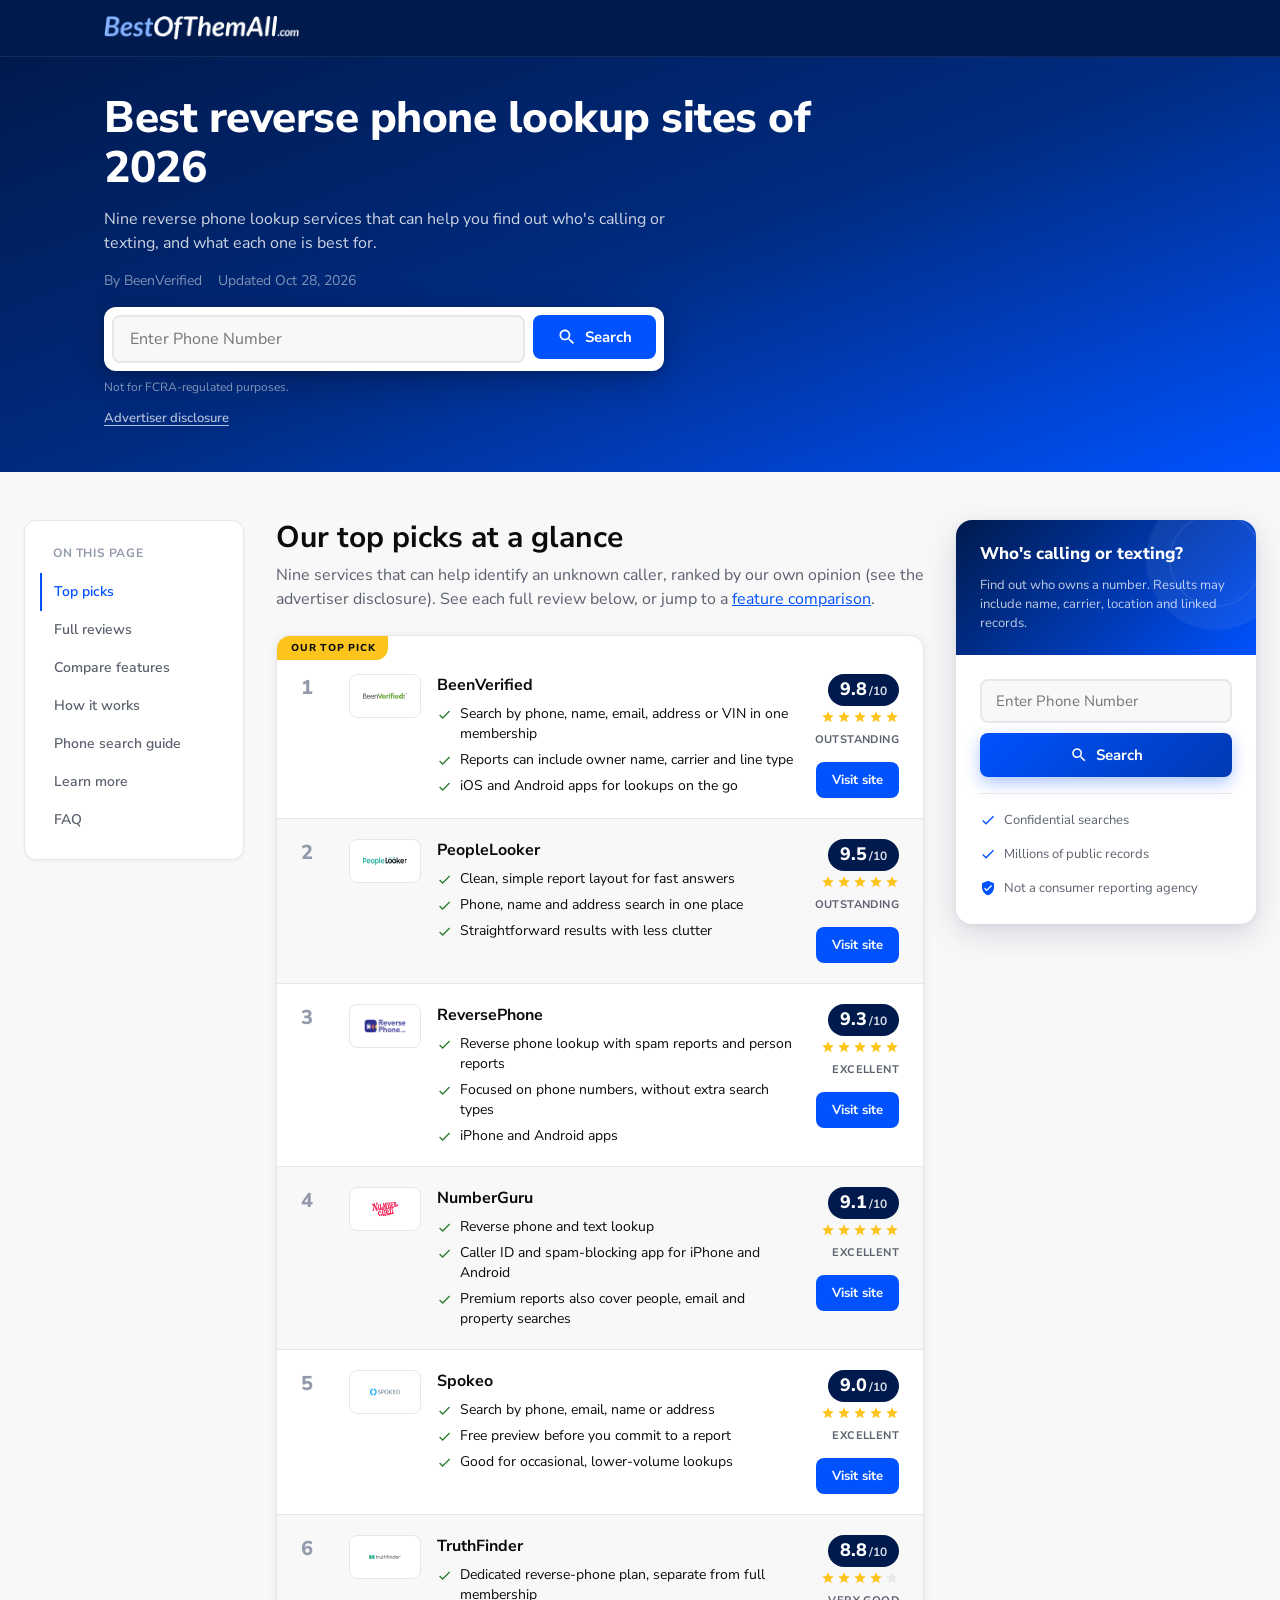
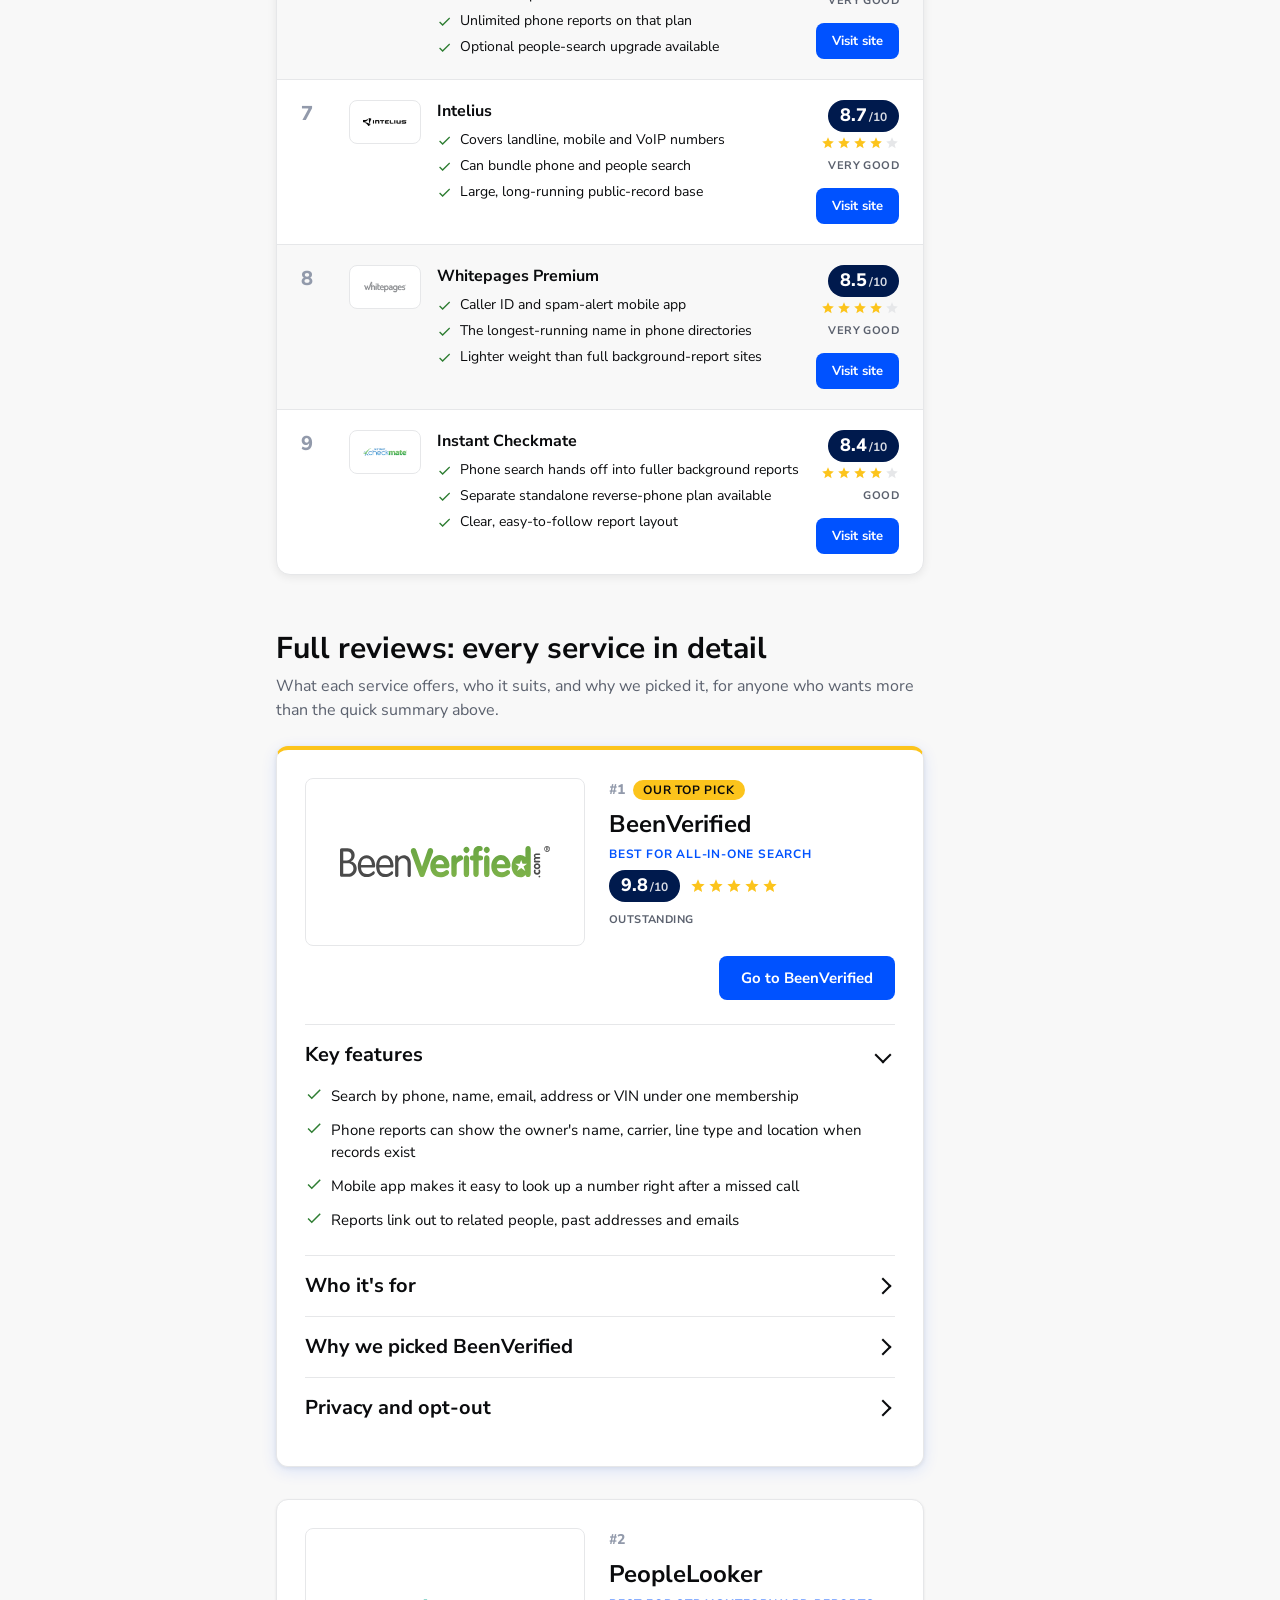
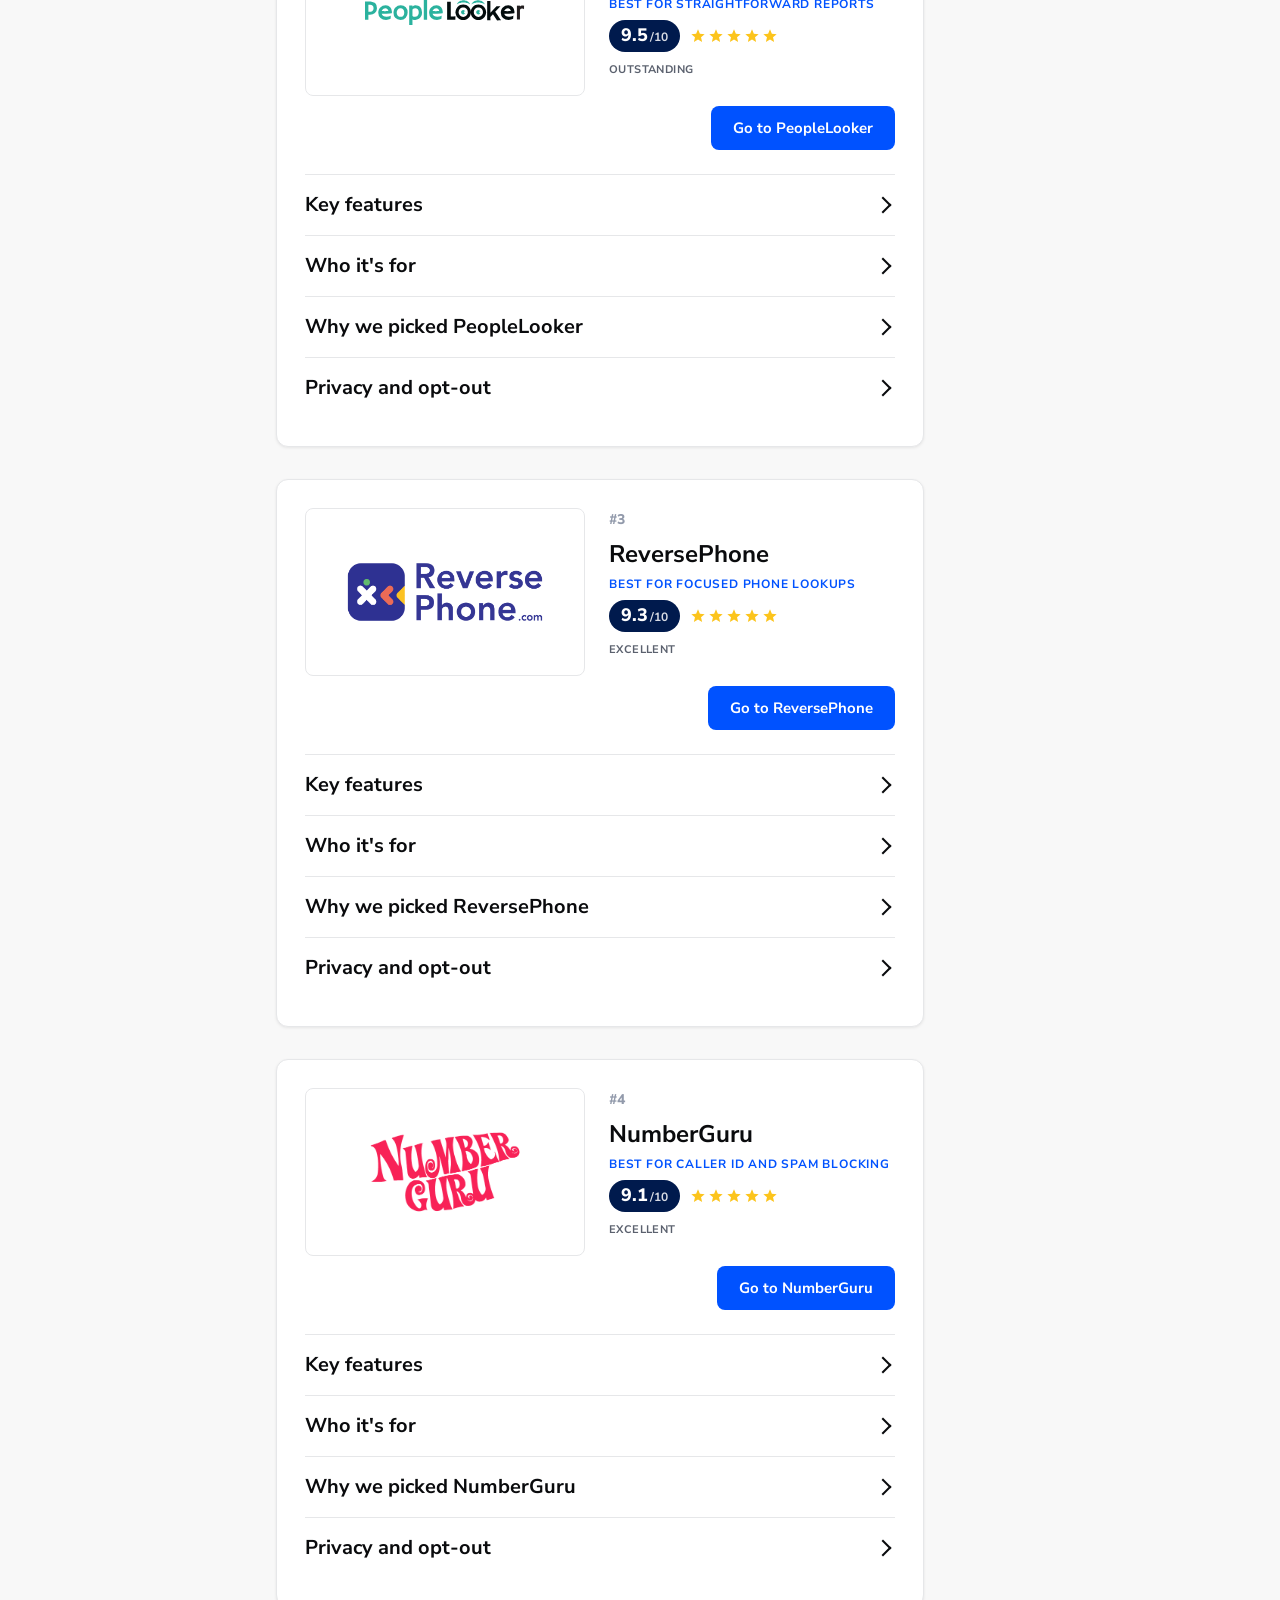
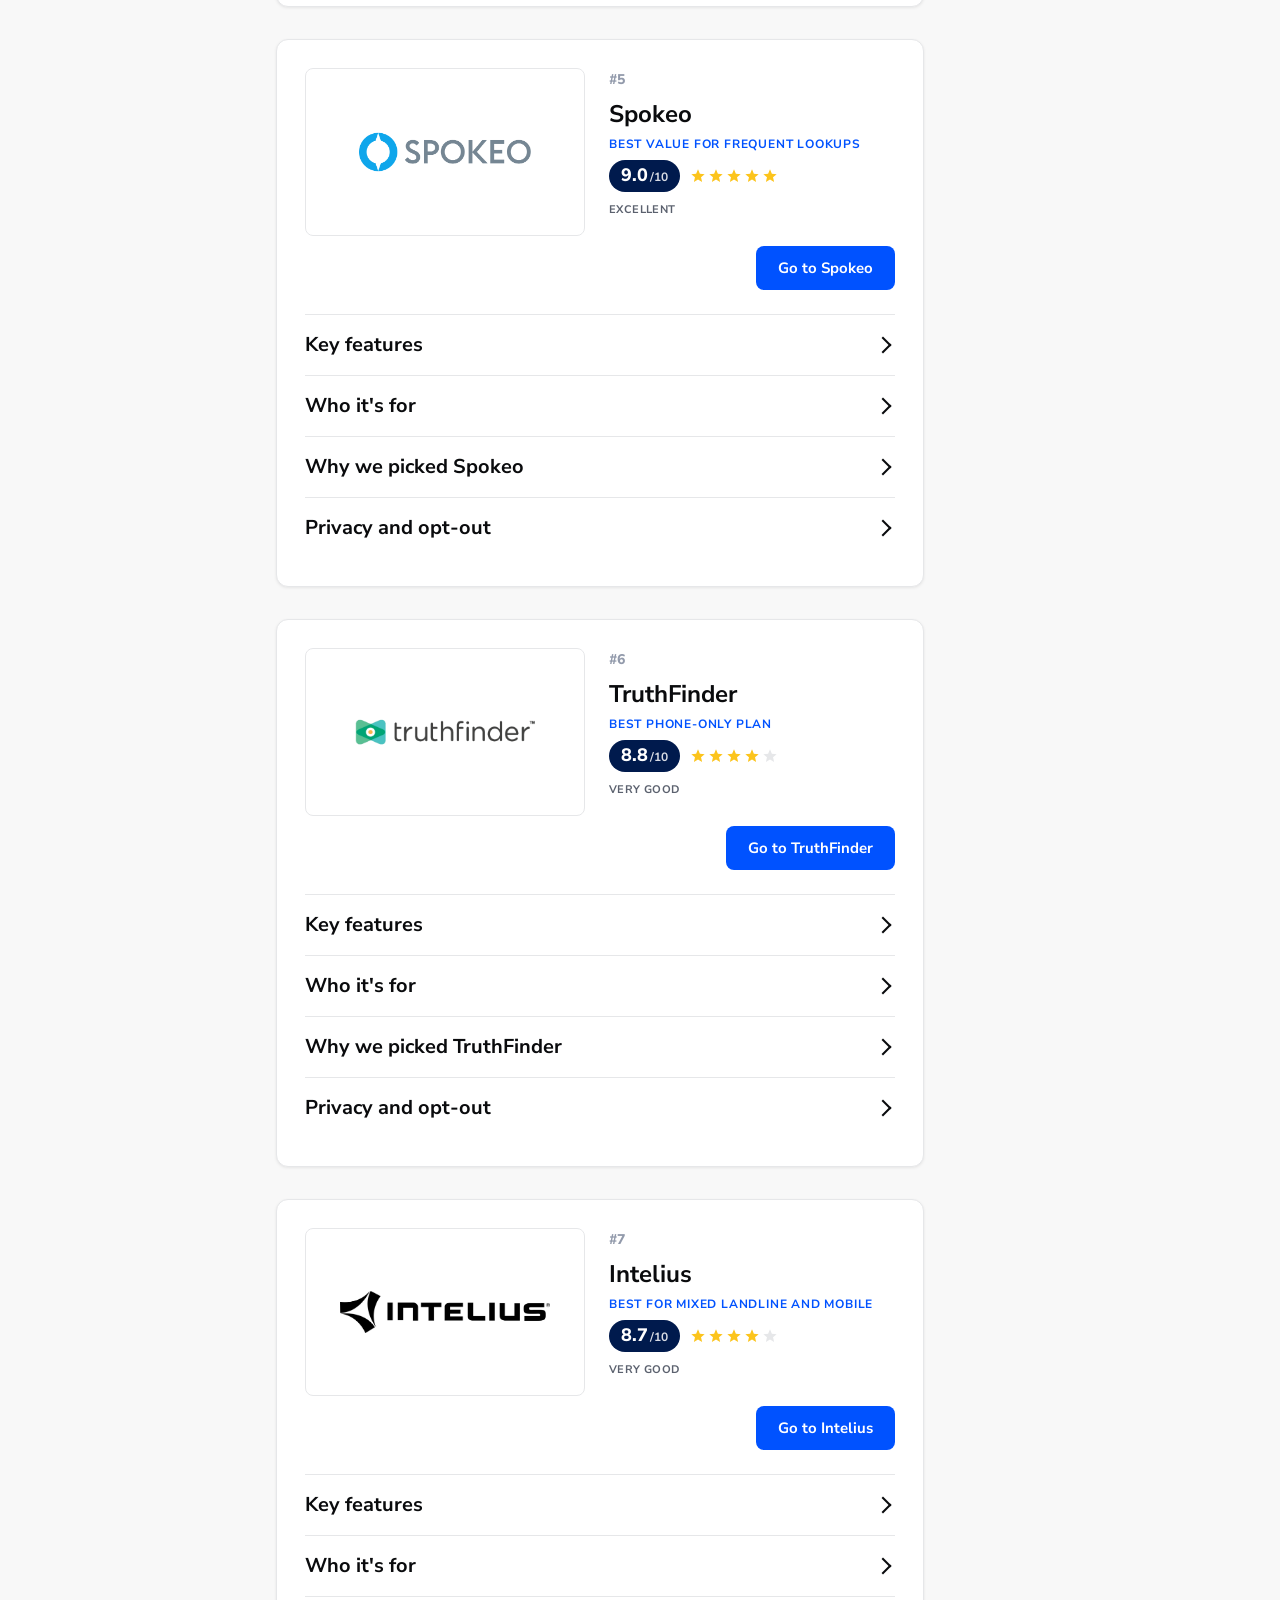
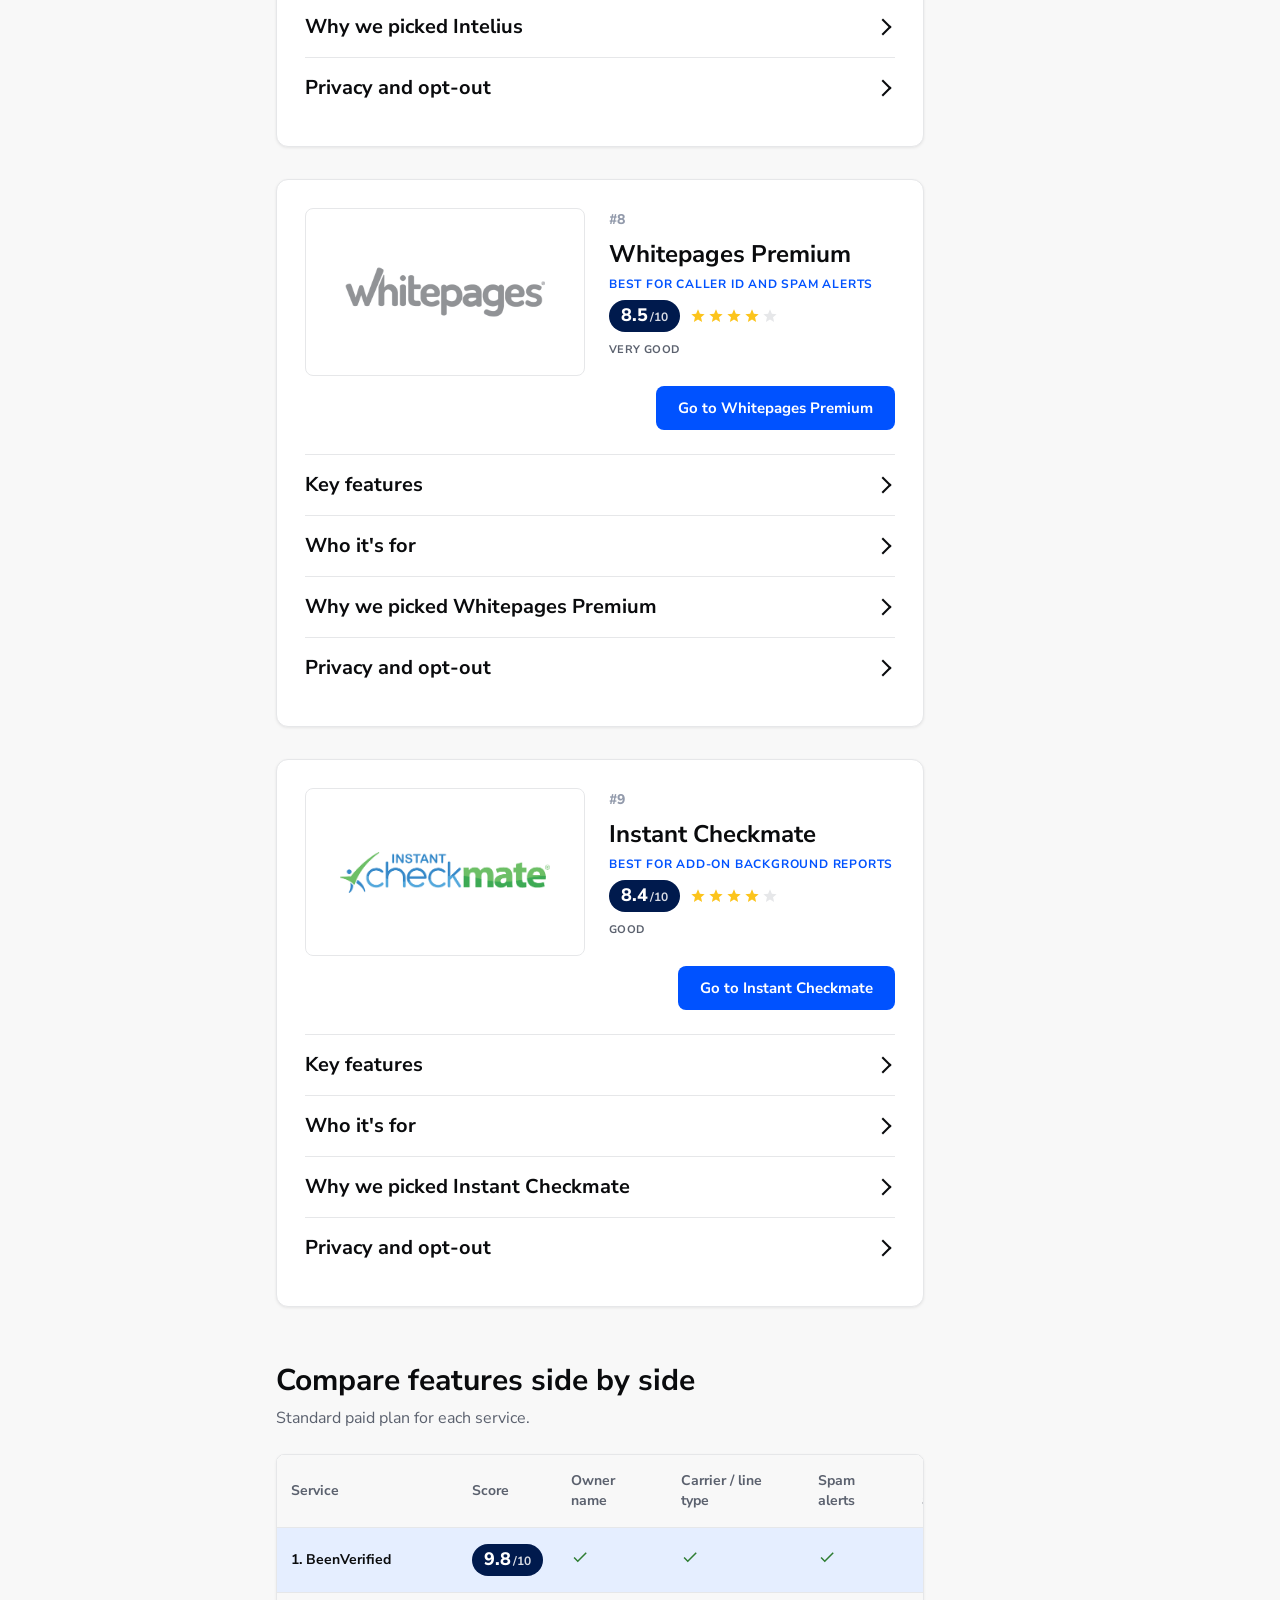
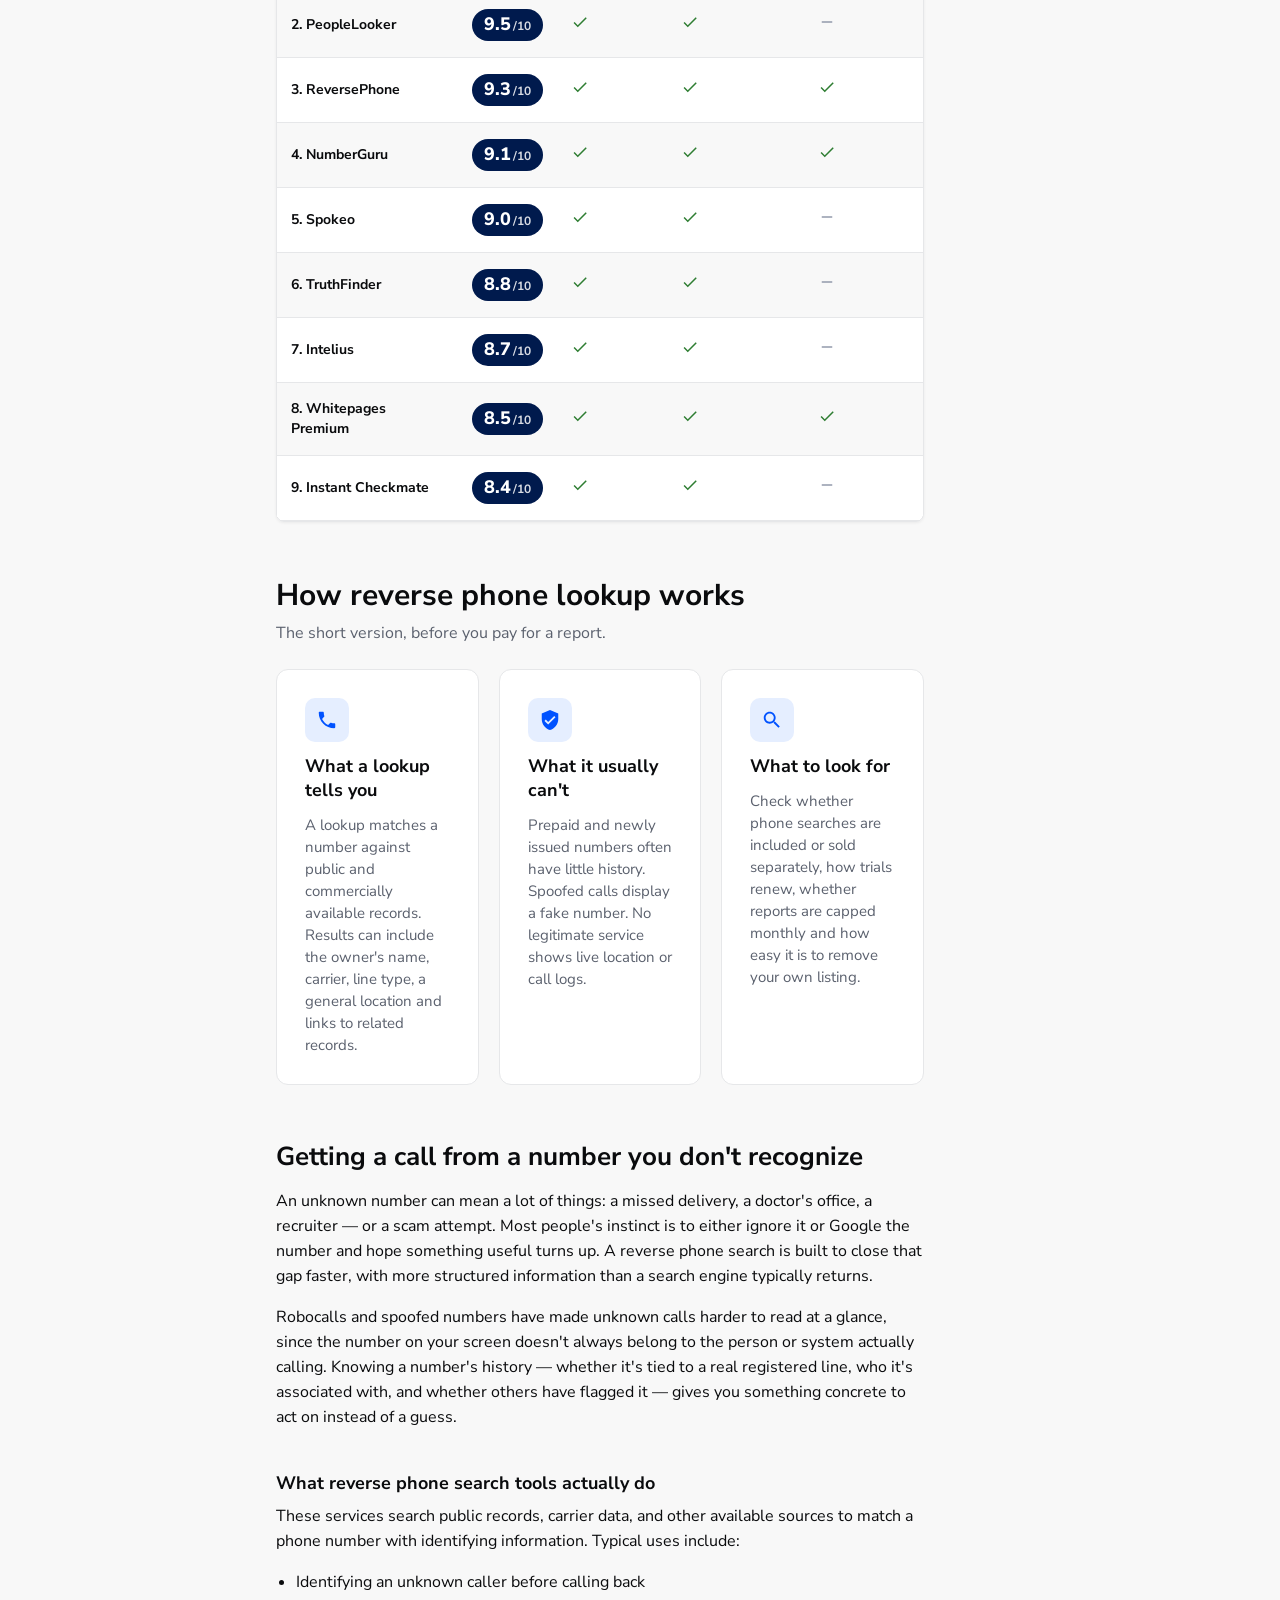
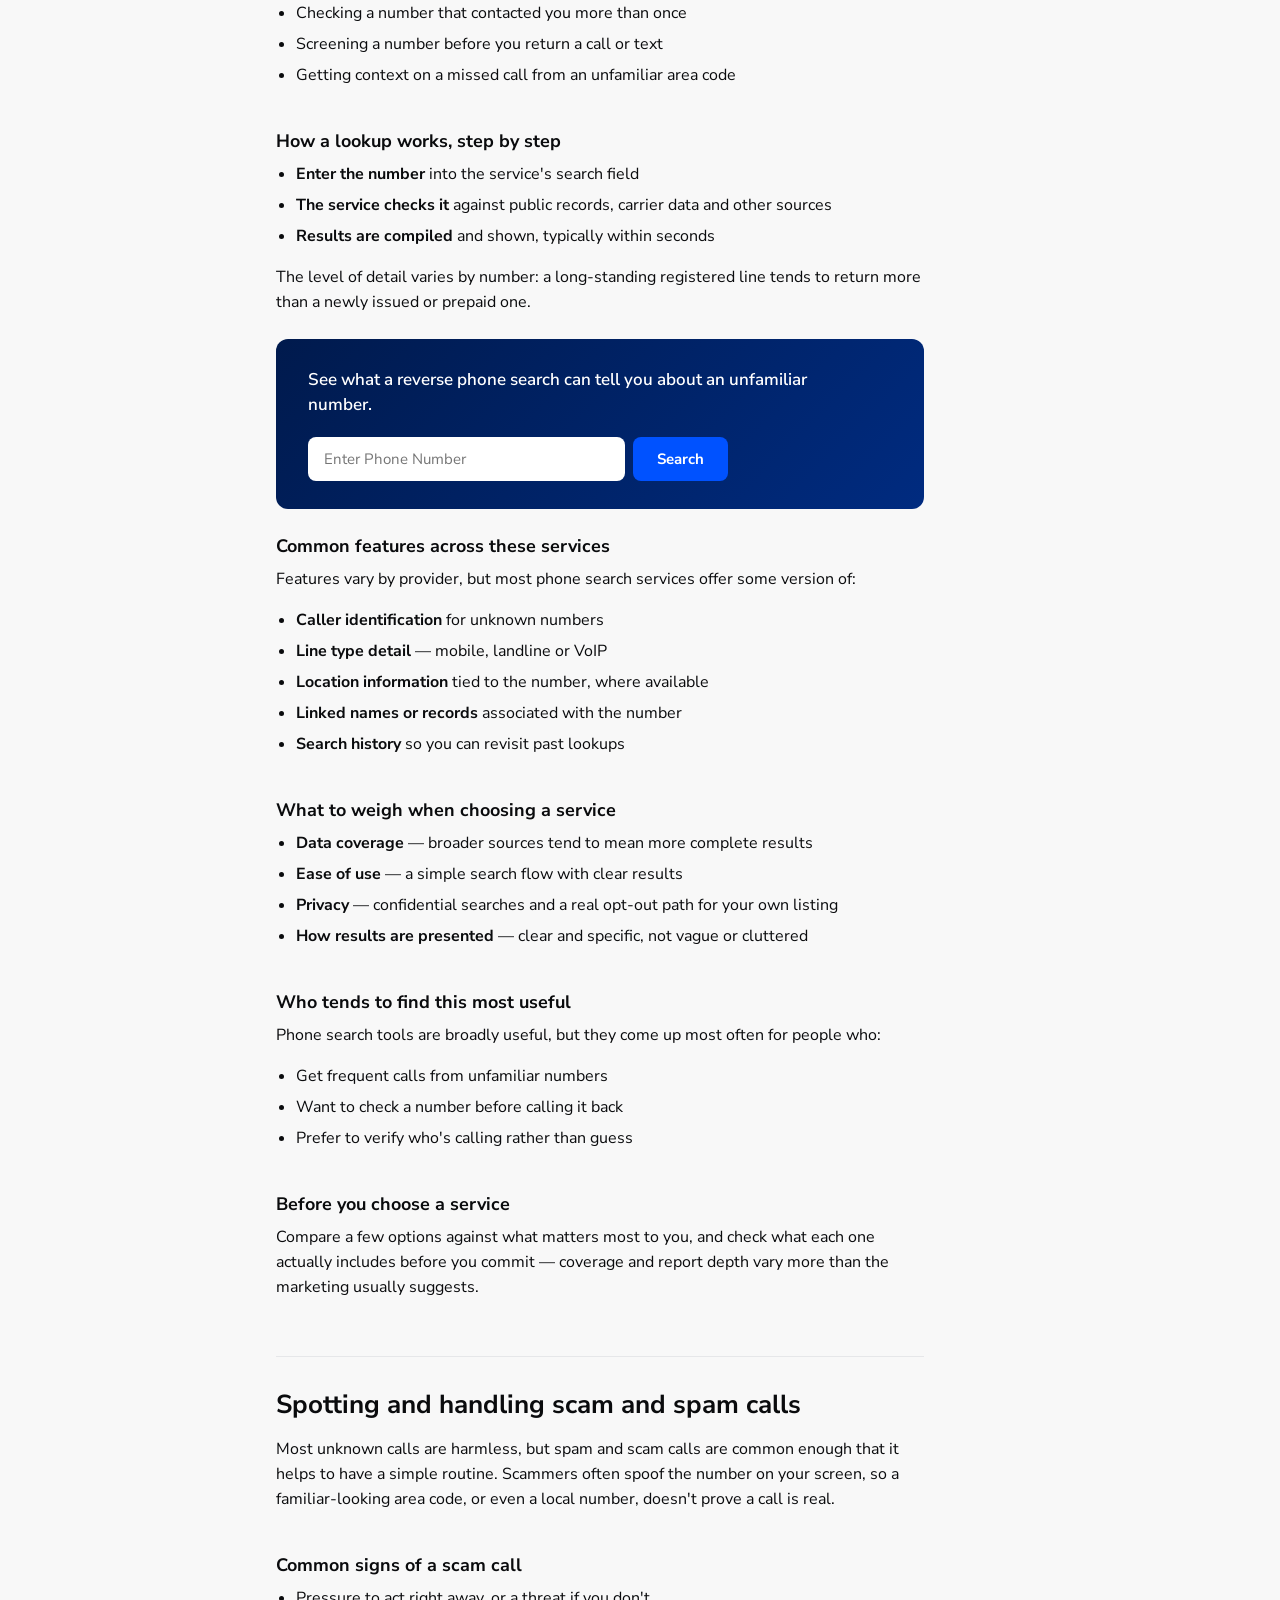
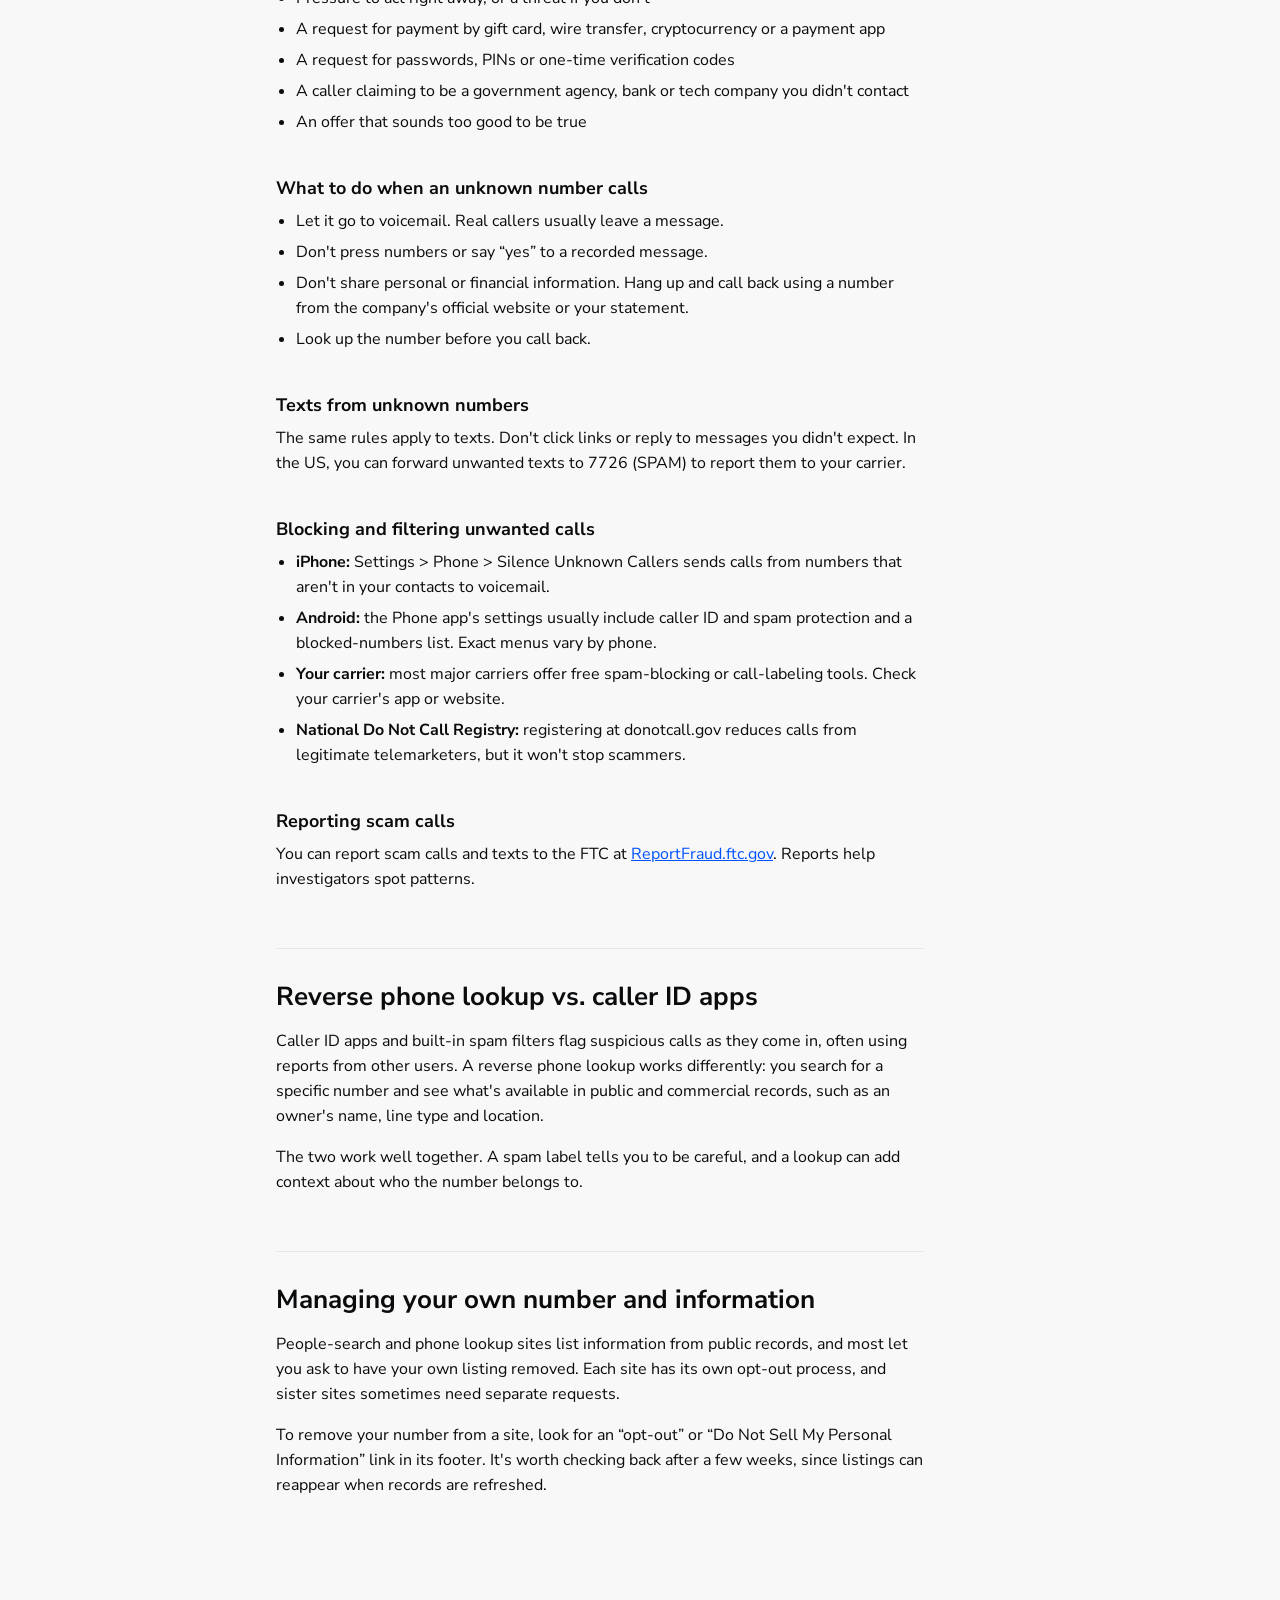
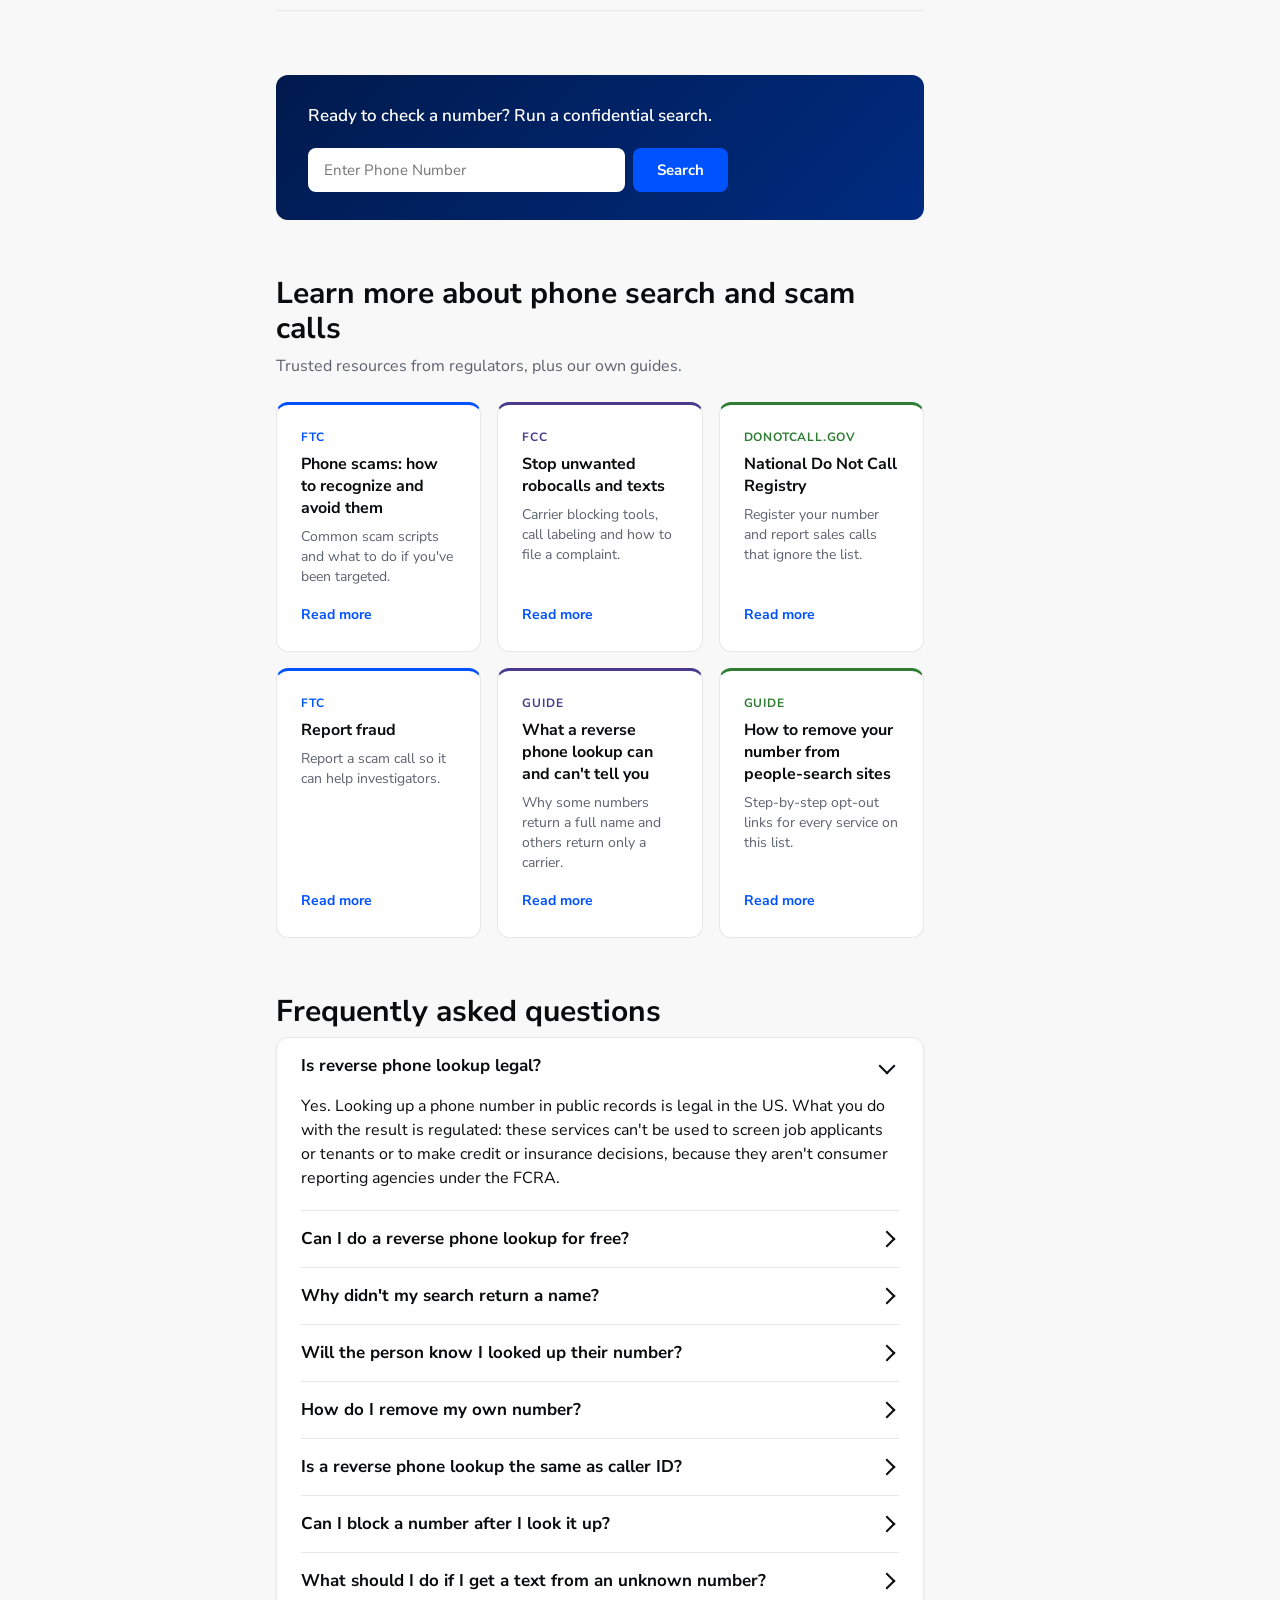
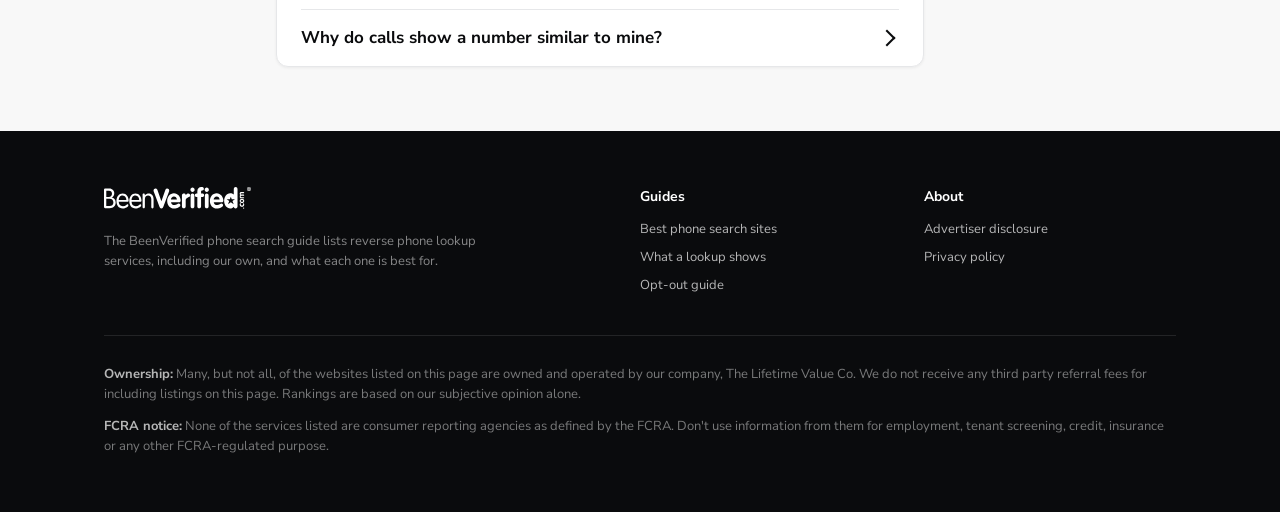
<file: index.html>
<!doctype html>
<html lang="en">
<head>
<meta name="robots" content="noindex, nofollow">
<meta charset="utf-8">
<meta name="viewport" content="width=device-width, initial-scale=1">
<title>Best reverse phone lookup sites of 2026</title>
<meta name="description" content="Nine reverse phone lookup services that can help you find out who's calling or texting, and what each one is best for.">
<link rel="preconnect" href="https://fonts.googleapis.com">
<link rel="preconnect" href="https://fonts.gstatic.com" crossorigin>
<link href="https://fonts.googleapis.com/css2?family=Nunito+Sans:wght@400;600;700;800&amp;display=swap" rel="stylesheet">
<link rel="stylesheet" href="css/tokens.css?v=69221364">
<link rel="stylesheet" href="css/page.css?v=7db96518">
</head>
<body>
<div id="top">

<header class="site-header">
  <div class="wrap site-header-in"><img class="site-logo" src="assets/bestofthemall.png" alt="BestofThemAll"></div>
</header>

<section class="hero">
  <div class="wrap hero-in">
    <h1 class="h1">Best reverse phone lookup sites of 2026</h1>
    <p class="hero-sub">Nine reverse phone lookup services that can help you find out who's calling or texting, and what each one is best for.</p>
    <div class="byline"><span>By BeenVerified</span><span>Updated Oct 28, 2026</span></div>
    <div class="hero-search">
      
<form role="search" class="search search-hero" action="https://www.beenverified.com/lp/596a06/1/landing" method="get" target="_blank" rel="noopener" data-loading-url="https://www.beenverified.com/lp/596a06/2/loading/2fa779">
  <label class="sr-only" for="phone">Phone number</label>
  <input id="phone" type="tel" inputmode="tel" autocomplete="tel-national" placeholder="Enter Phone Number">
  <button type="submit" class="btn btn-search"><svg class="ic " width="20" height="20" viewBox="0 0 24 24" aria-hidden="true"><path d="M15.5 14h-.79l-.28-.27C15.41 12.59 16 11.11 16 9.5 16 5.91 13.09 3 9.5 3S3 5.91 3 9.5 5.91 16 9.5 16c1.61 0 3.09-.59 4.23-1.57l.27.28v.79l5 4.99L20.49 19l-4.99-5zm-6 0C7.01 14 5 11.99 5 9.5S7.01 5 9.5 5 14 7.01 14 9.5 11.99 14 9.5 14z"/></svg> Search</button>
  <p class="search-error" id="phone-error" role="alert" hidden>Please enter a valid phone number, e.g. (212) 555-6789</p>
</form>
      <p class="hero-note">Not for FCRA-regulated purposes.</p>
    </div>
    <details class="disc" id="disclosure">
      <summary class="disc-sum">Advertiser disclosure</summary>
      <div class="disc-body"><p>Many, but not all, of the websites listed on this page are owned and operated by our company, The Lifetime Value Co. We do not receive any third party referral fees for including listings on this page.</p><p>Any opinions or recommendations expressed on this page are solely those of our company and are not influenced by any third party. Rankings are based on our subjective opinion alone. We do not feature all providers on the market.</p><p>We cannot guarantee that all information provided is necessarily 100% complete, accurate or up to date. The information which appears on this site is subject to change at any time.</p></div>
    </details>
  </div>
</section>

<nav aria-label="On this page" class="toc-horizontal">
  <div class="wrap toc-horizontal-in"><a href="#picks" class="tocnav-link" data-spy>Top picks</a><a href="#reviews" class="tocnav-link" data-spy>Reviews</a><a href="#compare" class="tocnav-link" data-spy>Compare</a><a href="#guide-what-it-shows" class="tocnav-link" data-spy>How it works</a><a href="#guide-opt-out" class="tocnav-link" data-spy>Guide</a><a href="#learn" class="tocnav-link" data-spy>Learn</a><a href="#faq" class="tocnav-link" data-spy>FAQ</a></div>
</nav>
<div class="sticky-cta">
  <div class="cta-in">
    <div class="cta-left"><svg class="ic cta-ic" width="18" height="18" viewBox="0 0 24 24" aria-hidden="true"><path d="M6.62 10.79c1.44 2.83 3.76 5.15 6.59 6.59l2.2-2.2c.27-.27.67-.36 1.02-.24 1.12.37 2.33.57 3.57.57.55 0 1 .45 1 1V20c0 .55-.45 1-1 1-9.39 0-17-7.61-17-17 0-.55.45-1 1-1h3.5c.55 0 1 .45 1 1 0 1.25.2 2.45.57 3.57.11.35.03.74-.25 1.02l-2.2 2.2z"/></svg><span class="cta-label">Know who's calling</span></div>
    <div class="cta-right">
      <a href="https://www.beenverified.com/lp/596a06/1/landing" target="_blank" rel="noopener" class="btn btn-cta"><svg class="ic " width="16" height="16" viewBox="0 0 24 24" aria-hidden="true"><path d="M15.5 14h-.79l-.28-.27C15.41 12.59 16 11.11 16 9.5 16 5.91 13.09 3 9.5 3S3 5.91 3 9.5 5.91 16 9.5 16c1.61 0 3.09-.59 4.23-1.57l.27.28v.79l5 4.99L20.49 19l-4.99-5zm-6 0C7.01 14 5 11.99 5 9.5S7.01 5 9.5 5 14 7.01 14 9.5 11.99 14 9.5 14z"/></svg> Search a number</a>
    </div>
  </div>
</div>
<nav aria-label="Table of contents" class="toc-mobile">
  <details>
    <summary>Table of contents<span class="chev" aria-hidden="true"></span></summary>
    <div class="toc-mobile-list"><a href="#picks" class="toc-mobile-link" data-spy>Top picks<span aria-hidden="true">&rarr;</span></a><a href="#reviews" class="toc-mobile-link" data-spy>Full reviews<span aria-hidden="true">&rarr;</span></a><a href="#compare" class="toc-mobile-link" data-spy>Compare features<span aria-hidden="true">&rarr;</span></a><a href="#guide-what-it-shows" class="toc-mobile-link" data-spy>How it works<span aria-hidden="true">&rarr;</span></a><a href="#guide-opt-out" class="toc-mobile-link" data-spy>Phone search guide<span aria-hidden="true">&rarr;</span></a><a href="#learn" class="toc-mobile-link" data-spy>Learn more<span aria-hidden="true">&rarr;</span></a><a href="#faq" class="toc-mobile-link" data-spy>FAQ<span aria-hidden="true">&rarr;</span></a></div>
  </details>
</nav>
<main class="content-grid">

<aside class="toc-col">
  <nav aria-label="Table of contents" class="toc-card">
    <span class="toc-card-title">On this page</span>
    <a href="#picks" class="toc-link" data-spy>Top picks</a><a href="#reviews" class="toc-link" data-spy>Full reviews</a><a href="#compare" class="toc-link" data-spy>Compare features</a><a href="#guide-what-it-shows" class="toc-link" data-spy>How it works</a><a href="#guide-opt-out" class="toc-link" data-spy>Phone search guide</a><a href="#learn" class="toc-link" data-spy>Learn more</a><a href="#faq" class="toc-link" data-spy>FAQ</a>
  </nav>
</aside>
<div class="main-col">

<section id="picks">
  <h2>Our top picks at a glance</h2>
  <p class="lede">Nine services that can help identify an unknown caller, ranked by our own opinion (see the advertiser disclosure). See each full review below, or jump to a <a href="#compare">feature comparison</a>.</p>
  <div class="picks">
      <div class="pick pick-first">
        <span class="pick-tag">Our top pick</span>
        <span class="pk-rank">1</span>
        <div class="pk-logo"><img src="assets/beenverified.svg" alt="BeenVerified"></div>
        <div class="pk-main">
          <span class="pk-name">BeenVerified</span>
          <ul class="pk-list"><li><svg class="ic ic-pro" width="15" height="15" viewBox="0 0 24 24" aria-hidden="true"><path d="M9 16.17 4.83 12l-1.42 1.41L9 19 21 7l-1.41-1.41z"/></svg><span>Search by phone, name, email, address or VIN in one membership</span></li><li><svg class="ic ic-pro" width="15" height="15" viewBox="0 0 24 24" aria-hidden="true"><path d="M9 16.17 4.83 12l-1.42 1.41L9 19 21 7l-1.41-1.41z"/></svg><span>Reports can include owner name, carrier and line type</span></li><li><svg class="ic ic-pro" width="15" height="15" viewBox="0 0 24 24" aria-hidden="true"><path d="M9 16.17 4.83 12l-1.42 1.41L9 19 21 7l-1.41-1.41z"/></svg><span>iOS and Android apps for lookups on the go</span></li></ul>
        </div>
        <div class="pk-side">
          <div class="pk-score"><span class="score-pill">9.8<span>/10</span></span><span class="pk-extra"><span class="stars" role="img" aria-label="9.8 out of 10"><svg class="ic star-on" width="14" height="14" viewBox="0 0 24 24" aria-hidden="true"><path d="M12 17.27 18.18 21l-1.64-7.03L22 9.24l-7.19-.61L12 2 9.19 8.63 2 9.24l5.46 4.73L5.82 21z"/></svg><svg class="ic star-on" width="14" height="14" viewBox="0 0 24 24" aria-hidden="true"><path d="M12 17.27 18.18 21l-1.64-7.03L22 9.24l-7.19-.61L12 2 9.19 8.63 2 9.24l5.46 4.73L5.82 21z"/></svg><svg class="ic star-on" width="14" height="14" viewBox="0 0 24 24" aria-hidden="true"><path d="M12 17.27 18.18 21l-1.64-7.03L22 9.24l-7.19-.61L12 2 9.19 8.63 2 9.24l5.46 4.73L5.82 21z"/></svg><svg class="ic star-on" width="14" height="14" viewBox="0 0 24 24" aria-hidden="true"><path d="M12 17.27 18.18 21l-1.64-7.03L22 9.24l-7.19-.61L12 2 9.19 8.63 2 9.24l5.46 4.73L5.82 21z"/></svg><svg class="ic star-on" width="14" height="14" viewBox="0 0 24 24" aria-hidden="true"><path d="M12 17.27 18.18 21l-1.64-7.03L22 9.24l-7.19-.61L12 2 9.19 8.63 2 9.24l5.46 4.73L5.82 21z"/></svg></span></span><span class="pk-extra score-label">Outstanding</span></div>
          <div class="pk-cta"><a href="https://www.beenverified.com/lp/596a06/1/landing" target="_blank" rel="noopener" class="btn btn-sm">Visit site</a></div>
        </div>
      </div>
      <div class="pick">
        
        <span class="pk-rank">2</span>
        <div class="pk-logo"><img src="assets/peoplelooker.svg" alt="PeopleLooker"></div>
        <div class="pk-main">
          <span class="pk-name">PeopleLooker</span>
          <ul class="pk-list"><li><svg class="ic ic-pro" width="15" height="15" viewBox="0 0 24 24" aria-hidden="true"><path d="M9 16.17 4.83 12l-1.42 1.41L9 19 21 7l-1.41-1.41z"/></svg><span>Clean, simple report layout for fast answers</span></li><li><svg class="ic ic-pro" width="15" height="15" viewBox="0 0 24 24" aria-hidden="true"><path d="M9 16.17 4.83 12l-1.42 1.41L9 19 21 7l-1.41-1.41z"/></svg><span>Phone, name and address search in one place</span></li><li><svg class="ic ic-pro" width="15" height="15" viewBox="0 0 24 24" aria-hidden="true"><path d="M9 16.17 4.83 12l-1.42 1.41L9 19 21 7l-1.41-1.41z"/></svg><span>Straightforward results with less clutter</span></li></ul>
        </div>
        <div class="pk-side">
          <div class="pk-score"><span class="score-pill">9.5<span>/10</span></span><span class="pk-extra"><span class="stars" role="img" aria-label="9.5 out of 10"><svg class="ic star-on" width="14" height="14" viewBox="0 0 24 24" aria-hidden="true"><path d="M12 17.27 18.18 21l-1.64-7.03L22 9.24l-7.19-.61L12 2 9.19 8.63 2 9.24l5.46 4.73L5.82 21z"/></svg><svg class="ic star-on" width="14" height="14" viewBox="0 0 24 24" aria-hidden="true"><path d="M12 17.27 18.18 21l-1.64-7.03L22 9.24l-7.19-.61L12 2 9.19 8.63 2 9.24l5.46 4.73L5.82 21z"/></svg><svg class="ic star-on" width="14" height="14" viewBox="0 0 24 24" aria-hidden="true"><path d="M12 17.27 18.18 21l-1.64-7.03L22 9.24l-7.19-.61L12 2 9.19 8.63 2 9.24l5.46 4.73L5.82 21z"/></svg><svg class="ic star-on" width="14" height="14" viewBox="0 0 24 24" aria-hidden="true"><path d="M12 17.27 18.18 21l-1.64-7.03L22 9.24l-7.19-.61L12 2 9.19 8.63 2 9.24l5.46 4.73L5.82 21z"/></svg><svg class="ic star-on" width="14" height="14" viewBox="0 0 24 24" aria-hidden="true"><path d="M12 17.27 18.18 21l-1.64-7.03L22 9.24l-7.19-.61L12 2 9.19 8.63 2 9.24l5.46 4.73L5.82 21z"/></svg></span></span><span class="pk-extra score-label">Outstanding</span></div>
          <div class="pk-cta"><a href="https://www.peoplelooker.com" target="_blank" rel="noopener" class="btn btn-sm">Visit site</a></div>
        </div>
      </div>
      <div class="pick">
        
        <span class="pk-rank">3</span>
        <div class="pk-logo"><img src="assets/reversephone.png" alt="ReversePhone"></div>
        <div class="pk-main">
          <span class="pk-name">ReversePhone</span>
          <ul class="pk-list"><li><svg class="ic ic-pro" width="15" height="15" viewBox="0 0 24 24" aria-hidden="true"><path d="M9 16.17 4.83 12l-1.42 1.41L9 19 21 7l-1.41-1.41z"/></svg><span>Reverse phone lookup with spam reports and person reports</span></li><li><svg class="ic ic-pro" width="15" height="15" viewBox="0 0 24 24" aria-hidden="true"><path d="M9 16.17 4.83 12l-1.42 1.41L9 19 21 7l-1.41-1.41z"/></svg><span>Focused on phone numbers, without extra search types</span></li><li><svg class="ic ic-pro" width="15" height="15" viewBox="0 0 24 24" aria-hidden="true"><path d="M9 16.17 4.83 12l-1.42 1.41L9 19 21 7l-1.41-1.41z"/></svg><span>iPhone and Android apps</span></li></ul>
        </div>
        <div class="pk-side">
          <div class="pk-score"><span class="score-pill">9.3<span>/10</span></span><span class="pk-extra"><span class="stars" role="img" aria-label="9.3 out of 10"><svg class="ic star-on" width="14" height="14" viewBox="0 0 24 24" aria-hidden="true"><path d="M12 17.27 18.18 21l-1.64-7.03L22 9.24l-7.19-.61L12 2 9.19 8.63 2 9.24l5.46 4.73L5.82 21z"/></svg><svg class="ic star-on" width="14" height="14" viewBox="0 0 24 24" aria-hidden="true"><path d="M12 17.27 18.18 21l-1.64-7.03L22 9.24l-7.19-.61L12 2 9.19 8.63 2 9.24l5.46 4.73L5.82 21z"/></svg><svg class="ic star-on" width="14" height="14" viewBox="0 0 24 24" aria-hidden="true"><path d="M12 17.27 18.18 21l-1.64-7.03L22 9.24l-7.19-.61L12 2 9.19 8.63 2 9.24l5.46 4.73L5.82 21z"/></svg><svg class="ic star-on" width="14" height="14" viewBox="0 0 24 24" aria-hidden="true"><path d="M12 17.27 18.18 21l-1.64-7.03L22 9.24l-7.19-.61L12 2 9.19 8.63 2 9.24l5.46 4.73L5.82 21z"/></svg><svg class="ic star-on" width="14" height="14" viewBox="0 0 24 24" aria-hidden="true"><path d="M12 17.27 18.18 21l-1.64-7.03L22 9.24l-7.19-.61L12 2 9.19 8.63 2 9.24l5.46 4.73L5.82 21z"/></svg></span></span><span class="pk-extra score-label">Excellent</span></div>
          <div class="pk-cta"><a href="https://www.reversephone.com" target="_blank" rel="noopener" class="btn btn-sm">Visit site</a></div>
        </div>
      </div>
      <div class="pick">
        
        <span class="pk-rank">4</span>
        <div class="pk-logo"><img src="assets/numberguru.png" alt="NumberGuru"></div>
        <div class="pk-main">
          <span class="pk-name">NumberGuru</span>
          <ul class="pk-list"><li><svg class="ic ic-pro" width="15" height="15" viewBox="0 0 24 24" aria-hidden="true"><path d="M9 16.17 4.83 12l-1.42 1.41L9 19 21 7l-1.41-1.41z"/></svg><span>Reverse phone and text lookup</span></li><li><svg class="ic ic-pro" width="15" height="15" viewBox="0 0 24 24" aria-hidden="true"><path d="M9 16.17 4.83 12l-1.42 1.41L9 19 21 7l-1.41-1.41z"/></svg><span>Caller ID and spam-blocking app for iPhone and Android</span></li><li><svg class="ic ic-pro" width="15" height="15" viewBox="0 0 24 24" aria-hidden="true"><path d="M9 16.17 4.83 12l-1.42 1.41L9 19 21 7l-1.41-1.41z"/></svg><span>Premium reports also cover people, email and property searches</span></li></ul>
        </div>
        <div class="pk-side">
          <div class="pk-score"><span class="score-pill">9.1<span>/10</span></span><span class="pk-extra"><span class="stars" role="img" aria-label="9.1 out of 10"><svg class="ic star-on" width="14" height="14" viewBox="0 0 24 24" aria-hidden="true"><path d="M12 17.27 18.18 21l-1.64-7.03L22 9.24l-7.19-.61L12 2 9.19 8.63 2 9.24l5.46 4.73L5.82 21z"/></svg><svg class="ic star-on" width="14" height="14" viewBox="0 0 24 24" aria-hidden="true"><path d="M12 17.27 18.18 21l-1.64-7.03L22 9.24l-7.19-.61L12 2 9.19 8.63 2 9.24l5.46 4.73L5.82 21z"/></svg><svg class="ic star-on" width="14" height="14" viewBox="0 0 24 24" aria-hidden="true"><path d="M12 17.27 18.18 21l-1.64-7.03L22 9.24l-7.19-.61L12 2 9.19 8.63 2 9.24l5.46 4.73L5.82 21z"/></svg><svg class="ic star-on" width="14" height="14" viewBox="0 0 24 24" aria-hidden="true"><path d="M12 17.27 18.18 21l-1.64-7.03L22 9.24l-7.19-.61L12 2 9.19 8.63 2 9.24l5.46 4.73L5.82 21z"/></svg><svg class="ic star-on" width="14" height="14" viewBox="0 0 24 24" aria-hidden="true"><path d="M12 17.27 18.18 21l-1.64-7.03L22 9.24l-7.19-.61L12 2 9.19 8.63 2 9.24l5.46 4.73L5.82 21z"/></svg></span></span><span class="pk-extra score-label">Excellent</span></div>
          <div class="pk-cta"><a href="https://www.numberguru.com" target="_blank" rel="noopener" class="btn btn-sm">Visit site</a></div>
        </div>
      </div>
      <div class="pick">
        
        <span class="pk-rank">5</span>
        <div class="pk-logo"><img src="assets/spokeo.png" alt="Spokeo"></div>
        <div class="pk-main">
          <span class="pk-name">Spokeo</span>
          <ul class="pk-list"><li><svg class="ic ic-pro" width="15" height="15" viewBox="0 0 24 24" aria-hidden="true"><path d="M9 16.17 4.83 12l-1.42 1.41L9 19 21 7l-1.41-1.41z"/></svg><span>Search by phone, email, name or address</span></li><li><svg class="ic ic-pro" width="15" height="15" viewBox="0 0 24 24" aria-hidden="true"><path d="M9 16.17 4.83 12l-1.42 1.41L9 19 21 7l-1.41-1.41z"/></svg><span>Free preview before you commit to a report</span></li><li><svg class="ic ic-pro" width="15" height="15" viewBox="0 0 24 24" aria-hidden="true"><path d="M9 16.17 4.83 12l-1.42 1.41L9 19 21 7l-1.41-1.41z"/></svg><span>Good for occasional, lower-volume lookups</span></li></ul>
        </div>
        <div class="pk-side">
          <div class="pk-score"><span class="score-pill">9.0<span>/10</span></span><span class="pk-extra"><span class="stars" role="img" aria-label="9.0 out of 10"><svg class="ic star-on" width="14" height="14" viewBox="0 0 24 24" aria-hidden="true"><path d="M12 17.27 18.18 21l-1.64-7.03L22 9.24l-7.19-.61L12 2 9.19 8.63 2 9.24l5.46 4.73L5.82 21z"/></svg><svg class="ic star-on" width="14" height="14" viewBox="0 0 24 24" aria-hidden="true"><path d="M12 17.27 18.18 21l-1.64-7.03L22 9.24l-7.19-.61L12 2 9.19 8.63 2 9.24l5.46 4.73L5.82 21z"/></svg><svg class="ic star-on" width="14" height="14" viewBox="0 0 24 24" aria-hidden="true"><path d="M12 17.27 18.18 21l-1.64-7.03L22 9.24l-7.19-.61L12 2 9.19 8.63 2 9.24l5.46 4.73L5.82 21z"/></svg><svg class="ic star-on" width="14" height="14" viewBox="0 0 24 24" aria-hidden="true"><path d="M12 17.27 18.18 21l-1.64-7.03L22 9.24l-7.19-.61L12 2 9.19 8.63 2 9.24l5.46 4.73L5.82 21z"/></svg><svg class="ic star-on" width="14" height="14" viewBox="0 0 24 24" aria-hidden="true"><path d="M12 17.27 18.18 21l-1.64-7.03L22 9.24l-7.19-.61L12 2 9.19 8.63 2 9.24l5.46 4.73L5.82 21z"/></svg></span></span><span class="pk-extra score-label">Excellent</span></div>
          <div class="pk-cta"><a href="https://www.spokeo.com" target="_blank" rel="nofollow noopener" class="btn btn-sm">Visit site</a></div>
        </div>
      </div>
      <div class="pick">
        
        <span class="pk-rank">6</span>
        <div class="pk-logo"><img src="assets/truthfinder.png" alt="TruthFinder"></div>
        <div class="pk-main">
          <span class="pk-name">TruthFinder</span>
          <ul class="pk-list"><li><svg class="ic ic-pro" width="15" height="15" viewBox="0 0 24 24" aria-hidden="true"><path d="M9 16.17 4.83 12l-1.42 1.41L9 19 21 7l-1.41-1.41z"/></svg><span>Dedicated reverse-phone plan, separate from full membership</span></li><li><svg class="ic ic-pro" width="15" height="15" viewBox="0 0 24 24" aria-hidden="true"><path d="M9 16.17 4.83 12l-1.42 1.41L9 19 21 7l-1.41-1.41z"/></svg><span>Unlimited phone reports on that plan</span></li><li><svg class="ic ic-pro" width="15" height="15" viewBox="0 0 24 24" aria-hidden="true"><path d="M9 16.17 4.83 12l-1.42 1.41L9 19 21 7l-1.41-1.41z"/></svg><span>Optional people-search upgrade available</span></li></ul>
        </div>
        <div class="pk-side">
          <div class="pk-score"><span class="score-pill">8.8<span>/10</span></span><span class="pk-extra"><span class="stars" role="img" aria-label="8.8 out of 10"><svg class="ic star-on" width="14" height="14" viewBox="0 0 24 24" aria-hidden="true"><path d="M12 17.27 18.18 21l-1.64-7.03L22 9.24l-7.19-.61L12 2 9.19 8.63 2 9.24l5.46 4.73L5.82 21z"/></svg><svg class="ic star-on" width="14" height="14" viewBox="0 0 24 24" aria-hidden="true"><path d="M12 17.27 18.18 21l-1.64-7.03L22 9.24l-7.19-.61L12 2 9.19 8.63 2 9.24l5.46 4.73L5.82 21z"/></svg><svg class="ic star-on" width="14" height="14" viewBox="0 0 24 24" aria-hidden="true"><path d="M12 17.27 18.18 21l-1.64-7.03L22 9.24l-7.19-.61L12 2 9.19 8.63 2 9.24l5.46 4.73L5.82 21z"/></svg><svg class="ic star-on" width="14" height="14" viewBox="0 0 24 24" aria-hidden="true"><path d="M12 17.27 18.18 21l-1.64-7.03L22 9.24l-7.19-.61L12 2 9.19 8.63 2 9.24l5.46 4.73L5.82 21z"/></svg><svg class="ic star-off" width="14" height="14" viewBox="0 0 24 24" aria-hidden="true"><path d="M12 17.27 18.18 21l-1.64-7.03L22 9.24l-7.19-.61L12 2 9.19 8.63 2 9.24l5.46 4.73L5.82 21z"/></svg></span></span><span class="pk-extra score-label">Very good</span></div>
          <div class="pk-cta"><a href="https://www.truthfinder.com" target="_blank" rel="nofollow noopener" class="btn btn-sm">Visit site</a></div>
        </div>
      </div>
      <div class="pick">
        
        <span class="pk-rank">7</span>
        <div class="pk-logo"><img src="assets/intelius.png" alt="Intelius"></div>
        <div class="pk-main">
          <span class="pk-name">Intelius</span>
          <ul class="pk-list"><li><svg class="ic ic-pro" width="15" height="15" viewBox="0 0 24 24" aria-hidden="true"><path d="M9 16.17 4.83 12l-1.42 1.41L9 19 21 7l-1.41-1.41z"/></svg><span>Covers landline, mobile and VoIP numbers</span></li><li><svg class="ic ic-pro" width="15" height="15" viewBox="0 0 24 24" aria-hidden="true"><path d="M9 16.17 4.83 12l-1.42 1.41L9 19 21 7l-1.41-1.41z"/></svg><span>Can bundle phone and people search</span></li><li><svg class="ic ic-pro" width="15" height="15" viewBox="0 0 24 24" aria-hidden="true"><path d="M9 16.17 4.83 12l-1.42 1.41L9 19 21 7l-1.41-1.41z"/></svg><span>Large, long-running public-record base</span></li></ul>
        </div>
        <div class="pk-side">
          <div class="pk-score"><span class="score-pill">8.7<span>/10</span></span><span class="pk-extra"><span class="stars" role="img" aria-label="8.7 out of 10"><svg class="ic star-on" width="14" height="14" viewBox="0 0 24 24" aria-hidden="true"><path d="M12 17.27 18.18 21l-1.64-7.03L22 9.24l-7.19-.61L12 2 9.19 8.63 2 9.24l5.46 4.73L5.82 21z"/></svg><svg class="ic star-on" width="14" height="14" viewBox="0 0 24 24" aria-hidden="true"><path d="M12 17.27 18.18 21l-1.64-7.03L22 9.24l-7.19-.61L12 2 9.19 8.63 2 9.24l5.46 4.73L5.82 21z"/></svg><svg class="ic star-on" width="14" height="14" viewBox="0 0 24 24" aria-hidden="true"><path d="M12 17.27 18.18 21l-1.64-7.03L22 9.24l-7.19-.61L12 2 9.19 8.63 2 9.24l5.46 4.73L5.82 21z"/></svg><svg class="ic star-on" width="14" height="14" viewBox="0 0 24 24" aria-hidden="true"><path d="M12 17.27 18.18 21l-1.64-7.03L22 9.24l-7.19-.61L12 2 9.19 8.63 2 9.24l5.46 4.73L5.82 21z"/></svg><svg class="ic star-off" width="14" height="14" viewBox="0 0 24 24" aria-hidden="true"><path d="M12 17.27 18.18 21l-1.64-7.03L22 9.24l-7.19-.61L12 2 9.19 8.63 2 9.24l5.46 4.73L5.82 21z"/></svg></span></span><span class="pk-extra score-label">Very good</span></div>
          <div class="pk-cta"><a href="https://www.intelius.com" target="_blank" rel="nofollow noopener" class="btn btn-sm">Visit site</a></div>
        </div>
      </div>
      <div class="pick">
        
        <span class="pk-rank">8</span>
        <div class="pk-logo"><img src="assets/whitepages.png" alt="Whitepages Premium"></div>
        <div class="pk-main">
          <span class="pk-name">Whitepages Premium</span>
          <ul class="pk-list"><li><svg class="ic ic-pro" width="15" height="15" viewBox="0 0 24 24" aria-hidden="true"><path d="M9 16.17 4.83 12l-1.42 1.41L9 19 21 7l-1.41-1.41z"/></svg><span>Caller ID and spam-alert mobile app</span></li><li><svg class="ic ic-pro" width="15" height="15" viewBox="0 0 24 24" aria-hidden="true"><path d="M9 16.17 4.83 12l-1.42 1.41L9 19 21 7l-1.41-1.41z"/></svg><span>The longest-running name in phone directories</span></li><li><svg class="ic ic-pro" width="15" height="15" viewBox="0 0 24 24" aria-hidden="true"><path d="M9 16.17 4.83 12l-1.42 1.41L9 19 21 7l-1.41-1.41z"/></svg><span>Lighter weight than full background-report sites</span></li></ul>
        </div>
        <div class="pk-side">
          <div class="pk-score"><span class="score-pill">8.5<span>/10</span></span><span class="pk-extra"><span class="stars" role="img" aria-label="8.5 out of 10"><svg class="ic star-on" width="14" height="14" viewBox="0 0 24 24" aria-hidden="true"><path d="M12 17.27 18.18 21l-1.64-7.03L22 9.24l-7.19-.61L12 2 9.19 8.63 2 9.24l5.46 4.73L5.82 21z"/></svg><svg class="ic star-on" width="14" height="14" viewBox="0 0 24 24" aria-hidden="true"><path d="M12 17.27 18.18 21l-1.64-7.03L22 9.24l-7.19-.61L12 2 9.19 8.63 2 9.24l5.46 4.73L5.82 21z"/></svg><svg class="ic star-on" width="14" height="14" viewBox="0 0 24 24" aria-hidden="true"><path d="M12 17.27 18.18 21l-1.64-7.03L22 9.24l-7.19-.61L12 2 9.19 8.63 2 9.24l5.46 4.73L5.82 21z"/></svg><svg class="ic star-on" width="14" height="14" viewBox="0 0 24 24" aria-hidden="true"><path d="M12 17.27 18.18 21l-1.64-7.03L22 9.24l-7.19-.61L12 2 9.19 8.63 2 9.24l5.46 4.73L5.82 21z"/></svg><svg class="ic star-off" width="14" height="14" viewBox="0 0 24 24" aria-hidden="true"><path d="M12 17.27 18.18 21l-1.64-7.03L22 9.24l-7.19-.61L12 2 9.19 8.63 2 9.24l5.46 4.73L5.82 21z"/></svg></span></span><span class="pk-extra score-label">Very good</span></div>
          <div class="pk-cta"><a href="https://www.whitepages.com" target="_blank" rel="nofollow noopener" class="btn btn-sm">Visit site</a></div>
        </div>
      </div>
      <div class="pick">
        
        <span class="pk-rank">9</span>
        <div class="pk-logo"><img src="assets/instant-checkmate.png" alt="Instant Checkmate"></div>
        <div class="pk-main">
          <span class="pk-name">Instant Checkmate</span>
          <ul class="pk-list"><li><svg class="ic ic-pro" width="15" height="15" viewBox="0 0 24 24" aria-hidden="true"><path d="M9 16.17 4.83 12l-1.42 1.41L9 19 21 7l-1.41-1.41z"/></svg><span>Phone search hands off into fuller background reports</span></li><li><svg class="ic ic-pro" width="15" height="15" viewBox="0 0 24 24" aria-hidden="true"><path d="M9 16.17 4.83 12l-1.42 1.41L9 19 21 7l-1.41-1.41z"/></svg><span>Separate standalone reverse-phone plan available</span></li><li><svg class="ic ic-pro" width="15" height="15" viewBox="0 0 24 24" aria-hidden="true"><path d="M9 16.17 4.83 12l-1.42 1.41L9 19 21 7l-1.41-1.41z"/></svg><span>Clear, easy-to-follow report layout</span></li></ul>
        </div>
        <div class="pk-side">
          <div class="pk-score"><span class="score-pill">8.4<span>/10</span></span><span class="pk-extra"><span class="stars" role="img" aria-label="8.4 out of 10"><svg class="ic star-on" width="14" height="14" viewBox="0 0 24 24" aria-hidden="true"><path d="M12 17.27 18.18 21l-1.64-7.03L22 9.24l-7.19-.61L12 2 9.19 8.63 2 9.24l5.46 4.73L5.82 21z"/></svg><svg class="ic star-on" width="14" height="14" viewBox="0 0 24 24" aria-hidden="true"><path d="M12 17.27 18.18 21l-1.64-7.03L22 9.24l-7.19-.61L12 2 9.19 8.63 2 9.24l5.46 4.73L5.82 21z"/></svg><svg class="ic star-on" width="14" height="14" viewBox="0 0 24 24" aria-hidden="true"><path d="M12 17.27 18.18 21l-1.64-7.03L22 9.24l-7.19-.61L12 2 9.19 8.63 2 9.24l5.46 4.73L5.82 21z"/></svg><svg class="ic star-on" width="14" height="14" viewBox="0 0 24 24" aria-hidden="true"><path d="M12 17.27 18.18 21l-1.64-7.03L22 9.24l-7.19-.61L12 2 9.19 8.63 2 9.24l5.46 4.73L5.82 21z"/></svg><svg class="ic star-off" width="14" height="14" viewBox="0 0 24 24" aria-hidden="true"><path d="M12 17.27 18.18 21l-1.64-7.03L22 9.24l-7.19-.61L12 2 9.19 8.63 2 9.24l5.46 4.73L5.82 21z"/></svg></span></span><span class="pk-extra score-label">Good</span></div>
          <div class="pk-cta"><a href="https://www.instantcheckmate.com" target="_blank" rel="nofollow noopener" class="btn btn-sm">Visit site</a></div>
        </div>
      </div></div>
</section>

<section id="reviews">
  <h2>Full reviews: every service in detail</h2>
  <p class="lede">What each service offers, who it suits, and why we picked it, for anyone who wants more than the quick summary above.</p>
  <div class="cards">
    <article id="beenverified" class="pcard pcard-top">
      <div class="cardhead">
        <div class="card-logo"><img src="assets/beenverified.svg" alt="BeenVerified"></div>
        <div class="card-info">
          <div class="card-tags"><span class="card-rank">#1</span><span class="badge">Our top pick</span></div>
          <h3>BeenVerified</h3>
          <span class="overline">Best for all-in-one search</span>
          <span class="card-score"><span class="card-score-row"><span class="score-pill">9.8<span>/10</span></span><span class="stars" role="img" aria-label="9.8 out of 10"><svg class="ic star-on" width="16" height="16" viewBox="0 0 24 24" aria-hidden="true"><path d="M12 17.27 18.18 21l-1.64-7.03L22 9.24l-7.19-.61L12 2 9.19 8.63 2 9.24l5.46 4.73L5.82 21z"/></svg><svg class="ic star-on" width="16" height="16" viewBox="0 0 24 24" aria-hidden="true"><path d="M12 17.27 18.18 21l-1.64-7.03L22 9.24l-7.19-.61L12 2 9.19 8.63 2 9.24l5.46 4.73L5.82 21z"/></svg><svg class="ic star-on" width="16" height="16" viewBox="0 0 24 24" aria-hidden="true"><path d="M12 17.27 18.18 21l-1.64-7.03L22 9.24l-7.19-.61L12 2 9.19 8.63 2 9.24l5.46 4.73L5.82 21z"/></svg><svg class="ic star-on" width="16" height="16" viewBox="0 0 24 24" aria-hidden="true"><path d="M12 17.27 18.18 21l-1.64-7.03L22 9.24l-7.19-.61L12 2 9.19 8.63 2 9.24l5.46 4.73L5.82 21z"/></svg><svg class="ic star-on" width="16" height="16" viewBox="0 0 24 24" aria-hidden="true"><path d="M12 17.27 18.18 21l-1.64-7.03L22 9.24l-7.19-.61L12 2 9.19 8.63 2 9.24l5.46 4.73L5.82 21z"/></svg></span></span><span class="score-label">Outstanding</span></span>
          <div class="card-cta"><a href="https://www.beenverified.com/lp/596a06/1/landing" target="_blank" rel="noopener" class="btn btn-md">Go to BeenVerified</a></div>
        </div>
      </div>
      <details class="acc" open><summary class="acc-sum">Key features<span class="chev" aria-hidden="true"></span></summary><div class="acc-body"><ul class="kf"><li><svg class="ic ic-pro" width="18" height="18" viewBox="0 0 24 24" aria-hidden="true"><path d="M9 16.17 4.83 12l-1.42 1.41L9 19 21 7l-1.41-1.41z"/></svg><span>Search by phone, name, email, address or VIN under one membership</span></li><li><svg class="ic ic-pro" width="18" height="18" viewBox="0 0 24 24" aria-hidden="true"><path d="M9 16.17 4.83 12l-1.42 1.41L9 19 21 7l-1.41-1.41z"/></svg><span>Phone reports can show the owner's name, carrier, line type and location when records exist</span></li><li><svg class="ic ic-pro" width="18" height="18" viewBox="0 0 24 24" aria-hidden="true"><path d="M9 16.17 4.83 12l-1.42 1.41L9 19 21 7l-1.41-1.41z"/></svg><span>Mobile app makes it easy to look up a number right after a missed call</span></li><li><svg class="ic ic-pro" width="18" height="18" viewBox="0 0 24 24" aria-hidden="true"><path d="M9 16.17 4.83 12l-1.42 1.41L9 19 21 7l-1.41-1.41z"/></svg><span>Reports link out to related people, past addresses and emails</span></li></ul></div></details>
      <details class="acc"><summary class="acc-sum">Who it's for<span class="chev" aria-hidden="true"></span></summary><div class="acc-body"><p>People who get unknown calls regularly and want more than a name: past addresses, related contacts and social profiles tied to a number.</p></div></details>
      <details class="acc"><summary class="acc-sum">Why we picked BeenVerified<span class="chev" aria-hidden="true"></span></summary><div class="acc-body"><p>It covers landlines, mobile and VoIP numbers in one search, and the same membership unlocks people, email, address and vehicle searches, so one unknown number can lead to fuller context.</p></div></details>
      <details class="acc"><summary class="acc-sum">Privacy and opt-out<span class="chev" aria-hidden="true"></span></summary><div class="acc-body"><p>Searches are confidential: the person you look up isn't notified. Anyone can request removal of their own record through BeenVerified's opt-out page.</p></div></details>
    </article>
    <article id="peoplelooker" class="pcard">
      <div class="cardhead">
        <div class="card-logo"><img src="assets/peoplelooker.svg" alt="PeopleLooker"></div>
        <div class="card-info">
          <div class="card-tags"><span class="card-rank">#2</span></div>
          <h3>PeopleLooker</h3>
          <span class="overline">Best for straightforward reports</span>
          <span class="card-score"><span class="card-score-row"><span class="score-pill">9.5<span>/10</span></span><span class="stars" role="img" aria-label="9.5 out of 10"><svg class="ic star-on" width="16" height="16" viewBox="0 0 24 24" aria-hidden="true"><path d="M12 17.27 18.18 21l-1.64-7.03L22 9.24l-7.19-.61L12 2 9.19 8.63 2 9.24l5.46 4.73L5.82 21z"/></svg><svg class="ic star-on" width="16" height="16" viewBox="0 0 24 24" aria-hidden="true"><path d="M12 17.27 18.18 21l-1.64-7.03L22 9.24l-7.19-.61L12 2 9.19 8.63 2 9.24l5.46 4.73L5.82 21z"/></svg><svg class="ic star-on" width="16" height="16" viewBox="0 0 24 24" aria-hidden="true"><path d="M12 17.27 18.18 21l-1.64-7.03L22 9.24l-7.19-.61L12 2 9.19 8.63 2 9.24l5.46 4.73L5.82 21z"/></svg><svg class="ic star-on" width="16" height="16" viewBox="0 0 24 24" aria-hidden="true"><path d="M12 17.27 18.18 21l-1.64-7.03L22 9.24l-7.19-.61L12 2 9.19 8.63 2 9.24l5.46 4.73L5.82 21z"/></svg><svg class="ic star-on" width="16" height="16" viewBox="0 0 24 24" aria-hidden="true"><path d="M12 17.27 18.18 21l-1.64-7.03L22 9.24l-7.19-.61L12 2 9.19 8.63 2 9.24l5.46 4.73L5.82 21z"/></svg></span></span><span class="score-label">Outstanding</span></span>
          <div class="card-cta"><a href="https://www.peoplelooker.com" target="_blank" rel="noopener" class="btn btn-md">Go to PeopleLooker</a></div>
        </div>
      </div>
      <details class="acc"><summary class="acc-sum">Key features<span class="chev" aria-hidden="true"></span></summary><div class="acc-body"><ul class="kf"><li><svg class="ic ic-pro" width="18" height="18" viewBox="0 0 24 24" aria-hidden="true"><path d="M9 16.17 4.83 12l-1.42 1.41L9 19 21 7l-1.41-1.41z"/></svg><span>Clean, simple report layout that is easy to scan</span></li><li><svg class="ic ic-pro" width="18" height="18" viewBox="0 0 24 24" aria-hidden="true"><path d="M9 16.17 4.83 12l-1.42 1.41L9 19 21 7l-1.41-1.41z"/></svg><span>Phone, name and address searches in one place</span></li><li><svg class="ic ic-pro" width="18" height="18" viewBox="0 0 24 24" aria-hidden="true"><path d="M9 16.17 4.83 12l-1.42 1.41L9 19 21 7l-1.41-1.41z"/></svg><span>Fast results on most landline and mobile numbers</span></li></ul></div></details>
      <details class="acc"><summary class="acc-sum">Who it's for<span class="chev" aria-hidden="true"></span></summary><div class="acc-body"><p>People who want a simple answer to who called, without a lot of extra report sections.</p></div></details>
      <details class="acc"><summary class="acc-sum">Why we picked PeopleLooker<span class="chev" aria-hidden="true"></span></summary><div class="acc-body"><p>Its reports are shorter and less cluttered than most competitors, which suits one-off lookups.</p></div></details>
      <details class="acc"><summary class="acc-sum">Privacy and opt-out<span class="chev" aria-hidden="true"></span></summary><div class="acc-body"><p>Searches are confidential. People can remove their own listing through the opt-out page.</p></div></details>
    </article>
    <article id="reversephone" class="pcard">
      <div class="cardhead">
        <div class="card-logo"><img src="assets/reversephone.png" alt="ReversePhone"></div>
        <div class="card-info">
          <div class="card-tags"><span class="card-rank">#3</span></div>
          <h3>ReversePhone</h3>
          <span class="overline">Best for focused phone lookups</span>
          <span class="card-score"><span class="card-score-row"><span class="score-pill">9.3<span>/10</span></span><span class="stars" role="img" aria-label="9.3 out of 10"><svg class="ic star-on" width="16" height="16" viewBox="0 0 24 24" aria-hidden="true"><path d="M12 17.27 18.18 21l-1.64-7.03L22 9.24l-7.19-.61L12 2 9.19 8.63 2 9.24l5.46 4.73L5.82 21z"/></svg><svg class="ic star-on" width="16" height="16" viewBox="0 0 24 24" aria-hidden="true"><path d="M12 17.27 18.18 21l-1.64-7.03L22 9.24l-7.19-.61L12 2 9.19 8.63 2 9.24l5.46 4.73L5.82 21z"/></svg><svg class="ic star-on" width="16" height="16" viewBox="0 0 24 24" aria-hidden="true"><path d="M12 17.27 18.18 21l-1.64-7.03L22 9.24l-7.19-.61L12 2 9.19 8.63 2 9.24l5.46 4.73L5.82 21z"/></svg><svg class="ic star-on" width="16" height="16" viewBox="0 0 24 24" aria-hidden="true"><path d="M12 17.27 18.18 21l-1.64-7.03L22 9.24l-7.19-.61L12 2 9.19 8.63 2 9.24l5.46 4.73L5.82 21z"/></svg><svg class="ic star-on" width="16" height="16" viewBox="0 0 24 24" aria-hidden="true"><path d="M12 17.27 18.18 21l-1.64-7.03L22 9.24l-7.19-.61L12 2 9.19 8.63 2 9.24l5.46 4.73L5.82 21z"/></svg></span></span><span class="score-label">Excellent</span></span>
          <div class="card-cta"><a href="https://www.reversephone.com" target="_blank" rel="noopener" class="btn btn-md">Go to ReversePhone</a></div>
        </div>
      </div>
      <details class="acc"><summary class="acc-sum">Key features<span class="chev" aria-hidden="true"></span></summary><div class="acc-body"><ul class="kf"><li><svg class="ic ic-pro" width="18" height="18" viewBox="0 0 24 24" aria-hidden="true"><path d="M9 16.17 4.83 12l-1.42 1.41L9 19 21 7l-1.41-1.41z"/></svg><span>Reverse phone lookup to identify unknown callers</span></li><li><svg class="ic ic-pro" width="18" height="18" viewBox="0 0 24 24" aria-hidden="true"><path d="M9 16.17 4.83 12l-1.42 1.41L9 19 21 7l-1.41-1.41z"/></svg><span>Spam reports on numbers</span></li><li><svg class="ic ic-pro" width="18" height="18" viewBox="0 0 24 24" aria-hidden="true"><path d="M9 16.17 4.83 12l-1.42 1.41L9 19 21 7l-1.41-1.41z"/></svg><span>Person reports with more detail on a number's owner</span></li><li><svg class="ic ic-pro" width="18" height="18" viewBox="0 0 24 24" aria-hidden="true"><path d="M9 16.17 4.83 12l-1.42 1.41L9 19 21 7l-1.41-1.41z"/></svg><span>iPhone and Android apps</span></li></ul></div></details>
      <details class="acc"><summary class="acc-sum">Who it's for<span class="chev" aria-hidden="true"></span></summary><div class="acc-body"><p>People who mainly want to identify a caller or text sender and don't need a broader people-search tool.</p></div></details>
      <details class="acc"><summary class="acc-sum">Why we picked ReversePhone<span class="chev" aria-hidden="true"></span></summary><div class="acc-body"><p>A phone-focused service with spam reporting and mobile apps. ReversePhone is one of our brands.</p></div></details>
      <details class="acc"><summary class="acc-sum">Privacy and opt-out<span class="chev" aria-hidden="true"></span></summary><div class="acc-body"><p>Searches are confidential. See ReversePhone's privacy policy for how to manage your own information.</p></div></details>
    </article>
    <article id="numberguru" class="pcard">
      <div class="cardhead">
        <div class="card-logo"><img src="assets/numberguru.png" alt="NumberGuru"></div>
        <div class="card-info">
          <div class="card-tags"><span class="card-rank">#4</span></div>
          <h3>NumberGuru</h3>
          <span class="overline">Best for caller ID and spam blocking</span>
          <span class="card-score"><span class="card-score-row"><span class="score-pill">9.1<span>/10</span></span><span class="stars" role="img" aria-label="9.1 out of 10"><svg class="ic star-on" width="16" height="16" viewBox="0 0 24 24" aria-hidden="true"><path d="M12 17.27 18.18 21l-1.64-7.03L22 9.24l-7.19-.61L12 2 9.19 8.63 2 9.24l5.46 4.73L5.82 21z"/></svg><svg class="ic star-on" width="16" height="16" viewBox="0 0 24 24" aria-hidden="true"><path d="M12 17.27 18.18 21l-1.64-7.03L22 9.24l-7.19-.61L12 2 9.19 8.63 2 9.24l5.46 4.73L5.82 21z"/></svg><svg class="ic star-on" width="16" height="16" viewBox="0 0 24 24" aria-hidden="true"><path d="M12 17.27 18.18 21l-1.64-7.03L22 9.24l-7.19-.61L12 2 9.19 8.63 2 9.24l5.46 4.73L5.82 21z"/></svg><svg class="ic star-on" width="16" height="16" viewBox="0 0 24 24" aria-hidden="true"><path d="M12 17.27 18.18 21l-1.64-7.03L22 9.24l-7.19-.61L12 2 9.19 8.63 2 9.24l5.46 4.73L5.82 21z"/></svg><svg class="ic star-on" width="16" height="16" viewBox="0 0 24 24" aria-hidden="true"><path d="M12 17.27 18.18 21l-1.64-7.03L22 9.24l-7.19-.61L12 2 9.19 8.63 2 9.24l5.46 4.73L5.82 21z"/></svg></span></span><span class="score-label">Excellent</span></span>
          <div class="card-cta"><a href="https://www.numberguru.com" target="_blank" rel="noopener" class="btn btn-md">Go to NumberGuru</a></div>
        </div>
      </div>
      <details class="acc"><summary class="acc-sum">Key features<span class="chev" aria-hidden="true"></span></summary><div class="acc-body"><ul class="kf"><li><svg class="ic ic-pro" width="18" height="18" viewBox="0 0 24 24" aria-hidden="true"><path d="M9 16.17 4.83 12l-1.42 1.41L9 19 21 7l-1.41-1.41z"/></svg><span>Reverse phone and text-message sender lookup</span></li><li><svg class="ic ic-pro" width="18" height="18" viewBox="0 0 24 24" aria-hidden="true"><path d="M9 16.17 4.83 12l-1.42 1.41L9 19 21 7l-1.41-1.41z"/></svg><span>Caller ID and spam blocking in its mobile app</span></li><li><svg class="ic ic-pro" width="18" height="18" viewBox="0 0 24 24" aria-hidden="true"><path d="M9 16.17 4.83 12l-1.42 1.41L9 19 21 7l-1.41-1.41z"/></svg><span>Premium reports for people, email and property searches</span></li><li><svg class="ic ic-pro" width="18" height="18" viewBox="0 0 24 24" aria-hidden="true"><path d="M9 16.17 4.83 12l-1.42 1.41L9 19 21 7l-1.41-1.41z"/></svg><span>Long-running phone lookup app, launched in 2011</span></li></ul></div></details>
      <details class="acc"><summary class="acc-sum">Who it's for<span class="chev" aria-hidden="true"></span></summary><div class="acc-body"><p>People who want caller ID and spam blocking in an app, with optional deeper reports when they need them.</p></div></details>
      <details class="acc"><summary class="acc-sum">Why we picked NumberGuru<span class="chev" aria-hidden="true"></span></summary><div class="acc-body"><p>A long-running phone lookup app with built-in spam blocking. NumberGuru is one of our brands.</p></div></details>
      <details class="acc"><summary class="acc-sum">Privacy and opt-out<span class="chev" aria-hidden="true"></span></summary><div class="acc-body"><p>Searches are confidential. NumberGuru offers an opt-out process for your own information; see its privacy policy.</p></div></details>
    </article>
    <article id="spokeo" class="pcard">
      <div class="cardhead">
        <div class="card-logo"><img src="assets/spokeo.png" alt="Spokeo"></div>
        <div class="card-info">
          <div class="card-tags"><span class="card-rank">#5</span></div>
          <h3>Spokeo</h3>
          <span class="overline">Best value for frequent lookups</span>
          <span class="card-score"><span class="card-score-row"><span class="score-pill">9.0<span>/10</span></span><span class="stars" role="img" aria-label="9.0 out of 10"><svg class="ic star-on" width="16" height="16" viewBox="0 0 24 24" aria-hidden="true"><path d="M12 17.27 18.18 21l-1.64-7.03L22 9.24l-7.19-.61L12 2 9.19 8.63 2 9.24l5.46 4.73L5.82 21z"/></svg><svg class="ic star-on" width="16" height="16" viewBox="0 0 24 24" aria-hidden="true"><path d="M12 17.27 18.18 21l-1.64-7.03L22 9.24l-7.19-.61L12 2 9.19 8.63 2 9.24l5.46 4.73L5.82 21z"/></svg><svg class="ic star-on" width="16" height="16" viewBox="0 0 24 24" aria-hidden="true"><path d="M12 17.27 18.18 21l-1.64-7.03L22 9.24l-7.19-.61L12 2 9.19 8.63 2 9.24l5.46 4.73L5.82 21z"/></svg><svg class="ic star-on" width="16" height="16" viewBox="0 0 24 24" aria-hidden="true"><path d="M12 17.27 18.18 21l-1.64-7.03L22 9.24l-7.19-.61L12 2 9.19 8.63 2 9.24l5.46 4.73L5.82 21z"/></svg><svg class="ic star-on" width="16" height="16" viewBox="0 0 24 24" aria-hidden="true"><path d="M12 17.27 18.18 21l-1.64-7.03L22 9.24l-7.19-.61L12 2 9.19 8.63 2 9.24l5.46 4.73L5.82 21z"/></svg></span></span><span class="score-label">Excellent</span></span>
          <div class="card-cta"><a href="https://www.spokeo.com" target="_blank" rel="nofollow noopener" class="btn btn-md">Go to Spokeo</a></div>
        </div>
      </div>
      <details class="acc"><summary class="acc-sum">Key features<span class="chev" aria-hidden="true"></span></summary><div class="acc-body"><ul class="kf"><li><svg class="ic ic-pro" width="18" height="18" viewBox="0 0 24 24" aria-hidden="true"><path d="M9 16.17 4.83 12l-1.42 1.41L9 19 21 7l-1.41-1.41z"/></svg><span>Affordable membership, with multi-month discounts</span></li><li><svg class="ic ic-pro" width="18" height="18" viewBox="0 0 24 24" aria-hidden="true"><path d="M9 16.17 4.83 12l-1.42 1.41L9 19 21 7l-1.41-1.41z"/></svg><span>Search by phone, email, name or address</span></li><li><svg class="ic ic-pro" width="18" height="18" viewBox="0 0 24 24" aria-hidden="true"><path d="M9 16.17 4.83 12l-1.42 1.41L9 19 21 7l-1.41-1.41z"/></svg><span>Free search shows a basic preview before you pay</span></li></ul></div></details>
      <details class="acc"><summary class="acc-sum">Who it's for<span class="chev" aria-hidden="true"></span></summary><div class="acc-body"><p>Budget-minded people who check several numbers a month.</p></div></details>
      <details class="acc"><summary class="acc-sum">Why we picked Spokeo<span class="chev" aria-hidden="true"></span></summary><div class="acc-body"><p>It offers one of the most affordable full people-search memberships, and phone searches are included.</p></div></details>
      <details class="acc"><summary class="acc-sum">Privacy and opt-out<span class="chev" aria-hidden="true"></span></summary><div class="acc-body"><p>Searches are confidential. Spokeo offers an opt-out form for your own listing.</p></div></details>
    </article>
    <article id="truthfinder" class="pcard">
      <div class="cardhead">
        <div class="card-logo"><img src="assets/truthfinder.png" alt="TruthFinder"></div>
        <div class="card-info">
          <div class="card-tags"><span class="card-rank">#6</span></div>
          <h3>TruthFinder</h3>
          <span class="overline">Best phone-only plan</span>
          <span class="card-score"><span class="card-score-row"><span class="score-pill">8.8<span>/10</span></span><span class="stars" role="img" aria-label="8.8 out of 10"><svg class="ic star-on" width="16" height="16" viewBox="0 0 24 24" aria-hidden="true"><path d="M12 17.27 18.18 21l-1.64-7.03L22 9.24l-7.19-.61L12 2 9.19 8.63 2 9.24l5.46 4.73L5.82 21z"/></svg><svg class="ic star-on" width="16" height="16" viewBox="0 0 24 24" aria-hidden="true"><path d="M12 17.27 18.18 21l-1.64-7.03L22 9.24l-7.19-.61L12 2 9.19 8.63 2 9.24l5.46 4.73L5.82 21z"/></svg><svg class="ic star-on" width="16" height="16" viewBox="0 0 24 24" aria-hidden="true"><path d="M12 17.27 18.18 21l-1.64-7.03L22 9.24l-7.19-.61L12 2 9.19 8.63 2 9.24l5.46 4.73L5.82 21z"/></svg><svg class="ic star-on" width="16" height="16" viewBox="0 0 24 24" aria-hidden="true"><path d="M12 17.27 18.18 21l-1.64-7.03L22 9.24l-7.19-.61L12 2 9.19 8.63 2 9.24l5.46 4.73L5.82 21z"/></svg><svg class="ic star-off" width="16" height="16" viewBox="0 0 24 24" aria-hidden="true"><path d="M12 17.27 18.18 21l-1.64-7.03L22 9.24l-7.19-.61L12 2 9.19 8.63 2 9.24l5.46 4.73L5.82 21z"/></svg></span></span><span class="score-label">Very good</span></span>
          <div class="card-cta"><a href="https://www.truthfinder.com" target="_blank" rel="nofollow noopener" class="btn btn-md">Go to TruthFinder</a></div>
        </div>
      </div>
      <details class="acc"><summary class="acc-sum">Key features<span class="chev" aria-hidden="true"></span></summary><div class="acc-body"><ul class="kf"><li><svg class="ic ic-pro" width="18" height="18" viewBox="0 0 24 24" aria-hidden="true"><path d="M9 16.17 4.83 12l-1.42 1.41L9 19 21 7l-1.41-1.41z"/></svg><span>Dedicated reverse phone plan available separately from the full membership</span></li><li><svg class="ic ic-pro" width="18" height="18" viewBox="0 0 24 24" aria-hidden="true"><path d="M9 16.17 4.83 12l-1.42 1.41L9 19 21 7l-1.41-1.41z"/></svg><span>Unlimited phone reports on that plan</span></li><li><svg class="ic ic-pro" width="18" height="18" viewBox="0 0 24 24" aria-hidden="true"><path d="M9 16.17 4.83 12l-1.42 1.41L9 19 21 7l-1.41-1.41z"/></svg><span>Optional people-search upgrade if you need more</span></li></ul></div></details>
      <details class="acc"><summary class="acc-sum">Who it's for<span class="chev" aria-hidden="true"></span></summary><div class="acc-body"><p>People who only want to identify callers and don't need full reports.</p></div></details>
      <details class="acc"><summary class="acc-sum">Why we picked TruthFinder<span class="chev" aria-hidden="true"></span></summary><div class="acc-body"><p>Its phone-only plan is the cheapest paid way to run unlimited reverse lookups in this list.</p></div></details>
      <details class="acc"><summary class="acc-sum">Privacy and opt-out<span class="chev" aria-hidden="true"></span></summary><div class="acc-body"><p>Searches are confidential. TruthFinder and its sister sites each need a separate opt-out request.</p></div></details>
    </article>
    <article id="intelius" class="pcard">
      <div class="cardhead">
        <div class="card-logo"><img src="assets/intelius.png" alt="Intelius"></div>
        <div class="card-info">
          <div class="card-tags"><span class="card-rank">#7</span></div>
          <h3>Intelius</h3>
          <span class="overline">Best for mixed landline and mobile</span>
          <span class="card-score"><span class="card-score-row"><span class="score-pill">8.7<span>/10</span></span><span class="stars" role="img" aria-label="8.7 out of 10"><svg class="ic star-on" width="16" height="16" viewBox="0 0 24 24" aria-hidden="true"><path d="M12 17.27 18.18 21l-1.64-7.03L22 9.24l-7.19-.61L12 2 9.19 8.63 2 9.24l5.46 4.73L5.82 21z"/></svg><svg class="ic star-on" width="16" height="16" viewBox="0 0 24 24" aria-hidden="true"><path d="M12 17.27 18.18 21l-1.64-7.03L22 9.24l-7.19-.61L12 2 9.19 8.63 2 9.24l5.46 4.73L5.82 21z"/></svg><svg class="ic star-on" width="16" height="16" viewBox="0 0 24 24" aria-hidden="true"><path d="M12 17.27 18.18 21l-1.64-7.03L22 9.24l-7.19-.61L12 2 9.19 8.63 2 9.24l5.46 4.73L5.82 21z"/></svg><svg class="ic star-on" width="16" height="16" viewBox="0 0 24 24" aria-hidden="true"><path d="M12 17.27 18.18 21l-1.64-7.03L22 9.24l-7.19-.61L12 2 9.19 8.63 2 9.24l5.46 4.73L5.82 21z"/></svg><svg class="ic star-off" width="16" height="16" viewBox="0 0 24 24" aria-hidden="true"><path d="M12 17.27 18.18 21l-1.64-7.03L22 9.24l-7.19-.61L12 2 9.19 8.63 2 9.24l5.46 4.73L5.82 21z"/></svg></span></span><span class="score-label">Very good</span></span>
          <div class="card-cta"><a href="https://www.intelius.com" target="_blank" rel="nofollow noopener" class="btn btn-md">Go to Intelius</a></div>
        </div>
      </div>
      <details class="acc"><summary class="acc-sum">Key features<span class="chev" aria-hidden="true"></span></summary><div class="acc-body"><ul class="kf"><li><svg class="ic ic-pro" width="18" height="18" viewBox="0 0 24 24" aria-hidden="true"><path d="M9 16.17 4.83 12l-1.42 1.41L9 19 21 7l-1.41-1.41z"/></svg><span>Covers landlines and mobile numbers</span></li><li><svg class="ic ic-pro" width="18" height="18" viewBox="0 0 24 24" aria-hidden="true"><path d="M9 16.17 4.83 12l-1.42 1.41L9 19 21 7l-1.41-1.41z"/></svg><span>Plans can be bundled by search type</span></li><li><svg class="ic ic-pro" width="18" height="18" viewBox="0 0 24 24" aria-hidden="true"><path d="M9 16.17 4.83 12l-1.42 1.41L9 19 21 7l-1.41-1.41z"/></svg><span>Long-running service with a large record base</span></li></ul></div></details>
      <details class="acc"><summary class="acc-sum">Who it's for<span class="chev" aria-hidden="true"></span></summary><div class="acc-body"><p>People who need both phone and address lookups in one plan.</p></div></details>
      <details class="acc"><summary class="acc-sum">Why we picked Intelius<span class="chev" aria-hidden="true"></span></summary><div class="acc-body"><p>It pairs reverse phone with people search in a single tier, useful when a number leads to an address you also need to check.</p></div></details>
      <details class="acc"><summary class="acc-sum">Privacy and opt-out<span class="chev" aria-hidden="true"></span></summary><div class="acc-body"><p>Searches are confidential. Intelius offers an opt-out process for your own record.</p></div></details>
    </article>
    <article id="whitepages" class="pcard">
      <div class="cardhead">
        <div class="card-logo"><img src="assets/whitepages.png" alt="Whitepages Premium"></div>
        <div class="card-info">
          <div class="card-tags"><span class="card-rank">#8</span></div>
          <h3>Whitepages Premium</h3>
          <span class="overline">Best for caller ID and spam alerts</span>
          <span class="card-score"><span class="card-score-row"><span class="score-pill">8.5<span>/10</span></span><span class="stars" role="img" aria-label="8.5 out of 10"><svg class="ic star-on" width="16" height="16" viewBox="0 0 24 24" aria-hidden="true"><path d="M12 17.27 18.18 21l-1.64-7.03L22 9.24l-7.19-.61L12 2 9.19 8.63 2 9.24l5.46 4.73L5.82 21z"/></svg><svg class="ic star-on" width="16" height="16" viewBox="0 0 24 24" aria-hidden="true"><path d="M12 17.27 18.18 21l-1.64-7.03L22 9.24l-7.19-.61L12 2 9.19 8.63 2 9.24l5.46 4.73L5.82 21z"/></svg><svg class="ic star-on" width="16" height="16" viewBox="0 0 24 24" aria-hidden="true"><path d="M12 17.27 18.18 21l-1.64-7.03L22 9.24l-7.19-.61L12 2 9.19 8.63 2 9.24l5.46 4.73L5.82 21z"/></svg><svg class="ic star-on" width="16" height="16" viewBox="0 0 24 24" aria-hidden="true"><path d="M12 17.27 18.18 21l-1.64-7.03L22 9.24l-7.19-.61L12 2 9.19 8.63 2 9.24l5.46 4.73L5.82 21z"/></svg><svg class="ic star-off" width="16" height="16" viewBox="0 0 24 24" aria-hidden="true"><path d="M12 17.27 18.18 21l-1.64-7.03L22 9.24l-7.19-.61L12 2 9.19 8.63 2 9.24l5.46 4.73L5.82 21z"/></svg></span></span><span class="score-label">Very good</span></span>
          <div class="card-cta"><a href="https://www.whitepages.com" target="_blank" rel="nofollow noopener" class="btn btn-md">Go to Whitepages Premium</a></div>
        </div>
      </div>
      <details class="acc"><summary class="acc-sum">Key features<span class="chev" aria-hidden="true"></span></summary><div class="acc-body"><ul class="kf"><li><svg class="ic ic-pro" width="18" height="18" viewBox="0 0 24 24" aria-hidden="true"><path d="M9 16.17 4.83 12l-1.42 1.41L9 19 21 7l-1.41-1.41z"/></svg><span>The longest-running name in phone directories</span></li><li><svg class="ic ic-pro" width="18" height="18" viewBox="0 0 24 24" aria-hidden="true"><path d="M9 16.17 4.83 12l-1.42 1.41L9 19 21 7l-1.41-1.41z"/></svg><span>Caller ID and spam-alert app</span></li><li><svg class="ic ic-pro" width="18" height="18" viewBox="0 0 24 24" aria-hidden="true"><path d="M9 16.17 4.83 12l-1.42 1.41L9 19 21 7l-1.41-1.41z"/></svg><span>Easy to get started with Premium</span></li></ul></div></details>
      <details class="acc"><summary class="acc-sum">Who it's for<span class="chev" aria-hidden="true"></span></summary><div class="acc-body"><p>People who mainly want to screen calls as they come in.</p></div></details>
      <details class="acc"><summary class="acc-sum">Why we picked Whitepages Premium<span class="chev" aria-hidden="true"></span></summary><div class="acc-body"><p>Its app-first caller ID and spam warnings are the most practical option for blocking unwanted calls in real time.</p></div></details>
      <details class="acc"><summary class="acc-sum">Privacy and opt-out<span class="chev" aria-hidden="true"></span></summary><div class="acc-body"><p>Whitepages lets people suppress their own listing.</p></div></details>
    </article>
    <article id="instantcheckmate" class="pcard">
      <div class="cardhead">
        <div class="card-logo"><img src="assets/instant-checkmate.png" alt="Instant Checkmate"></div>
        <div class="card-info">
          <div class="card-tags"><span class="card-rank">#9</span></div>
          <h3>Instant Checkmate</h3>
          <span class="overline">Best for add-on background reports</span>
          <span class="card-score"><span class="card-score-row"><span class="score-pill">8.4<span>/10</span></span><span class="stars" role="img" aria-label="8.4 out of 10"><svg class="ic star-on" width="16" height="16" viewBox="0 0 24 24" aria-hidden="true"><path d="M12 17.27 18.18 21l-1.64-7.03L22 9.24l-7.19-.61L12 2 9.19 8.63 2 9.24l5.46 4.73L5.82 21z"/></svg><svg class="ic star-on" width="16" height="16" viewBox="0 0 24 24" aria-hidden="true"><path d="M12 17.27 18.18 21l-1.64-7.03L22 9.24l-7.19-.61L12 2 9.19 8.63 2 9.24l5.46 4.73L5.82 21z"/></svg><svg class="ic star-on" width="16" height="16" viewBox="0 0 24 24" aria-hidden="true"><path d="M12 17.27 18.18 21l-1.64-7.03L22 9.24l-7.19-.61L12 2 9.19 8.63 2 9.24l5.46 4.73L5.82 21z"/></svg><svg class="ic star-on" width="16" height="16" viewBox="0 0 24 24" aria-hidden="true"><path d="M12 17.27 18.18 21l-1.64-7.03L22 9.24l-7.19-.61L12 2 9.19 8.63 2 9.24l5.46 4.73L5.82 21z"/></svg><svg class="ic star-off" width="16" height="16" viewBox="0 0 24 24" aria-hidden="true"><path d="M12 17.27 18.18 21l-1.64-7.03L22 9.24l-7.19-.61L12 2 9.19 8.63 2 9.24l5.46 4.73L5.82 21z"/></svg></span></span><span class="score-label">Good</span></span>
          <div class="card-cta"><a href="https://www.instantcheckmate.com" target="_blank" rel="nofollow noopener" class="btn btn-md">Go to Instant Checkmate</a></div>
        </div>
      </div>
      <details class="acc"><summary class="acc-sum">Key features<span class="chev" aria-hidden="true"></span></summary><div class="acc-body"><ul class="kf"><li><svg class="ic ic-pro" width="18" height="18" viewBox="0 0 24 24" aria-hidden="true"><path d="M9 16.17 4.83 12l-1.42 1.41L9 19 21 7l-1.41-1.41z"/></svg><span>Detailed people reports alongside phone search</span></li><li><svg class="ic ic-pro" width="18" height="18" viewBox="0 0 24 24" aria-hidden="true"><path d="M9 16.17 4.83 12l-1.42 1.41L9 19 21 7l-1.41-1.41z"/></svg><span>Separate standalone phone plan</span></li><li><svg class="ic ic-pro" width="18" height="18" viewBox="0 0 24 24" aria-hidden="true"><path d="M9 16.17 4.83 12l-1.42 1.41L9 19 21 7l-1.41-1.41z"/></svg><span>Clear report layout</span></li></ul></div></details>
      <details class="acc"><summary class="acc-sum">Who it's for<span class="chev" aria-hidden="true"></span></summary><div class="acc-body"><p>People who expect a phone lookup to turn into a fuller look at someone's public records.</p></div></details>
      <details class="acc"><summary class="acc-sum">Why we picked Instant Checkmate<span class="chev" aria-hidden="true"></span></summary><div class="acc-body"><p>Its phone search hands off cleanly into longer reports when one number isn't enough context.</p></div></details>
      <details class="acc"><summary class="acc-sum">Privacy and opt-out<span class="chev" aria-hidden="true"></span></summary><div class="acc-body"><p>Searches are confidential. Opt-outs are handled separately from sister sites.</p></div></details>
    </article></div>
</section>

<section id="compare">
  <h2>Compare features side by side</h2>
  <p class="lede">Standard paid plan for each service.</p>
  <div class="table-wrap">
    <table>
      <thead><tr><th scope="col">Service</th><th scope="col">Score</th><th scope="col">Owner name</th><th scope="col">Carrier / line type</th><th scope="col">Spam alerts</th><th scope="col">Mobile app</th><th scope="col">Phone-only plan</th></tr></thead>
      <tbody><tr class="row-top"><th scope="row">1. BeenVerified</th><td><span class="score-pill">9.8<span>/10</span></span></td><td><svg class="ic ic-pro" width="18" height="18" viewBox="0 0 24 24" role="img" aria-label="Yes"><path d="M9 16.17 4.83 12l-1.42 1.41L9 19 21 7l-1.41-1.41z"/></svg></td><td><svg class="ic ic-pro" width="18" height="18" viewBox="0 0 24 24" role="img" aria-label="Yes"><path d="M9 16.17 4.83 12l-1.42 1.41L9 19 21 7l-1.41-1.41z"/></svg></td><td><svg class="ic ic-pro" width="18" height="18" viewBox="0 0 24 24" role="img" aria-label="Yes"><path d="M9 16.17 4.83 12l-1.42 1.41L9 19 21 7l-1.41-1.41z"/></svg></td><td><svg class="ic ic-pro" width="18" height="18" viewBox="0 0 24 24" role="img" aria-label="Yes"><path d="M9 16.17 4.83 12l-1.42 1.41L9 19 21 7l-1.41-1.41z"/></svg></td><td><svg class="ic ic-no" width="18" height="18" viewBox="0 0 24 24" role="img" aria-label="No"><path d="M19 13H5v-2h14v2z"/></svg></td></tr><tr><th scope="row">2. PeopleLooker</th><td><span class="score-pill">9.5<span>/10</span></span></td><td><svg class="ic ic-pro" width="18" height="18" viewBox="0 0 24 24" role="img" aria-label="Yes"><path d="M9 16.17 4.83 12l-1.42 1.41L9 19 21 7l-1.41-1.41z"/></svg></td><td><svg class="ic ic-pro" width="18" height="18" viewBox="0 0 24 24" role="img" aria-label="Yes"><path d="M9 16.17 4.83 12l-1.42 1.41L9 19 21 7l-1.41-1.41z"/></svg></td><td><svg class="ic ic-no" width="18" height="18" viewBox="0 0 24 24" role="img" aria-label="No"><path d="M19 13H5v-2h14v2z"/></svg></td><td><svg class="ic ic-no" width="18" height="18" viewBox="0 0 24 24" role="img" aria-label="No"><path d="M19 13H5v-2h14v2z"/></svg></td><td><svg class="ic ic-no" width="18" height="18" viewBox="0 0 24 24" role="img" aria-label="No"><path d="M19 13H5v-2h14v2z"/></svg></td></tr><tr><th scope="row">3. ReversePhone</th><td><span class="score-pill">9.3<span>/10</span></span></td><td><svg class="ic ic-pro" width="18" height="18" viewBox="0 0 24 24" role="img" aria-label="Yes"><path d="M9 16.17 4.83 12l-1.42 1.41L9 19 21 7l-1.41-1.41z"/></svg></td><td><svg class="ic ic-pro" width="18" height="18" viewBox="0 0 24 24" role="img" aria-label="Yes"><path d="M9 16.17 4.83 12l-1.42 1.41L9 19 21 7l-1.41-1.41z"/></svg></td><td><svg class="ic ic-pro" width="18" height="18" viewBox="0 0 24 24" role="img" aria-label="Yes"><path d="M9 16.17 4.83 12l-1.42 1.41L9 19 21 7l-1.41-1.41z"/></svg></td><td><svg class="ic ic-pro" width="18" height="18" viewBox="0 0 24 24" role="img" aria-label="Yes"><path d="M9 16.17 4.83 12l-1.42 1.41L9 19 21 7l-1.41-1.41z"/></svg></td><td><svg class="ic ic-pro" width="18" height="18" viewBox="0 0 24 24" role="img" aria-label="Yes"><path d="M9 16.17 4.83 12l-1.42 1.41L9 19 21 7l-1.41-1.41z"/></svg></td></tr><tr><th scope="row">4. NumberGuru</th><td><span class="score-pill">9.1<span>/10</span></span></td><td><svg class="ic ic-pro" width="18" height="18" viewBox="0 0 24 24" role="img" aria-label="Yes"><path d="M9 16.17 4.83 12l-1.42 1.41L9 19 21 7l-1.41-1.41z"/></svg></td><td><svg class="ic ic-pro" width="18" height="18" viewBox="0 0 24 24" role="img" aria-label="Yes"><path d="M9 16.17 4.83 12l-1.42 1.41L9 19 21 7l-1.41-1.41z"/></svg></td><td><svg class="ic ic-pro" width="18" height="18" viewBox="0 0 24 24" role="img" aria-label="Yes"><path d="M9 16.17 4.83 12l-1.42 1.41L9 19 21 7l-1.41-1.41z"/></svg></td><td><svg class="ic ic-pro" width="18" height="18" viewBox="0 0 24 24" role="img" aria-label="Yes"><path d="M9 16.17 4.83 12l-1.42 1.41L9 19 21 7l-1.41-1.41z"/></svg></td><td><svg class="ic ic-no" width="18" height="18" viewBox="0 0 24 24" role="img" aria-label="No"><path d="M19 13H5v-2h14v2z"/></svg></td></tr><tr><th scope="row">5. Spokeo</th><td><span class="score-pill">9.0<span>/10</span></span></td><td><svg class="ic ic-pro" width="18" height="18" viewBox="0 0 24 24" role="img" aria-label="Yes"><path d="M9 16.17 4.83 12l-1.42 1.41L9 19 21 7l-1.41-1.41z"/></svg></td><td><svg class="ic ic-pro" width="18" height="18" viewBox="0 0 24 24" role="img" aria-label="Yes"><path d="M9 16.17 4.83 12l-1.42 1.41L9 19 21 7l-1.41-1.41z"/></svg></td><td><svg class="ic ic-no" width="18" height="18" viewBox="0 0 24 24" role="img" aria-label="No"><path d="M19 13H5v-2h14v2z"/></svg></td><td><svg class="ic ic-no" width="18" height="18" viewBox="0 0 24 24" role="img" aria-label="No"><path d="M19 13H5v-2h14v2z"/></svg></td><td><svg class="ic ic-no" width="18" height="18" viewBox="0 0 24 24" role="img" aria-label="No"><path d="M19 13H5v-2h14v2z"/></svg></td></tr><tr><th scope="row">6. TruthFinder</th><td><span class="score-pill">8.8<span>/10</span></span></td><td><svg class="ic ic-pro" width="18" height="18" viewBox="0 0 24 24" role="img" aria-label="Yes"><path d="M9 16.17 4.83 12l-1.42 1.41L9 19 21 7l-1.41-1.41z"/></svg></td><td><svg class="ic ic-pro" width="18" height="18" viewBox="0 0 24 24" role="img" aria-label="Yes"><path d="M9 16.17 4.83 12l-1.42 1.41L9 19 21 7l-1.41-1.41z"/></svg></td><td><svg class="ic ic-no" width="18" height="18" viewBox="0 0 24 24" role="img" aria-label="No"><path d="M19 13H5v-2h14v2z"/></svg></td><td><svg class="ic ic-no" width="18" height="18" viewBox="0 0 24 24" role="img" aria-label="No"><path d="M19 13H5v-2h14v2z"/></svg></td><td><svg class="ic ic-pro" width="18" height="18" viewBox="0 0 24 24" role="img" aria-label="Yes"><path d="M9 16.17 4.83 12l-1.42 1.41L9 19 21 7l-1.41-1.41z"/></svg></td></tr><tr><th scope="row">7. Intelius</th><td><span class="score-pill">8.7<span>/10</span></span></td><td><svg class="ic ic-pro" width="18" height="18" viewBox="0 0 24 24" role="img" aria-label="Yes"><path d="M9 16.17 4.83 12l-1.42 1.41L9 19 21 7l-1.41-1.41z"/></svg></td><td><svg class="ic ic-pro" width="18" height="18" viewBox="0 0 24 24" role="img" aria-label="Yes"><path d="M9 16.17 4.83 12l-1.42 1.41L9 19 21 7l-1.41-1.41z"/></svg></td><td><svg class="ic ic-no" width="18" height="18" viewBox="0 0 24 24" role="img" aria-label="No"><path d="M19 13H5v-2h14v2z"/></svg></td><td><svg class="ic ic-no" width="18" height="18" viewBox="0 0 24 24" role="img" aria-label="No"><path d="M19 13H5v-2h14v2z"/></svg></td><td><svg class="ic ic-no" width="18" height="18" viewBox="0 0 24 24" role="img" aria-label="No"><path d="M19 13H5v-2h14v2z"/></svg></td></tr><tr><th scope="row">8. Whitepages Premium</th><td><span class="score-pill">8.5<span>/10</span></span></td><td><svg class="ic ic-pro" width="18" height="18" viewBox="0 0 24 24" role="img" aria-label="Yes"><path d="M9 16.17 4.83 12l-1.42 1.41L9 19 21 7l-1.41-1.41z"/></svg></td><td><svg class="ic ic-pro" width="18" height="18" viewBox="0 0 24 24" role="img" aria-label="Yes"><path d="M9 16.17 4.83 12l-1.42 1.41L9 19 21 7l-1.41-1.41z"/></svg></td><td><svg class="ic ic-pro" width="18" height="18" viewBox="0 0 24 24" role="img" aria-label="Yes"><path d="M9 16.17 4.83 12l-1.42 1.41L9 19 21 7l-1.41-1.41z"/></svg></td><td><svg class="ic ic-pro" width="18" height="18" viewBox="0 0 24 24" role="img" aria-label="Yes"><path d="M9 16.17 4.83 12l-1.42 1.41L9 19 21 7l-1.41-1.41z"/></svg></td><td><svg class="ic ic-pro" width="18" height="18" viewBox="0 0 24 24" role="img" aria-label="Yes"><path d="M9 16.17 4.83 12l-1.42 1.41L9 19 21 7l-1.41-1.41z"/></svg></td></tr><tr><th scope="row">9. Instant Checkmate</th><td><span class="score-pill">8.4<span>/10</span></span></td><td><svg class="ic ic-pro" width="18" height="18" viewBox="0 0 24 24" role="img" aria-label="Yes"><path d="M9 16.17 4.83 12l-1.42 1.41L9 19 21 7l-1.41-1.41z"/></svg></td><td><svg class="ic ic-pro" width="18" height="18" viewBox="0 0 24 24" role="img" aria-label="Yes"><path d="M9 16.17 4.83 12l-1.42 1.41L9 19 21 7l-1.41-1.41z"/></svg></td><td><svg class="ic ic-no" width="18" height="18" viewBox="0 0 24 24" role="img" aria-label="No"><path d="M19 13H5v-2h14v2z"/></svg></td><td><svg class="ic ic-no" width="18" height="18" viewBox="0 0 24 24" role="img" aria-label="No"><path d="M19 13H5v-2h14v2z"/></svg></td><td><svg class="ic ic-pro" width="18" height="18" viewBox="0 0 24 24" role="img" aria-label="Yes"><path d="M9 16.17 4.83 12l-1.42 1.41L9 19 21 7l-1.41-1.41z"/></svg></td></tr></tbody>
    </table>
  </div>
</section>

<section id="guide-what-it-shows">
  <h2>How reverse phone lookup works</h2>
  <p class="lede">The short version, before you pay for a report.</p>
  <div class="how-grid">
    <div class="how-card"><div class="how-icon"><svg class="ic ic-blue" width="22" height="22" viewBox="0 0 24 24" aria-hidden="true"><path d="M6.62 10.79c1.44 2.83 3.76 5.15 6.59 6.59l2.2-2.2c.27-.27.67-.36 1.02-.24 1.12.37 2.33.57 3.57.57.55 0 1 .45 1 1V20c0 .55-.45 1-1 1-9.39 0-17-7.61-17-17 0-.55.45-1 1-1h3.5c.55 0 1 .45 1 1 0 1.25.2 2.45.57 3.57.11.35.03.74-.25 1.02l-2.2 2.2z"/></svg></div><h3>What a lookup tells you</h3><p>A lookup matches a number against public and commercially available records. Results can include the owner's name, carrier, line type, a general location and links to related records.</p></div>
    <div class="how-card"><div class="how-icon"><svg class="ic ic-blue" width="22" height="22" viewBox="0 0 24 24" aria-hidden="true"><path d="M12 1 3 5v6c0 5.55 3.84 10.74 9 12 5.16-1.26 9-6.45 9-12V5l-9-4zm-2 16-4-4 1.41-1.41L10 14.17l6.59-6.59L18 9l-8 8z"/></svg></div><h3>What it usually can't</h3><p>Prepaid and newly issued numbers often have little history. Spoofed calls display a fake number. No legitimate service shows live location or call logs.</p></div>
    <div class="how-card"><div class="how-icon"><svg class="ic ic-blue" width="22" height="22" viewBox="0 0 24 24" aria-hidden="true"><path d="M15.5 14h-.79l-.28-.27C15.41 12.59 16 11.11 16 9.5 16 5.91 13.09 3 9.5 3S3 5.91 3 9.5 5.91 16 9.5 16c1.61 0 3.09-.59 4.23-1.57l.27.28v.79l5 4.99L20.49 19l-4.99-5zm-6 0C7.01 14 5 11.99 5 9.5S7.01 5 9.5 5 14 7.01 14 9.5 11.99 14 9.5 14z"/></svg></div><h3>What to look for</h3><p>Check whether phone searches are included or sold separately, how trials renew, whether reports are capped monthly and how easy it is to remove your own listing.</p></div></div>
</section>

<section id="guide-opt-out" class="guide">
<h2>Getting a call from a number you don't recognize</h2>
<p>An unknown number can mean a lot of things: a missed delivery, a doctor's office, a recruiter — or a scam attempt. Most people's instinct is to either ignore it or Google the number and hope something useful turns up. A reverse phone search is built to close that gap faster, with more structured information than a search engine typically returns.</p>
<p>Robocalls and spoofed numbers have made unknown calls harder to read at a glance, since the number on your screen doesn't always belong to the person or system actually calling. Knowing a number's history — whether it's tied to a real registered line, who it's associated with, and whether others have flagged it — gives you something concrete to act on instead of a guess.</p>
<h3>What reverse phone search tools actually do</h3>
<p>These services search public records, carrier data, and other available sources to match a phone number with identifying information. Typical uses include:</p>
<ul><li>Identifying an unknown caller before calling back</li><li>Checking a number that contacted you more than once</li><li>Screening a number before you return a call or text</li><li>Getting context on a missed call from an unfamiliar area code</li></ul>
<h3>How a lookup works, step by step</h3>
<ul><li><strong>Enter the number</strong> into the service's search field</li><li><strong>The service checks it</strong> against public records, carrier data and other sources</li><li><strong>Results are compiled</strong> and shown, typically within seconds</li></ul>
<p>The level of detail varies by number: a long-standing registered line tends to return more than a newly issued or prepaid one.</p>

<div class="banner">
  <p>See what a reverse phone search can tell you about an unfamiliar number.</p>
  
<form role="search" class="search search-banner" action="https://www.beenverified.com/lp/596a06/1/landing" method="get" target="_blank" rel="noopener" data-loading-url="https://www.beenverified.com/lp/596a06/2/loading/2fa779">
  <label class="sr-only" for="phone-guide-1">Phone number</label>
  <input id="phone-guide-1" type="tel" inputmode="tel" autocomplete="tel-national" placeholder="Enter Phone Number">
  <button type="submit" class="btn btn-search">Search</button>
  <p class="search-error" id="phone-guide-1-error" role="alert" hidden>Please enter a valid phone number, e.g. (212) 555-6789</p>
</form>
</div>
<h3>Common features across these services</h3>
<p>Features vary by provider, but most phone search services offer some version of:</p>
<ul><li><strong>Caller identification</strong> for unknown numbers</li><li><strong>Line type detail</strong> — mobile, landline or VoIP</li><li><strong>Location information</strong> tied to the number, where available</li><li><strong>Linked names or records</strong> associated with the number</li><li><strong>Search history</strong> so you can revisit past lookups</li></ul>
<h3>What to weigh when choosing a service</h3>
<ul><li><strong>Data coverage</strong> — broader sources tend to mean more complete results</li><li><strong>Ease of use</strong> — a simple search flow with clear results</li><li><strong>Privacy</strong> — confidential searches and a real opt-out path for your own listing</li><li><strong>How results are presented</strong> — clear and specific, not vague or cluttered</li></ul>
<h3>Who tends to find this most useful</h3>
<p>Phone search tools are broadly useful, but they come up most often for people who:</p>
<ul><li>Get frequent calls from unfamiliar numbers</li><li>Want to check a number before calling it back</li><li>Prefer to verify who's calling rather than guess</li></ul>
<h3>Before you choose a service</h3>
<p>Compare a few options against what matters most to you, and check what each one actually includes before you commit — coverage and report depth vary more than the marketing usually suggests.</p>
<hr>
<h2>Spotting and handling scam and spam calls</h2>
<p>Most unknown calls are harmless, but spam and scam calls are common enough that it helps to have a simple routine. Scammers often spoof the number on your screen, so a familiar-looking area code, or even a local number, doesn't prove a call is real.</p>
<h3>Common signs of a scam call</h3>
<ul><li>Pressure to act right away, or a threat if you don't</li><li>A request for payment by gift card, wire transfer, cryptocurrency or a payment app</li><li>A request for passwords, PINs or one-time verification codes</li><li>A caller claiming to be a government agency, bank or tech company you didn't contact</li><li>An offer that sounds too good to be true</li></ul>
<h3>What to do when an unknown number calls</h3>
<ul><li>Let it go to voicemail. Real callers usually leave a message.</li><li>Don't press numbers or say “yes” to a recorded message.</li><li>Don't share personal or financial information. Hang up and call back using a number from the company's official website or your statement.</li><li>Look up the number before you call back.</li></ul>
<h3>Texts from unknown numbers</h3>
<p>The same rules apply to texts. Don't click links or reply to messages you didn't expect. In the US, you can forward unwanted texts to 7726 (SPAM) to report them to your carrier.</p>
<h3>Blocking and filtering unwanted calls</h3>
<ul><li><strong>iPhone:</strong> Settings &gt; Phone &gt; Silence Unknown Callers sends calls from numbers that aren't in your contacts to voicemail.</li><li><strong>Android:</strong> the Phone app's settings usually include caller ID and spam protection and a blocked-numbers list. Exact menus vary by phone.</li><li><strong>Your carrier:</strong> most major carriers offer free spam-blocking or call-labeling tools. Check your carrier's app or website.</li><li><strong>National Do Not Call Registry:</strong> registering at donotcall.gov reduces calls from legitimate telemarketers, but it won't stop scammers.</li></ul>
<h3>Reporting scam calls</h3>
<p>You can report scam calls and texts to the FTC at <a href="https://reportfraud.ftc.gov/" target="_blank" rel="noopener">ReportFraud.ftc.gov</a>. Reports help investigators spot patterns.</p>
<hr>
<h2>Reverse phone lookup vs. caller ID apps</h2>
<p>Caller ID apps and built-in spam filters flag suspicious calls as they come in, often using reports from other users. A reverse phone lookup works differently: you search for a specific number and see what's available in public and commercial records, such as an owner's name, line type and location.</p>
<p>The two work well together. A spam label tells you to be careful, and a lookup can add context about who the number belongs to.</p>
<hr>
<h2>Managing your own number and information</h2>
<p>People-search and phone lookup sites list information from public records, and most let you ask to have your own listing removed. Each site has its own opt-out process, and sister sites sometimes need separate requests.</p>
<p>To remove your number from a site, look for an “opt-out” or “Do Not Sell My Personal Information” link in its footer. It's worth checking back after a few weeks, since listings can reappear when records are refreshed.</p>
</section>
<hr>
<section class="closing">
<div class="banner">
  <p>Ready to check a number? Run a confidential search.</p>
  
<form role="search" class="search search-banner" action="https://www.beenverified.com/lp/596a06/1/landing" method="get" target="_blank" rel="noopener" data-loading-url="https://www.beenverified.com/lp/596a06/2/loading/2fa779">
  <label class="sr-only" for="phone-closing">Phone number</label>
  <input id="phone-closing" type="tel" inputmode="tel" autocomplete="tel-national" placeholder="Enter Phone Number">
  <button type="submit" class="btn btn-search">Search</button>
  <p class="search-error" id="phone-closing-error" role="alert" hidden>Please enter a valid phone number, e.g. (212) 555-6789</p>
</form>
</div></section>

<section id="learn">
  <h2>Learn more about phone search and scam calls</h2>
  <p class="lede">Trusted resources from regulators, plus our own guides.</p>
  <div class="res-grid">
    <a href="https://consumer.ftc.gov/articles/phone-scams" target="_blank" rel="noopener" class="res res-blue">
      <span class="res-label">FTC</span><span class="res-title">Phone scams: how to recognize and avoid them</span><span class="res-text">Common scam scripts and what to do if you've been targeted.</span><span class="res-more">Read more</span>
    </a>
    <a href="https://www.fcc.gov/consumers/guides/stop-unwanted-robocalls-and-texts" target="_blank" rel="noopener" class="res res-purple">
      <span class="res-label">FCC</span><span class="res-title">Stop unwanted robocalls and texts</span><span class="res-text">Carrier blocking tools, call labeling and how to file a complaint.</span><span class="res-more">Read more</span>
    </a>
    <a href="https://www.donotcall.gov/" target="_blank" rel="noopener" class="res res-green">
      <span class="res-label">DoNotCall.gov</span><span class="res-title">National Do Not Call Registry</span><span class="res-text">Register your number and report sales calls that ignore the list.</span><span class="res-more">Read more</span>
    </a>
    <a href="https://reportfraud.ftc.gov/" target="_blank" rel="noopener" class="res res-blue">
      <span class="res-label">FTC</span><span class="res-title">Report fraud</span><span class="res-text">Report a scam call so it can help investigators.</span><span class="res-more">Read more</span>
    </a>
    <a href="#guide-what-it-shows" class="res res-purple">
      <span class="res-label">Guide</span><span class="res-title">What a reverse phone lookup can and can't tell you</span><span class="res-text">Why some numbers return a full name and others return only a carrier.</span><span class="res-more">Read more</span>
    </a>
    <a href="#guide-opt-out" class="res res-green">
      <span class="res-label">Guide</span><span class="res-title">How to remove your number from people-search sites</span><span class="res-text">Step-by-step opt-out links for every service on this list.</span><span class="res-more">Read more</span>
    </a></div>
</section>

<section id="faq">
  <h2>Frequently asked questions</h2>
  <div class="faq"><details open><summary>Is reverse phone lookup legal?<span class="chev" aria-hidden="true"></span></summary><p>Yes. Looking up a phone number in public records is legal in the US. What you do with the result is regulated: these services can't be used to screen job applicants or tenants or to make credit or insurance decisions, because they aren't consumer reporting agencies under the FCRA.</p></details><details><summary>Can I do a reverse phone lookup for free?<span class="chev" aria-hidden="true"></span></summary><p>Partly. Free tools and carrier caller ID can often show a carrier, line type or spam label. Owner names, past addresses and related contacts usually need a paid report.</p></details><details><summary>Why didn't my search return a name?<span class="chev" aria-hidden="true"></span></summary><p>Prepaid, newly issued and VoIP numbers often have little public-record history. Spoofed numbers show a number that isn't the caller's real one, so any match may be unrelated.</p></details><details><summary>Will the person know I looked up their number?<span class="chev" aria-hidden="true"></span></summary><p>None of the services listed notify the person you search.</p></details><details><summary>How do I remove my own number?<span class="chev" aria-hidden="true"></span></summary><p>Each service has its own opt-out form, and sister sites often need separate requests. Our opt-out guide links to each one.</p></details><details><summary>Is a reverse phone lookup the same as caller ID?<span class="chev" aria-hidden="true"></span></summary><p>Not quite. Caller ID shows the name or number your carrier provides. A reverse phone lookup searches records for a number and may add details like an owner's name, line type or location.</p></details><details><summary>Can I block a number after I look it up?<span class="chev" aria-hidden="true"></span></summary><p>Yes. You can block numbers in your phone's settings or through your carrier. Lookup services don't block calls themselves, though some apps include blocking tools.</p></details><details><summary>What should I do if I get a text from an unknown number?<span class="chev" aria-hidden="true"></span></summary><p>Don't click links or reply with personal details. You can look up the number first, and forward unwanted texts to 7726 (SPAM) to report them to your carrier.</p></details><details><summary>Why do calls show a number similar to mine?<span class="chev" aria-hidden="true"></span></summary><p>Scammers often “spoof” caller ID to show a number that looks local or familiar, sometimes called neighbor spoofing, so you're more likely to answer. The number shown may not belong to the caller.</p></details></div>
</section>
</div>

<aside class="sidebar-col">
  <div class="sidebar-card">
    <div class="sb-head">
      <svg class="sb-deco" width="140" height="140" viewBox="0 0 140 140" aria-hidden="true"><circle cx="70" cy="70" r="70" fill="#ffffff" fill-opacity="0.06"/><circle cx="70" cy="70" r="46" fill="none" stroke="#ffffff" stroke-opacity="0.08" stroke-width="1.5"/></svg>
      <div class="sb-title-wrap"><span class="sb-title">Who's calling or texting?</span></div>
      <p>Find out who owns a number. Results may include name, carrier, location and linked records.</p>
    </div>
    <div class="sb-body">
      <form role="search" action="https://www.beenverified.com/lp/596a06/1/landing" method="get" target="_blank" rel="noopener" class="sb-form" data-loading-url="https://www.beenverified.com/lp/596a06/2/loading/2fa779">
        <label class="sr-only" for="sidebar-phone">Phone number</label>
        <input id="sidebar-phone" type="tel" inputmode="tel" autocomplete="tel-national" placeholder="Enter Phone Number">
        <p class="search-error" id="sidebar-phone-error" role="alert" hidden>Please enter a valid phone number, e.g. (212) 555-6789</p>
        <button type="submit" class="btn btn-sb"><svg class="ic " width="18" height="18" viewBox="0 0 24 24" aria-hidden="true"><path d="M15.5 14h-.79l-.28-.27C15.41 12.59 16 11.11 16 9.5 16 5.91 13.09 3 9.5 3S3 5.91 3 9.5 5.91 16 9.5 16c1.61 0 3.09-.59 4.23-1.57l.27.28v.79l5 4.99L20.49 19l-4.99-5zm-6 0C7.01 14 5 11.99 5 9.5S7.01 5 9.5 5 14 7.01 14 9.5 11.99 14 9.5 14z"/></svg> Search</button>
      </form>
      <div class="sb-claims"><div><svg class="ic ic-blue" width="16" height="16" viewBox="0 0 24 24" aria-hidden="true"><path d="M9 16.17 4.83 12l-1.42 1.41L9 19 21 7l-1.41-1.41z"/></svg> Confidential searches</div><div><svg class="ic ic-blue" width="16" height="16" viewBox="0 0 24 24" aria-hidden="true"><path d="M9 16.17 4.83 12l-1.42 1.41L9 19 21 7l-1.41-1.41z"/></svg> Millions of public records</div><div><svg class="ic ic-blue" width="16" height="16" viewBox="0 0 24 24" aria-hidden="true"><path d="M12 1 3 5v6c0 5.55 3.84 10.74 9 12 5.16-1.26 9-6.45 9-12V5l-9-4zm-2 16-4-4 1.41-1.41L10 14.17l6.59-6.59L18 9l-8 8z"/></svg> Not a consumer reporting agency</div></div>
    </div>
  </div>
</aside>
</main>

<footer class="site-footer">
  <div class="wrap">
    <div class="foot">
      <div><img class="foot-logo" src="assets/beenverified.svg" alt="BeenVerified"><p class="foot-blurb">The BeenVerified phone search guide lists reverse phone lookup services, including our own, and what each one is best for.</p></div>
      <div class="foot-col"><span class="foot-title">Guides</span><a href="#" class="foot-link">Best phone search sites</a><a href="#guide-what-it-shows" class="foot-link">What a lookup shows</a><a href="#guide-opt-out" class="foot-link">Opt-out guide</a></div><div class="foot-col"><span class="foot-title">About</span><a href="#top" class="foot-link">Advertiser disclosure</a><a href="#" class="foot-link">Privacy policy</a></div>
    </div>
    <div class="legal">
      <p><strong>Ownership:</strong> Many, but not all, of the websites listed on this page are owned and operated by our company, The Lifetime Value Co. We do not receive any third party referral fees for including listings on this page. Rankings are based on our subjective opinion alone.</p>
      <p><strong>FCRA notice:</strong> None of the services listed are consumer reporting agencies as defined by the FCRA. Don't use information from them for employment, tenant screening, credit, insurance or any other FCRA-regulated purpose.</p>
    </div>
  </div>
</footer>
</div>
<script src="js/page.js?v=c5ad25bd" defer></script>
</body>
</html>
</file>
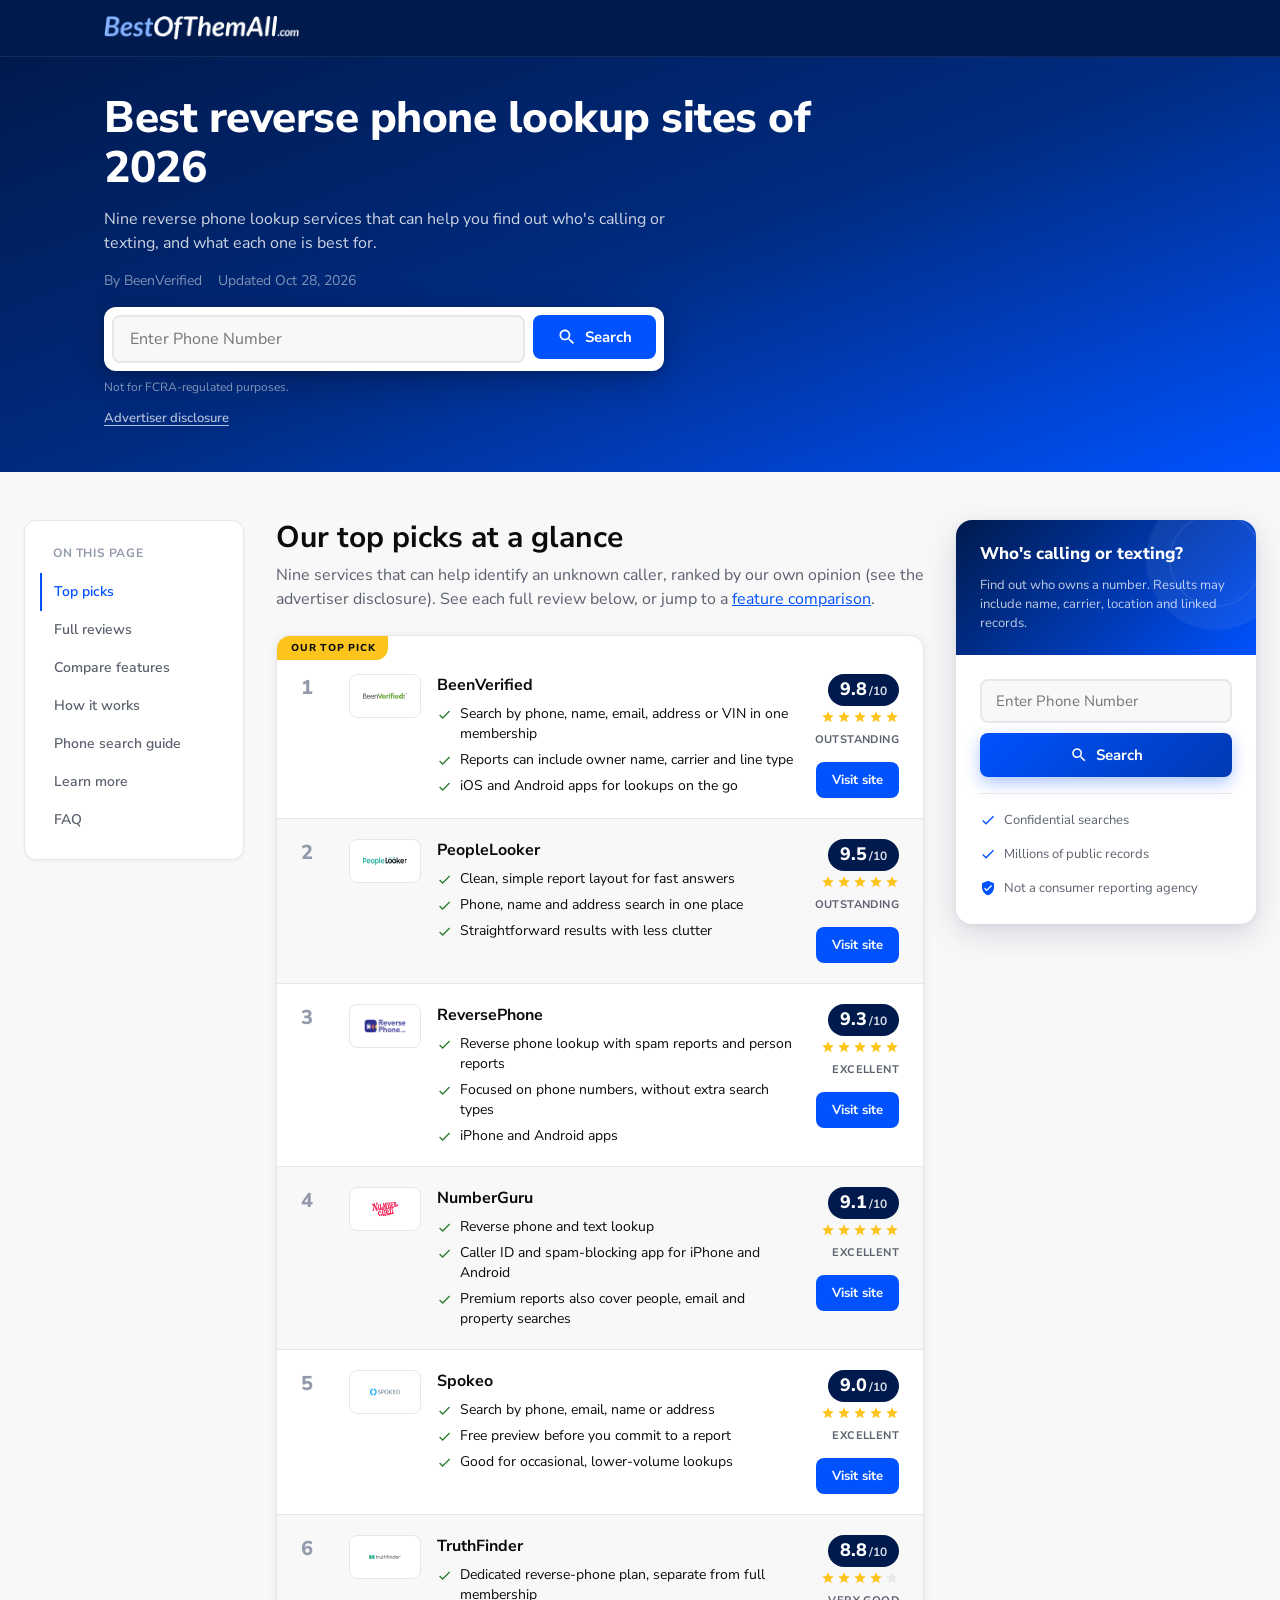
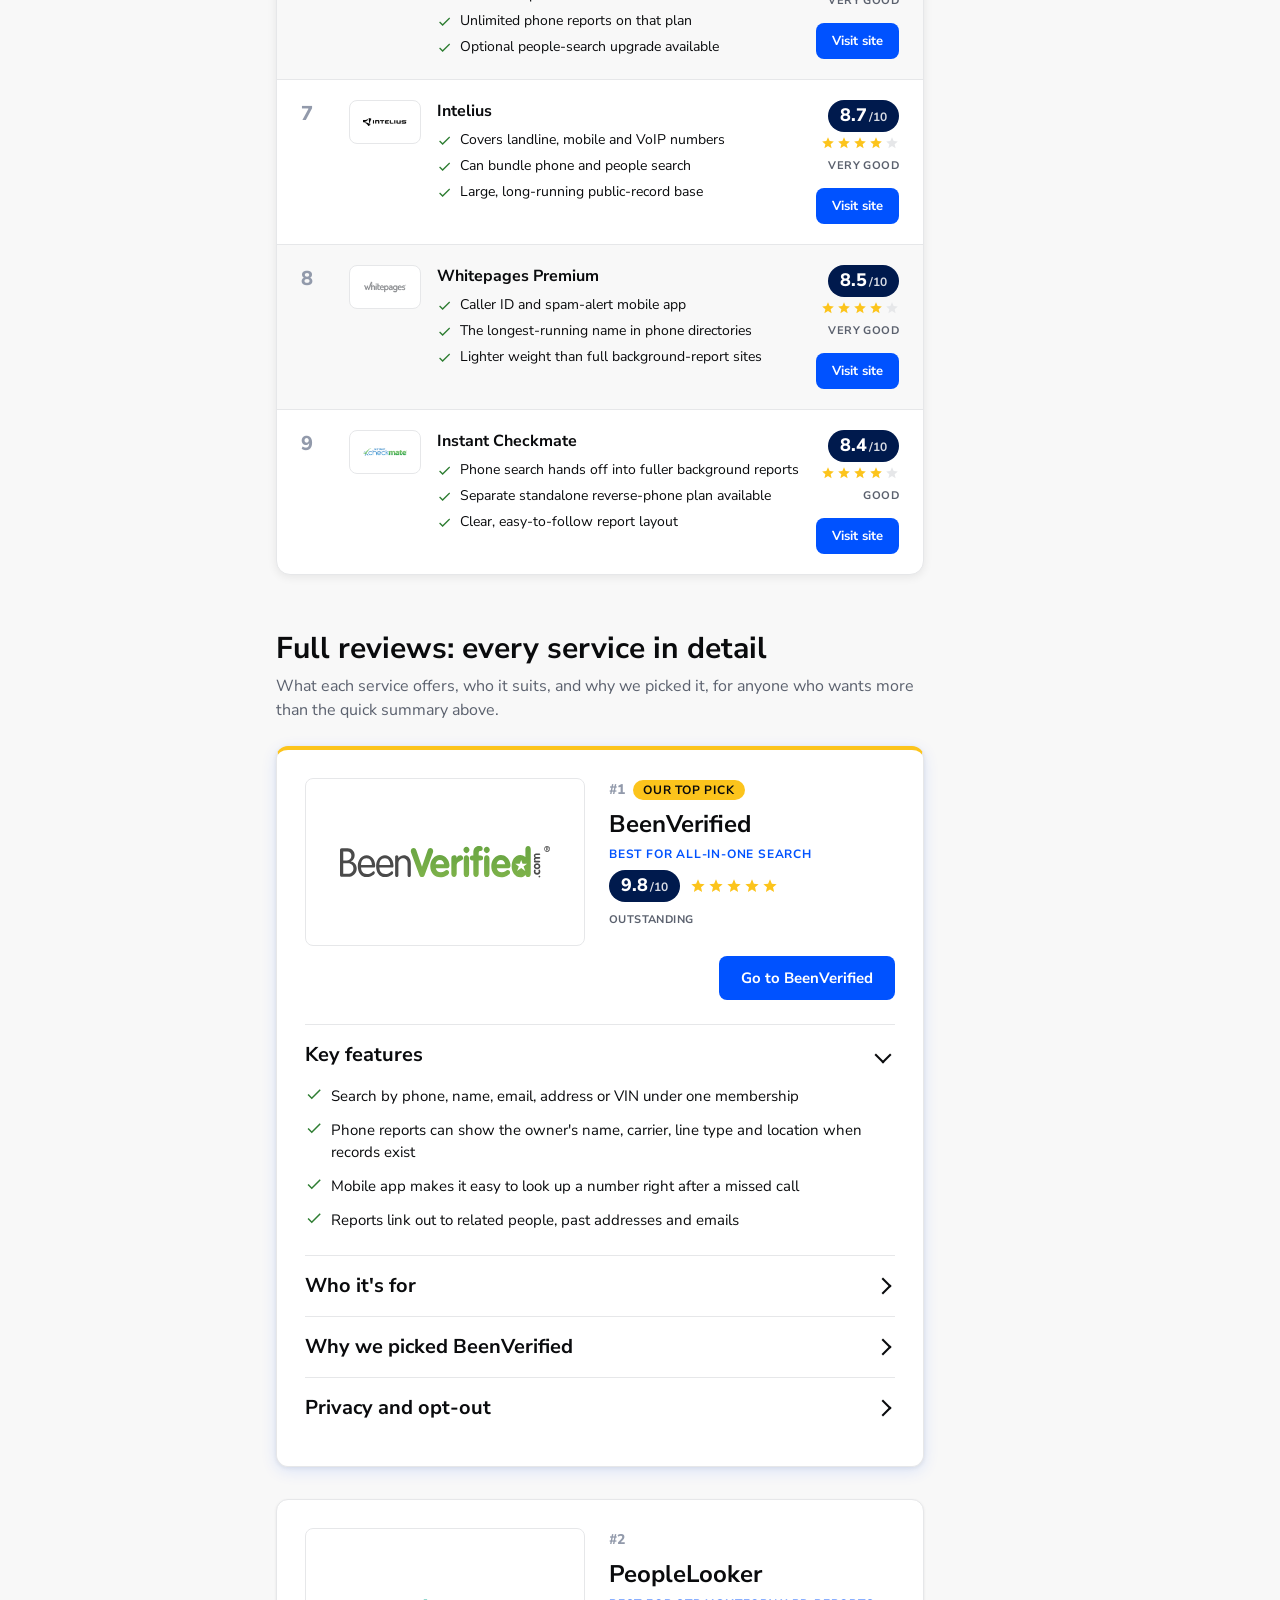
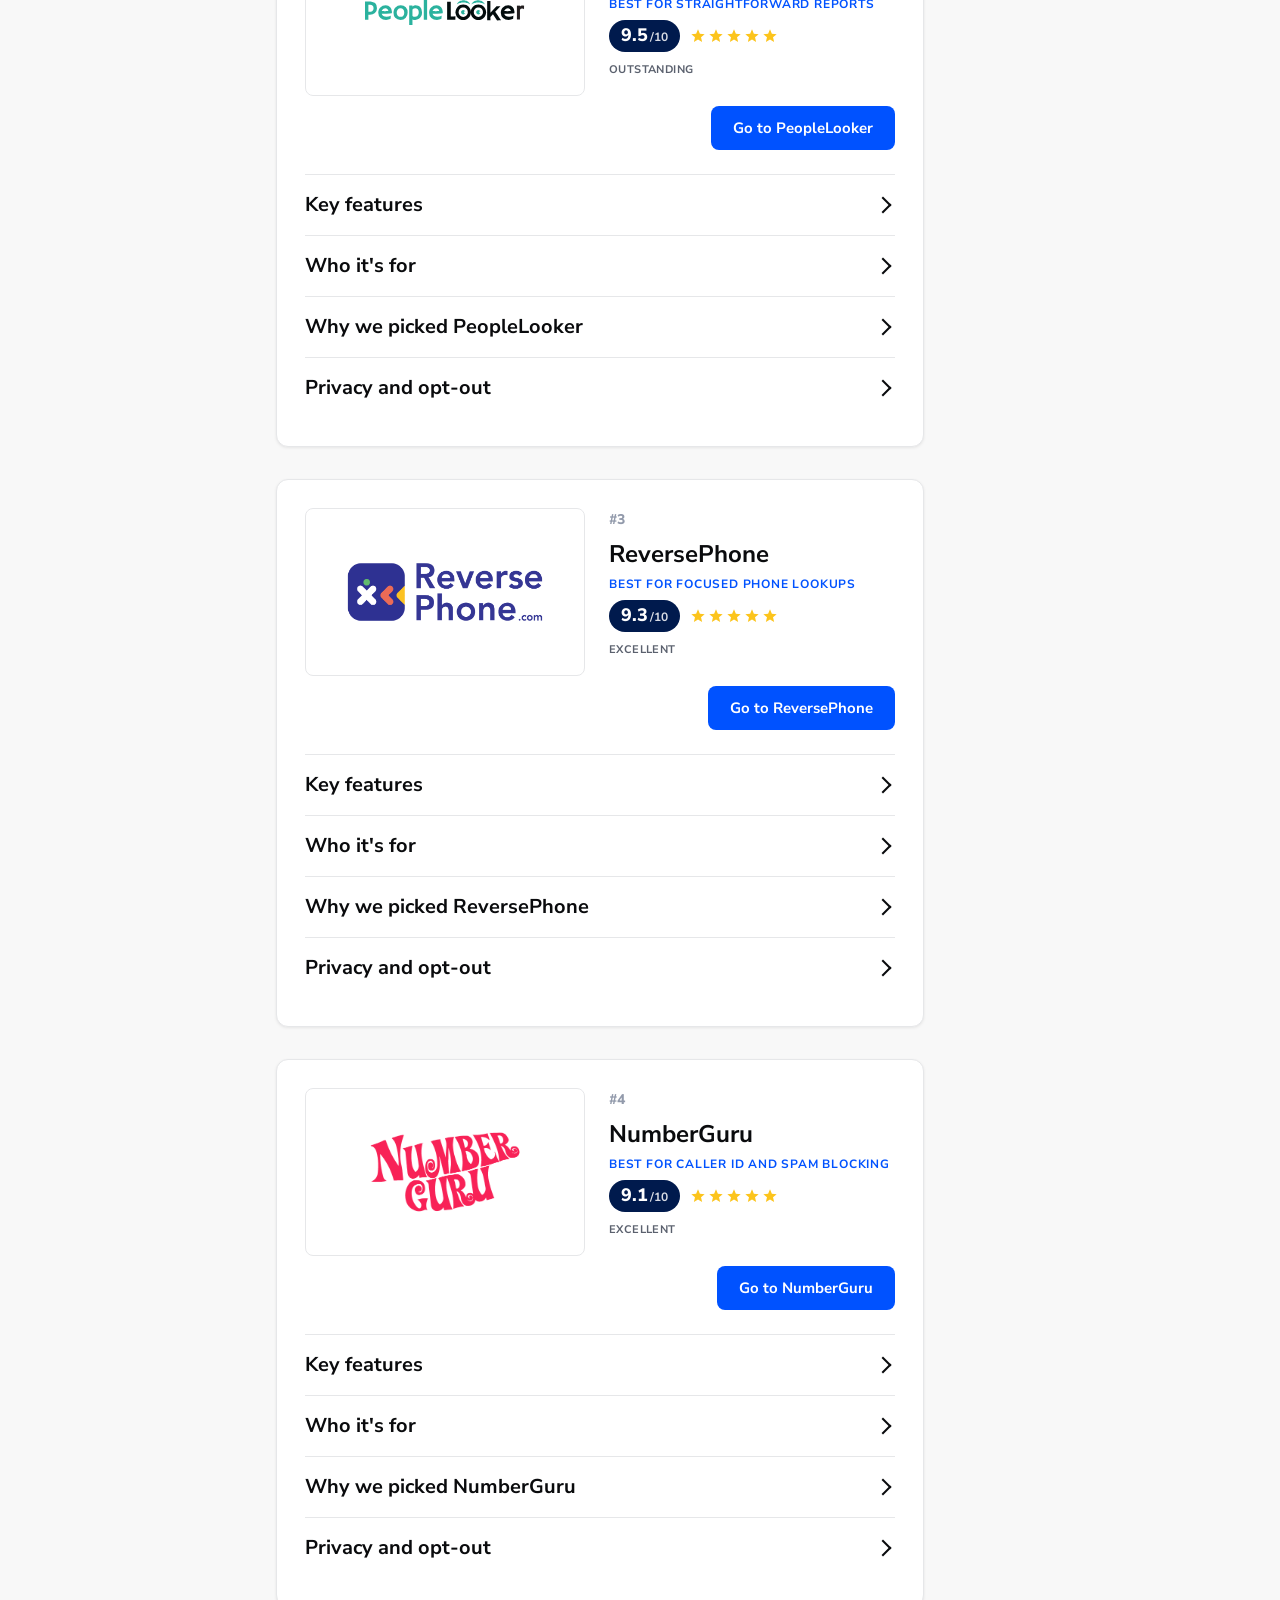
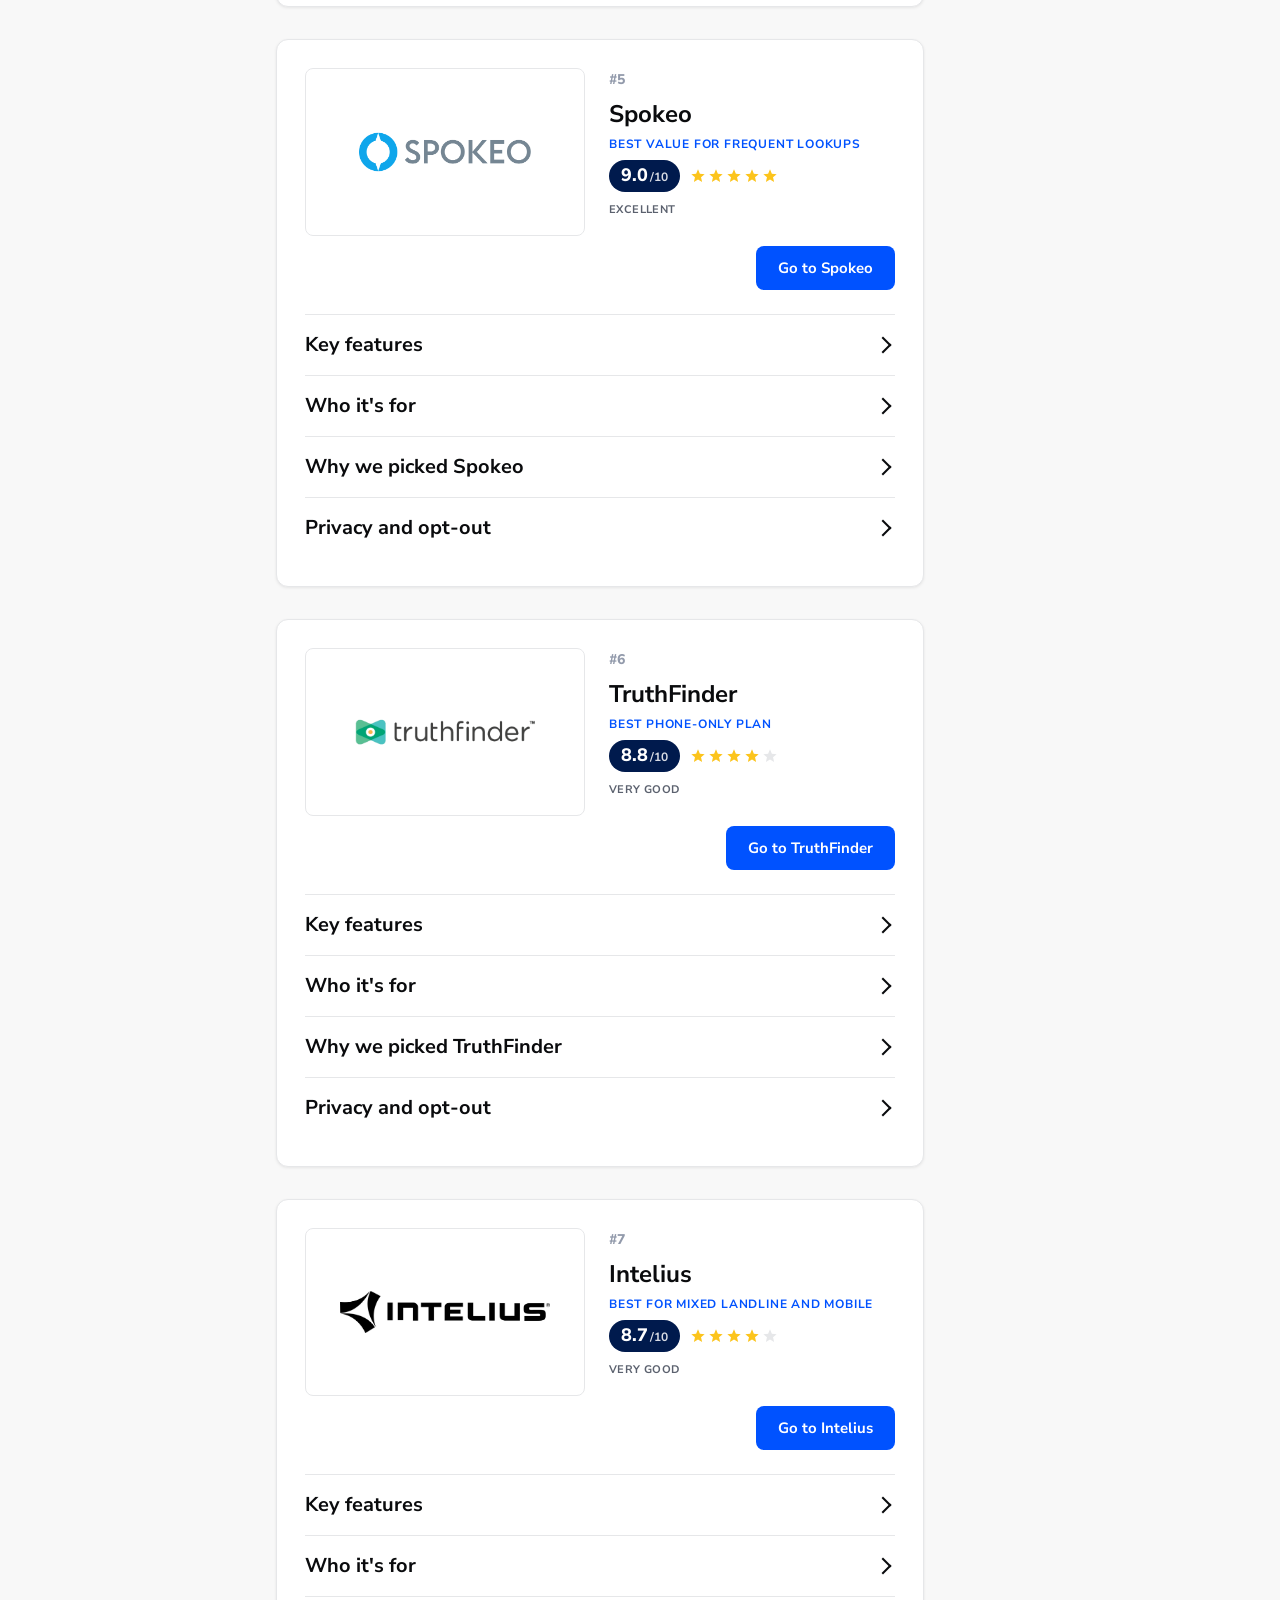
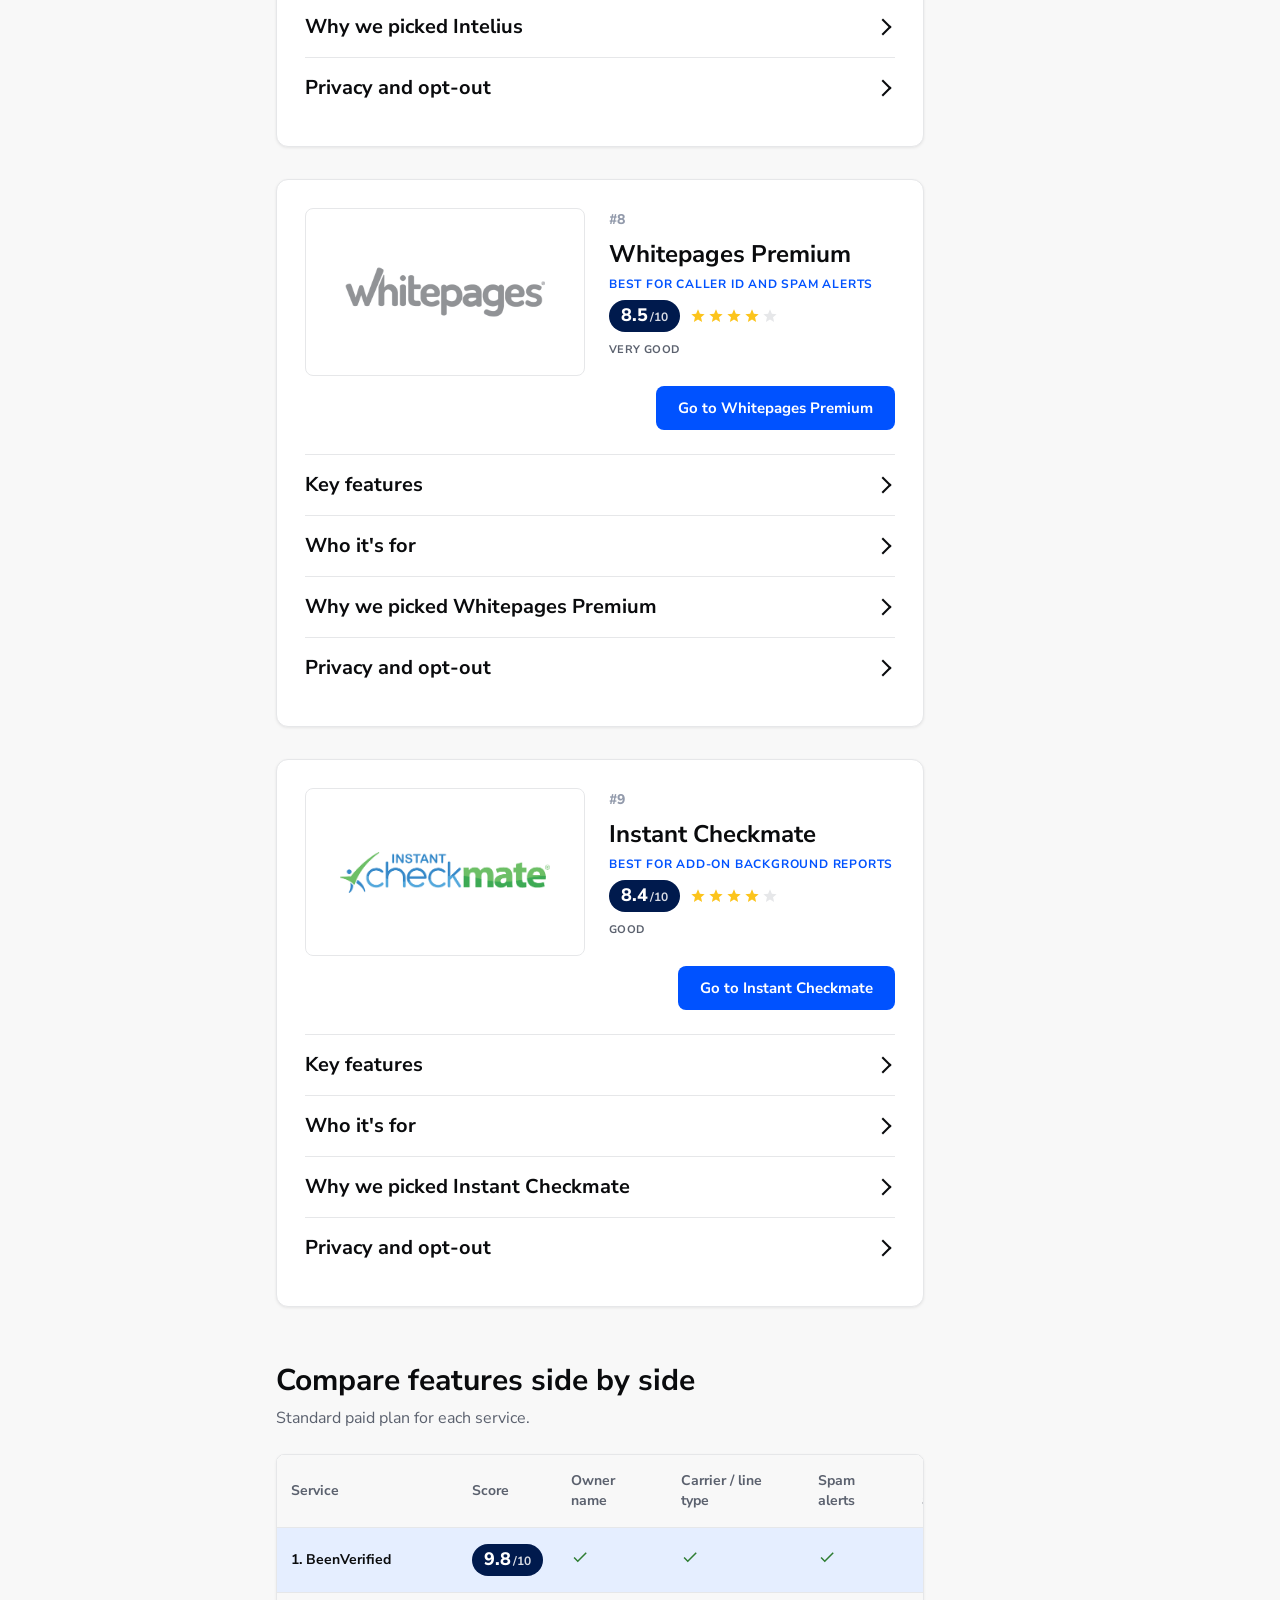
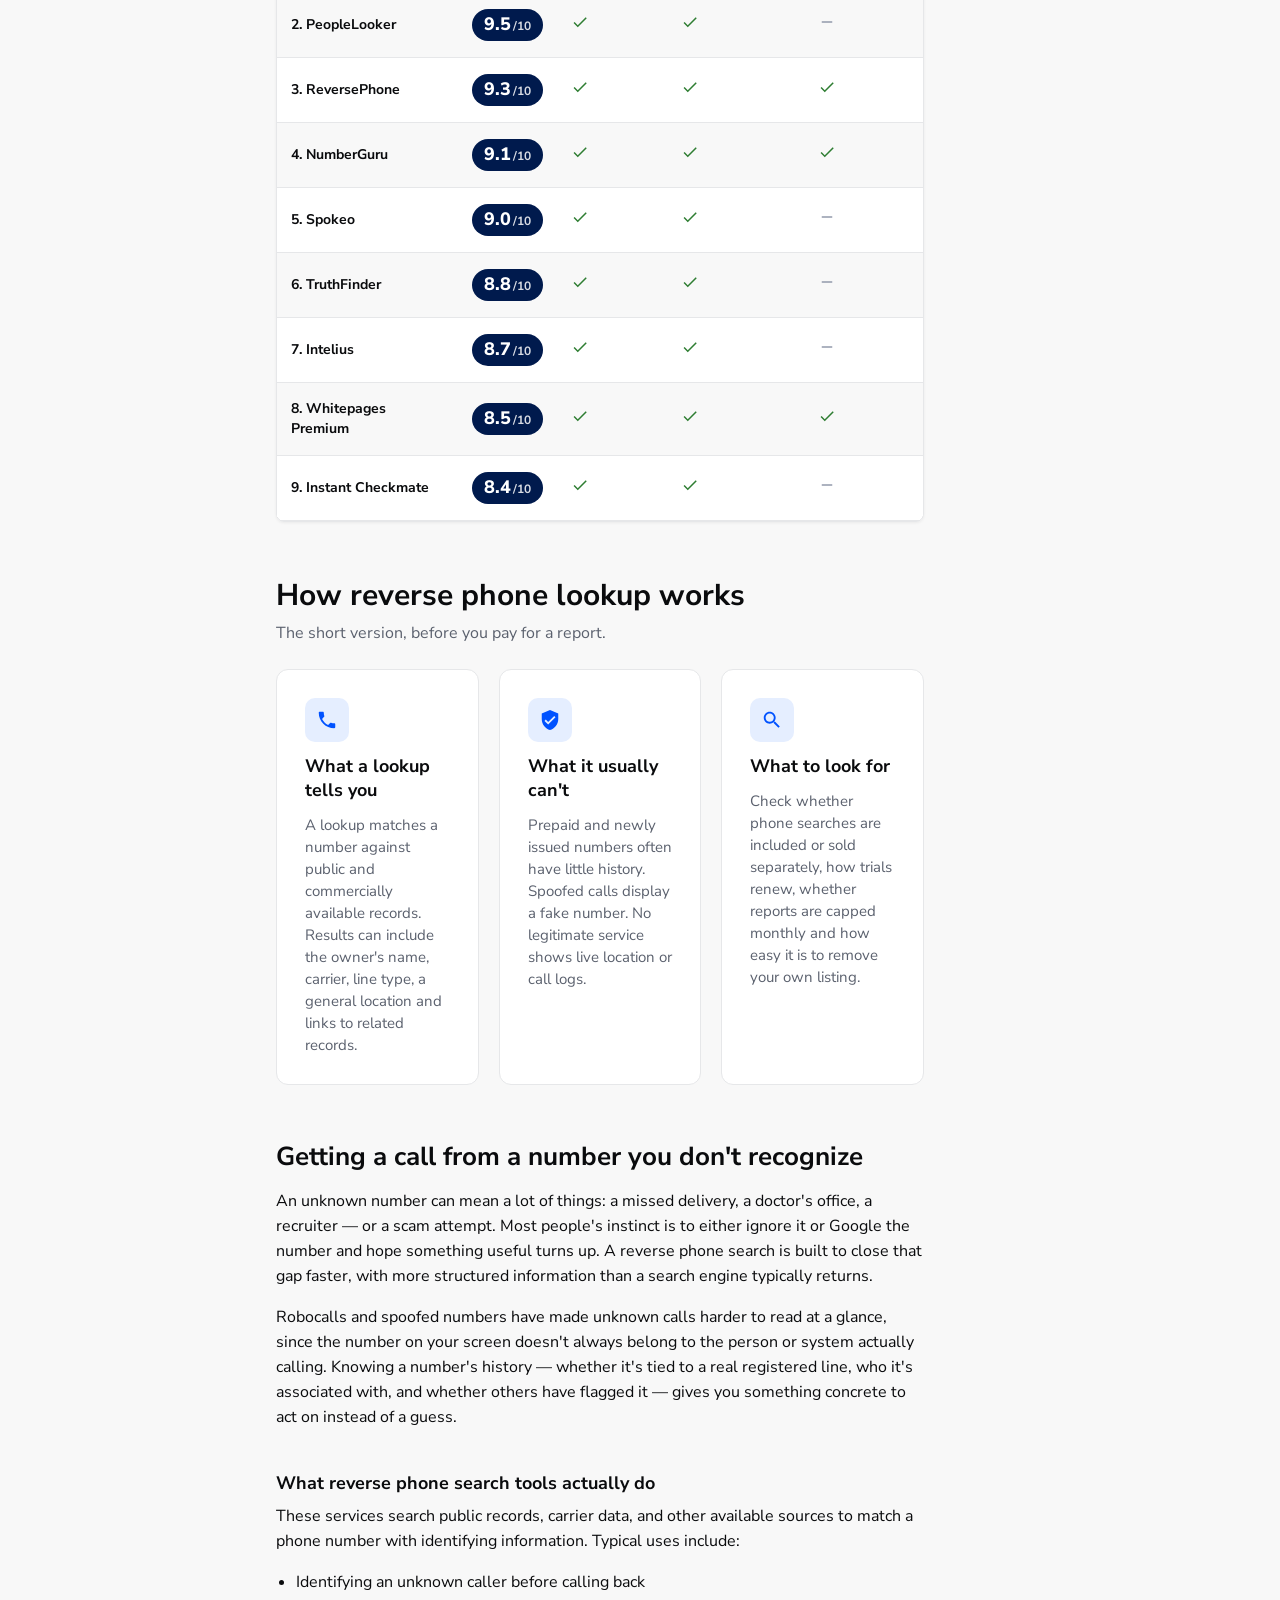
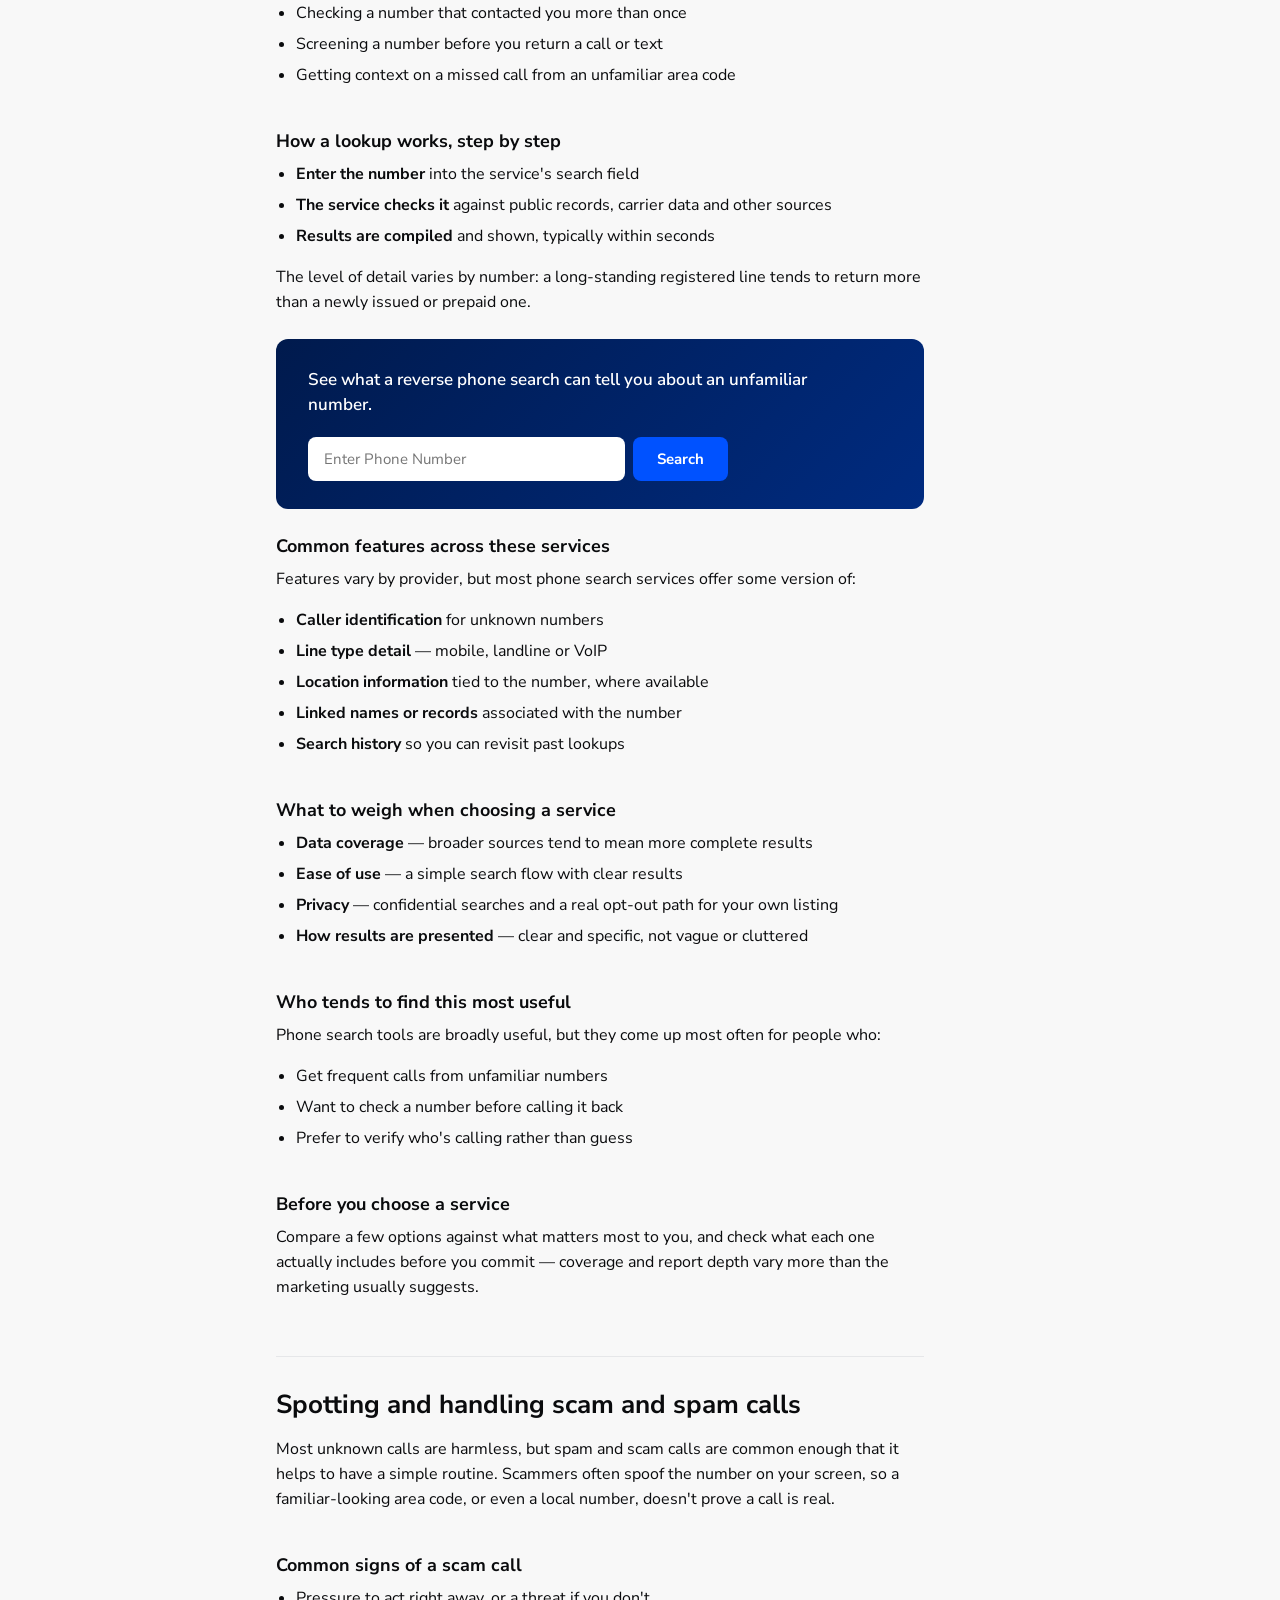
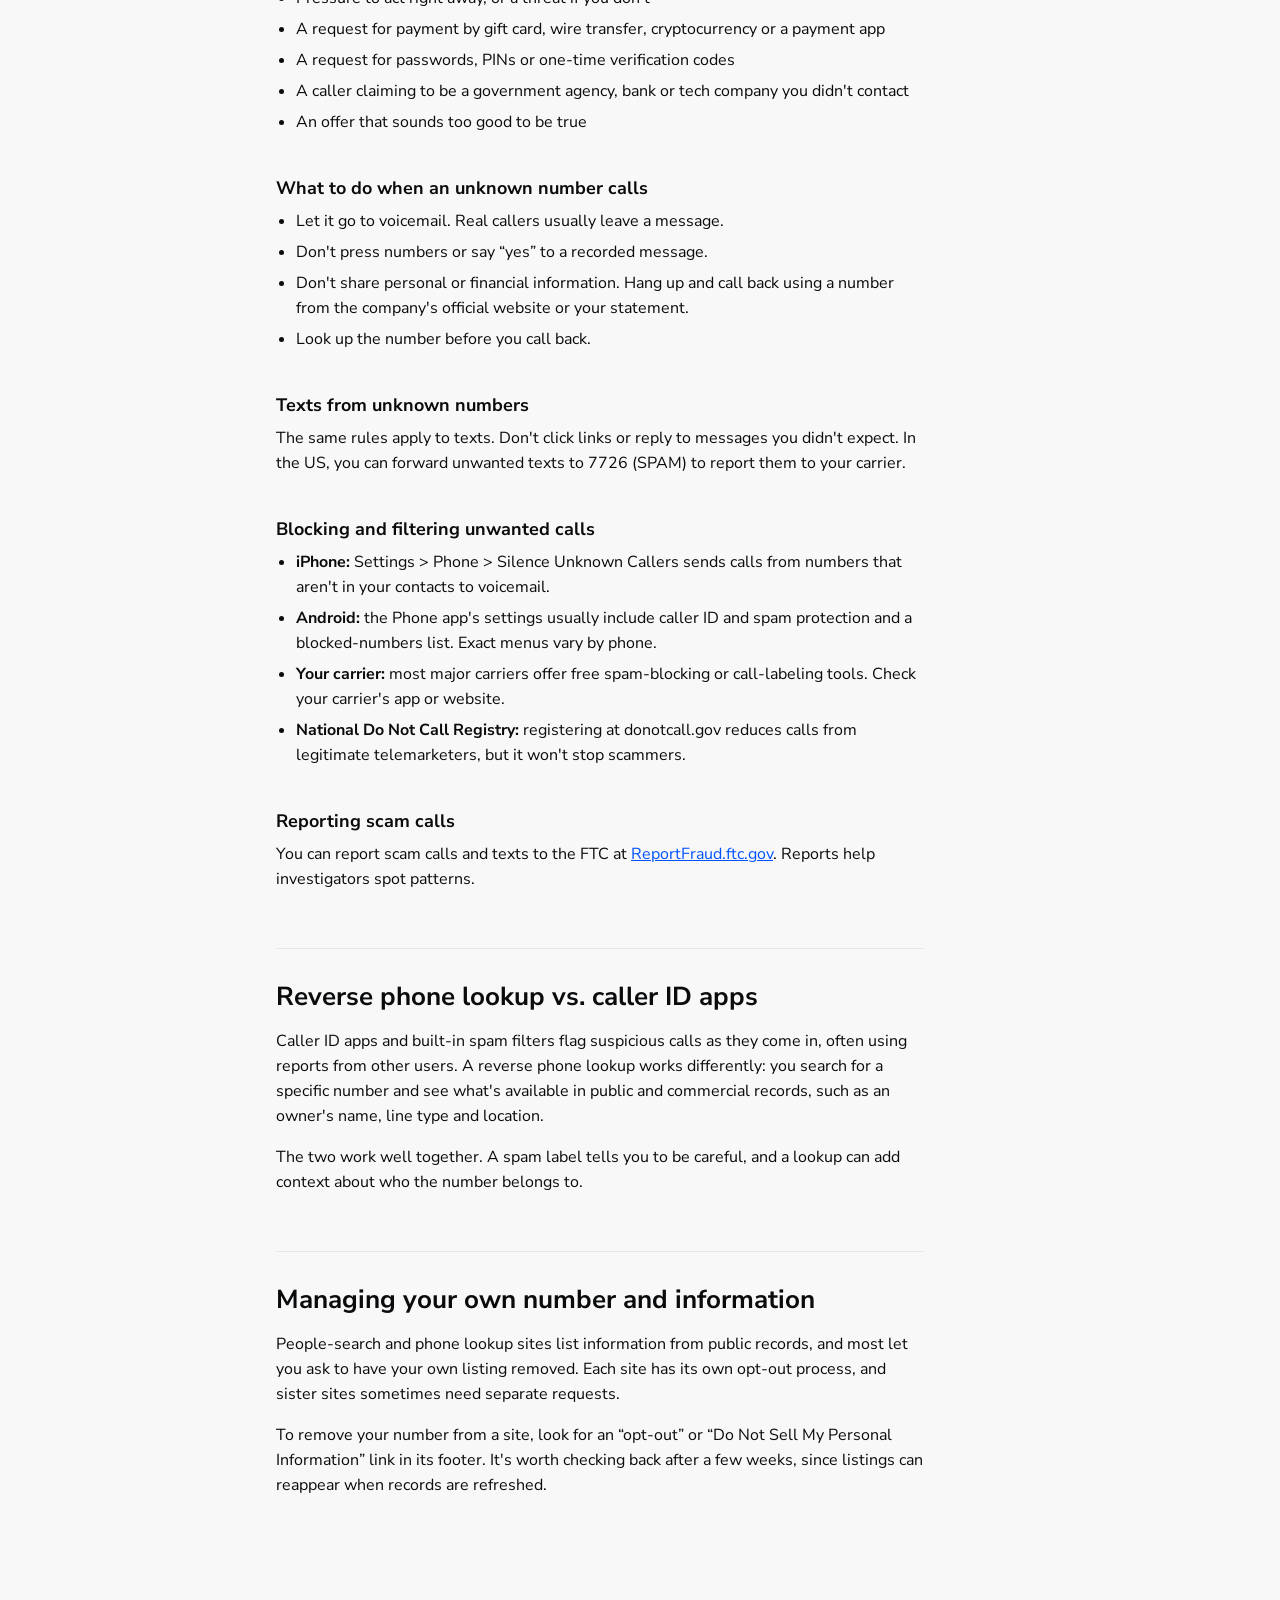
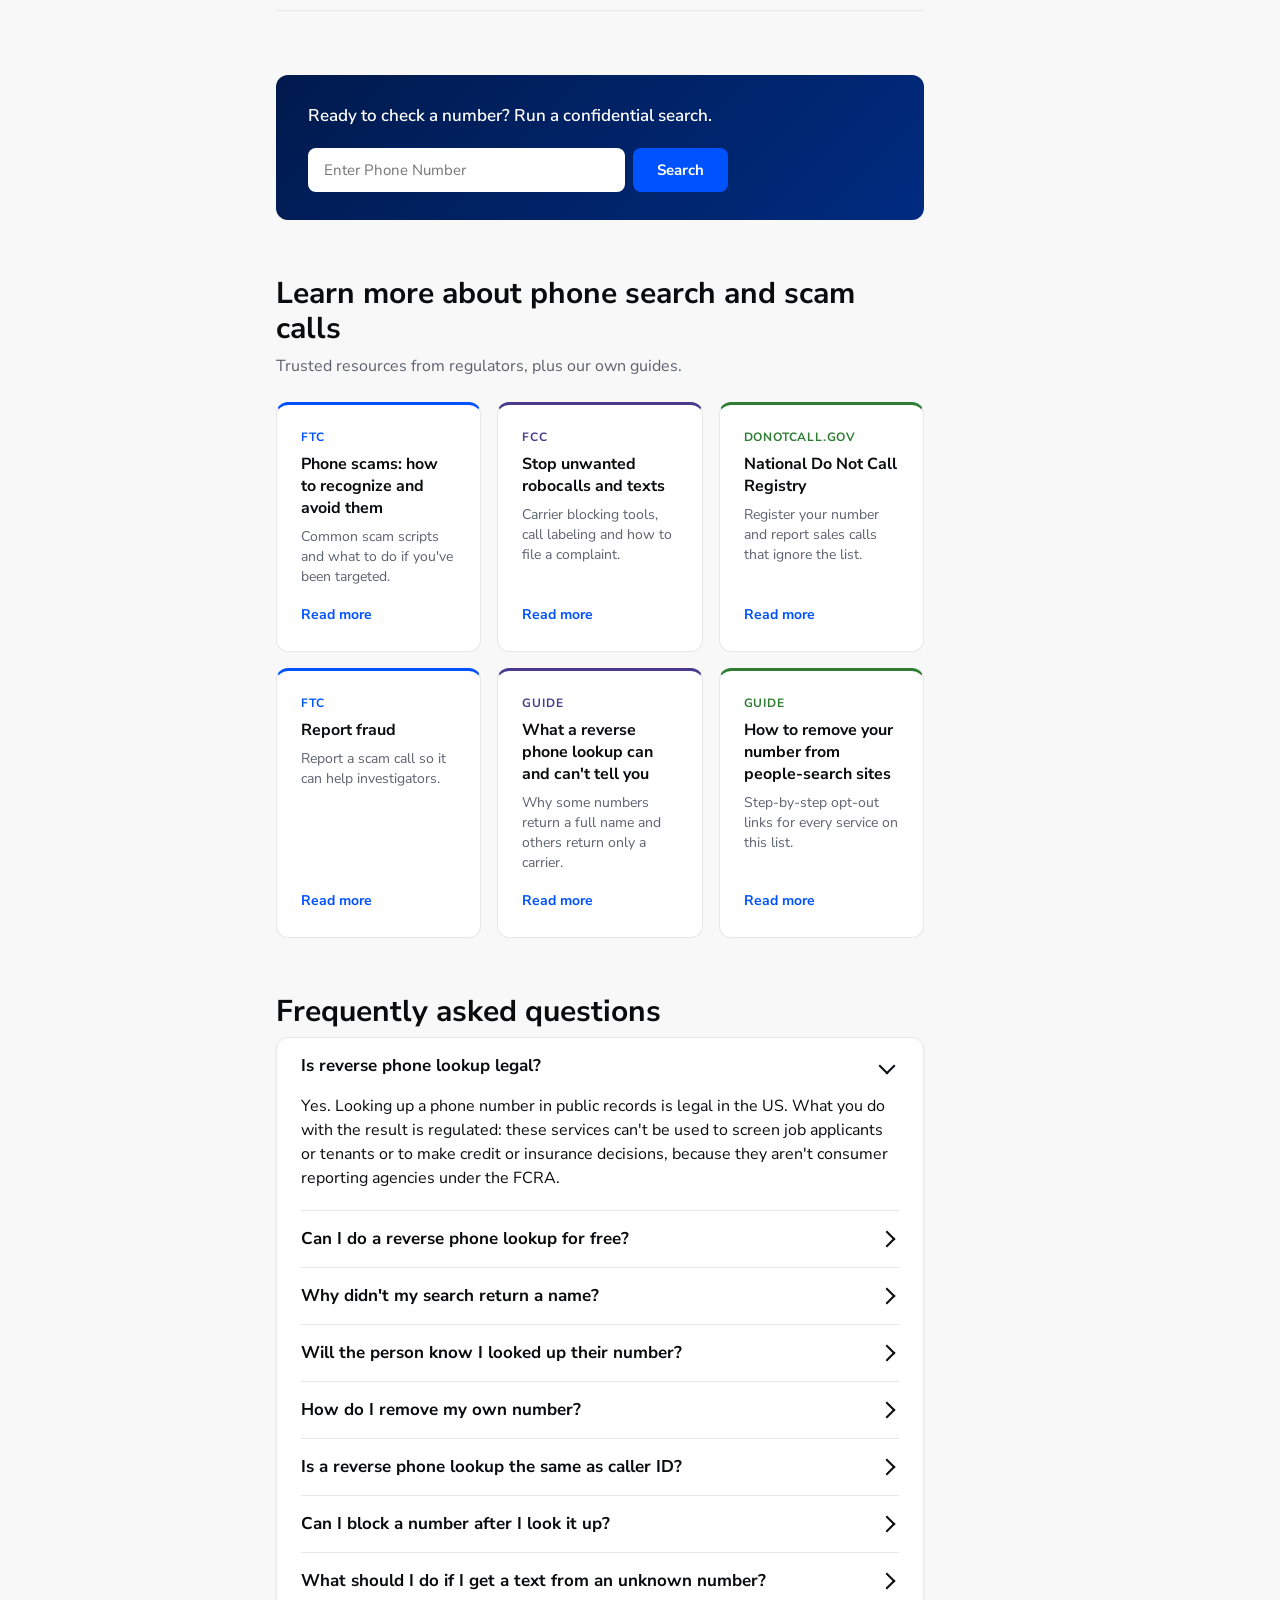
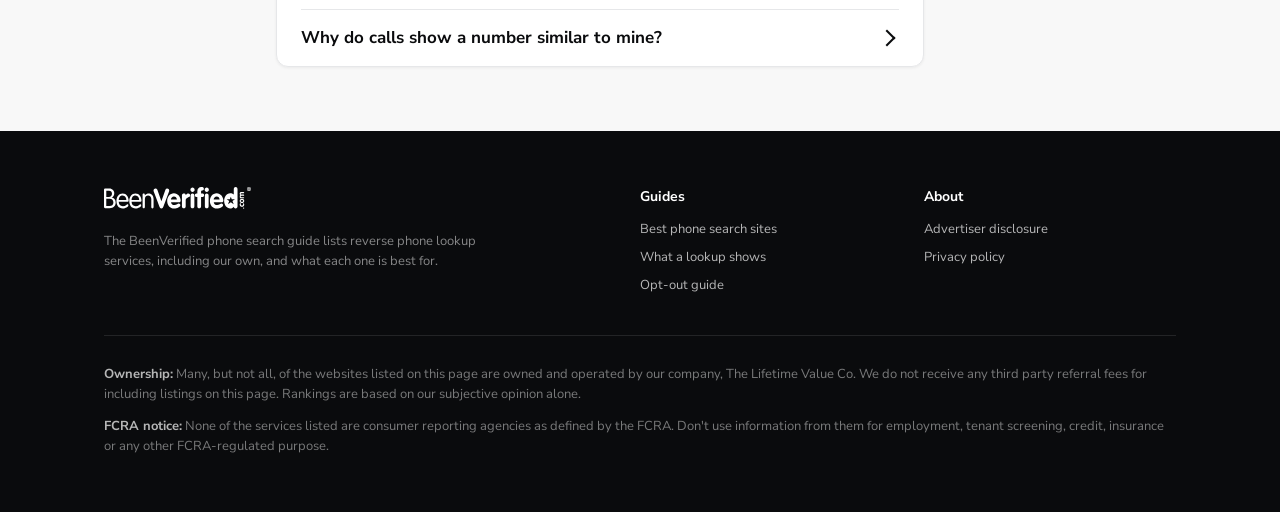
<file: phone-search/index.html>
<!doctype html>
<html lang="en">
<head>
<meta charset="utf-8">
<meta name="viewport" content="width=device-width, initial-scale=1">
<title>Best reverse phone lookup sites of 2026</title>
<meta name="description" content="Nine reverse phone lookup services that can help you find out who's calling or texting, and what each one is best for.">
<link rel="preconnect" href="https://fonts.googleapis.com">
<link rel="preconnect" href="https://fonts.gstatic.com" crossorigin>
<link href="https://fonts.googleapis.com/css2?family=Nunito+Sans:wght@400;600;700;800&amp;display=swap" rel="stylesheet">
<link rel="stylesheet" href="css/tokens.css?v=69221364">
<link rel="stylesheet" href="css/page.css?v=7db96518">
</head>
<body>
<div id="top">

<header class="site-header">
  <div class="wrap site-header-in"><img class="site-logo" src="assets/bestofthemall.png" alt="BestofThemAll"></div>
</header>

<section class="hero">
  <div class="wrap hero-in">
    <h1 class="h1">Best reverse phone lookup sites of 2026</h1>
    <p class="hero-sub">Nine reverse phone lookup services that can help you find out who's calling or texting, and what each one is best for.</p>
    <div class="byline"><span>By BeenVerified</span><span>Updated Oct 28, 2026</span></div>
    <div class="hero-search">
      
<form role="search" class="search search-hero" action="https://www.beenverified.com/lp/596a06/1/landing" method="get" target="_blank" rel="noopener" data-loading-url="https://www.beenverified.com/lp/596a06/2/loading/2fa779">
  <label class="sr-only" for="phone">Phone number</label>
  <input id="phone" type="tel" inputmode="tel" autocomplete="tel-national" placeholder="Enter Phone Number">
  <button type="submit" class="btn btn-search"><svg class="ic " width="20" height="20" viewBox="0 0 24 24" aria-hidden="true"><path d="M15.5 14h-.79l-.28-.27C15.41 12.59 16 11.11 16 9.5 16 5.91 13.09 3 9.5 3S3 5.91 3 9.5 5.91 16 9.5 16c1.61 0 3.09-.59 4.23-1.57l.27.28v.79l5 4.99L20.49 19l-4.99-5zm-6 0C7.01 14 5 11.99 5 9.5S7.01 5 9.5 5 14 7.01 14 9.5 11.99 14 9.5 14z"/></svg> Search</button>
  <p class="search-error" id="phone-error" role="alert" hidden>Please enter a valid phone number, e.g. (212) 555-6789</p>
</form>
      <p class="hero-note">Not for FCRA-regulated purposes.</p>
    </div>
    <details class="disc" id="disclosure">
      <summary class="disc-sum">Advertiser disclosure</summary>
      <div class="disc-body"><p>Many, but not all, of the websites listed on this page are owned and operated by our company, The Lifetime Value Co. We do not receive any third party referral fees for including listings on this page.</p><p>Any opinions or recommendations expressed on this page are solely those of our company and are not influenced by any third party. Rankings are based on our subjective opinion alone. We do not feature all providers on the market.</p><p>We cannot guarantee that all information provided is necessarily 100% complete, accurate or up to date. The information which appears on this site is subject to change at any time.</p></div>
    </details>
  </div>
</section>

<nav aria-label="On this page" class="toc-horizontal">
  <div class="wrap toc-horizontal-in"><a href="#picks" class="tocnav-link" data-spy>Top picks</a><a href="#reviews" class="tocnav-link" data-spy>Reviews</a><a href="#compare" class="tocnav-link" data-spy>Compare</a><a href="#guide-what-it-shows" class="tocnav-link" data-spy>How it works</a><a href="#guide-opt-out" class="tocnav-link" data-spy>Guide</a><a href="#learn" class="tocnav-link" data-spy>Learn</a><a href="#faq" class="tocnav-link" data-spy>FAQ</a></div>
</nav>
<div class="sticky-cta">
  <div class="cta-in">
    <div class="cta-left"><svg class="ic cta-ic" width="18" height="18" viewBox="0 0 24 24" aria-hidden="true"><path d="M6.62 10.79c1.44 2.83 3.76 5.15 6.59 6.59l2.2-2.2c.27-.27.67-.36 1.02-.24 1.12.37 2.33.57 3.57.57.55 0 1 .45 1 1V20c0 .55-.45 1-1 1-9.39 0-17-7.61-17-17 0-.55.45-1 1-1h3.5c.55 0 1 .45 1 1 0 1.25.2 2.45.57 3.57.11.35.03.74-.25 1.02l-2.2 2.2z"/></svg><span class="cta-label">Know who's calling</span></div>
    <div class="cta-right">
      <a href="https://www.beenverified.com/lp/596a06/1/landing" target="_blank" rel="noopener" class="btn btn-cta"><svg class="ic " width="16" height="16" viewBox="0 0 24 24" aria-hidden="true"><path d="M15.5 14h-.79l-.28-.27C15.41 12.59 16 11.11 16 9.5 16 5.91 13.09 3 9.5 3S3 5.91 3 9.5 5.91 16 9.5 16c1.61 0 3.09-.59 4.23-1.57l.27.28v.79l5 4.99L20.49 19l-4.99-5zm-6 0C7.01 14 5 11.99 5 9.5S7.01 5 9.5 5 14 7.01 14 9.5 11.99 14 9.5 14z"/></svg> Search a number</a>
    </div>
  </div>
</div>
<nav aria-label="Table of contents" class="toc-mobile">
  <details>
    <summary>Table of contents<span class="chev" aria-hidden="true"></span></summary>
    <div class="toc-mobile-list"><a href="#picks" class="toc-mobile-link" data-spy>Top picks<span aria-hidden="true">&rarr;</span></a><a href="#reviews" class="toc-mobile-link" data-spy>Full reviews<span aria-hidden="true">&rarr;</span></a><a href="#compare" class="toc-mobile-link" data-spy>Compare features<span aria-hidden="true">&rarr;</span></a><a href="#guide-what-it-shows" class="toc-mobile-link" data-spy>How it works<span aria-hidden="true">&rarr;</span></a><a href="#guide-opt-out" class="toc-mobile-link" data-spy>Phone search guide<span aria-hidden="true">&rarr;</span></a><a href="#learn" class="toc-mobile-link" data-spy>Learn more<span aria-hidden="true">&rarr;</span></a><a href="#faq" class="toc-mobile-link" data-spy>FAQ<span aria-hidden="true">&rarr;</span></a></div>
  </details>
</nav>
<main class="content-grid">

<aside class="toc-col">
  <nav aria-label="Table of contents" class="toc-card">
    <span class="toc-card-title">On this page</span>
    <a href="#picks" class="toc-link" data-spy>Top picks</a><a href="#reviews" class="toc-link" data-spy>Full reviews</a><a href="#compare" class="toc-link" data-spy>Compare features</a><a href="#guide-what-it-shows" class="toc-link" data-spy>How it works</a><a href="#guide-opt-out" class="toc-link" data-spy>Phone search guide</a><a href="#learn" class="toc-link" data-spy>Learn more</a><a href="#faq" class="toc-link" data-spy>FAQ</a>
  </nav>
</aside>
<div class="main-col">

<section id="picks">
  <h2>Our top picks at a glance</h2>
  <p class="lede">Nine services that can help identify an unknown caller, ranked by our own opinion (see the advertiser disclosure). See each full review below, or jump to a <a href="#compare">feature comparison</a>.</p>
  <div class="picks">
      <div class="pick pick-first">
        <span class="pick-tag">Our top pick</span>
        <span class="pk-rank">1</span>
        <div class="pk-logo"><img src="assets/beenverified.svg" alt="BeenVerified"></div>
        <div class="pk-main">
          <span class="pk-name">BeenVerified</span>
          <ul class="pk-list"><li><svg class="ic ic-pro" width="15" height="15" viewBox="0 0 24 24" aria-hidden="true"><path d="M9 16.17 4.83 12l-1.42 1.41L9 19 21 7l-1.41-1.41z"/></svg><span>Search by phone, name, email, address or VIN in one membership</span></li><li><svg class="ic ic-pro" width="15" height="15" viewBox="0 0 24 24" aria-hidden="true"><path d="M9 16.17 4.83 12l-1.42 1.41L9 19 21 7l-1.41-1.41z"/></svg><span>Reports can include owner name, carrier and line type</span></li><li><svg class="ic ic-pro" width="15" height="15" viewBox="0 0 24 24" aria-hidden="true"><path d="M9 16.17 4.83 12l-1.42 1.41L9 19 21 7l-1.41-1.41z"/></svg><span>iOS and Android apps for lookups on the go</span></li></ul>
        </div>
        <div class="pk-side">
          <div class="pk-score"><span class="score-pill">9.8<span>/10</span></span><span class="pk-extra"><span class="stars" role="img" aria-label="9.8 out of 10"><svg class="ic star-on" width="14" height="14" viewBox="0 0 24 24" aria-hidden="true"><path d="M12 17.27 18.18 21l-1.64-7.03L22 9.24l-7.19-.61L12 2 9.19 8.63 2 9.24l5.46 4.73L5.82 21z"/></svg><svg class="ic star-on" width="14" height="14" viewBox="0 0 24 24" aria-hidden="true"><path d="M12 17.27 18.18 21l-1.64-7.03L22 9.24l-7.19-.61L12 2 9.19 8.63 2 9.24l5.46 4.73L5.82 21z"/></svg><svg class="ic star-on" width="14" height="14" viewBox="0 0 24 24" aria-hidden="true"><path d="M12 17.27 18.18 21l-1.64-7.03L22 9.24l-7.19-.61L12 2 9.19 8.63 2 9.24l5.46 4.73L5.82 21z"/></svg><svg class="ic star-on" width="14" height="14" viewBox="0 0 24 24" aria-hidden="true"><path d="M12 17.27 18.18 21l-1.64-7.03L22 9.24l-7.19-.61L12 2 9.19 8.63 2 9.24l5.46 4.73L5.82 21z"/></svg><svg class="ic star-on" width="14" height="14" viewBox="0 0 24 24" aria-hidden="true"><path d="M12 17.27 18.18 21l-1.64-7.03L22 9.24l-7.19-.61L12 2 9.19 8.63 2 9.24l5.46 4.73L5.82 21z"/></svg></span></span><span class="pk-extra score-label">Outstanding</span></div>
          <div class="pk-cta"><a href="https://www.beenverified.com/lp/596a06/1/landing" target="_blank" rel="noopener" class="btn btn-sm">Visit site</a></div>
        </div>
      </div>
      <div class="pick">
        
        <span class="pk-rank">2</span>
        <div class="pk-logo"><img src="assets/peoplelooker.svg" alt="PeopleLooker"></div>
        <div class="pk-main">
          <span class="pk-name">PeopleLooker</span>
          <ul class="pk-list"><li><svg class="ic ic-pro" width="15" height="15" viewBox="0 0 24 24" aria-hidden="true"><path d="M9 16.17 4.83 12l-1.42 1.41L9 19 21 7l-1.41-1.41z"/></svg><span>Clean, simple report layout for fast answers</span></li><li><svg class="ic ic-pro" width="15" height="15" viewBox="0 0 24 24" aria-hidden="true"><path d="M9 16.17 4.83 12l-1.42 1.41L9 19 21 7l-1.41-1.41z"/></svg><span>Phone, name and address search in one place</span></li><li><svg class="ic ic-pro" width="15" height="15" viewBox="0 0 24 24" aria-hidden="true"><path d="M9 16.17 4.83 12l-1.42 1.41L9 19 21 7l-1.41-1.41z"/></svg><span>Straightforward results with less clutter</span></li></ul>
        </div>
        <div class="pk-side">
          <div class="pk-score"><span class="score-pill">9.5<span>/10</span></span><span class="pk-extra"><span class="stars" role="img" aria-label="9.5 out of 10"><svg class="ic star-on" width="14" height="14" viewBox="0 0 24 24" aria-hidden="true"><path d="M12 17.27 18.18 21l-1.64-7.03L22 9.24l-7.19-.61L12 2 9.19 8.63 2 9.24l5.46 4.73L5.82 21z"/></svg><svg class="ic star-on" width="14" height="14" viewBox="0 0 24 24" aria-hidden="true"><path d="M12 17.27 18.18 21l-1.64-7.03L22 9.24l-7.19-.61L12 2 9.19 8.63 2 9.24l5.46 4.73L5.82 21z"/></svg><svg class="ic star-on" width="14" height="14" viewBox="0 0 24 24" aria-hidden="true"><path d="M12 17.27 18.18 21l-1.64-7.03L22 9.24l-7.19-.61L12 2 9.19 8.63 2 9.24l5.46 4.73L5.82 21z"/></svg><svg class="ic star-on" width="14" height="14" viewBox="0 0 24 24" aria-hidden="true"><path d="M12 17.27 18.18 21l-1.64-7.03L22 9.24l-7.19-.61L12 2 9.19 8.63 2 9.24l5.46 4.73L5.82 21z"/></svg><svg class="ic star-on" width="14" height="14" viewBox="0 0 24 24" aria-hidden="true"><path d="M12 17.27 18.18 21l-1.64-7.03L22 9.24l-7.19-.61L12 2 9.19 8.63 2 9.24l5.46 4.73L5.82 21z"/></svg></span></span><span class="pk-extra score-label">Outstanding</span></div>
          <div class="pk-cta"><a href="https://www.peoplelooker.com" target="_blank" rel="noopener" class="btn btn-sm">Visit site</a></div>
        </div>
      </div>
      <div class="pick">
        
        <span class="pk-rank">3</span>
        <div class="pk-logo"><img src="assets/reversephone.png" alt="ReversePhone"></div>
        <div class="pk-main">
          <span class="pk-name">ReversePhone</span>
          <ul class="pk-list"><li><svg class="ic ic-pro" width="15" height="15" viewBox="0 0 24 24" aria-hidden="true"><path d="M9 16.17 4.83 12l-1.42 1.41L9 19 21 7l-1.41-1.41z"/></svg><span>Reverse phone lookup with spam reports and person reports</span></li><li><svg class="ic ic-pro" width="15" height="15" viewBox="0 0 24 24" aria-hidden="true"><path d="M9 16.17 4.83 12l-1.42 1.41L9 19 21 7l-1.41-1.41z"/></svg><span>Focused on phone numbers, without extra search types</span></li><li><svg class="ic ic-pro" width="15" height="15" viewBox="0 0 24 24" aria-hidden="true"><path d="M9 16.17 4.83 12l-1.42 1.41L9 19 21 7l-1.41-1.41z"/></svg><span>iPhone and Android apps</span></li></ul>
        </div>
        <div class="pk-side">
          <div class="pk-score"><span class="score-pill">9.3<span>/10</span></span><span class="pk-extra"><span class="stars" role="img" aria-label="9.3 out of 10"><svg class="ic star-on" width="14" height="14" viewBox="0 0 24 24" aria-hidden="true"><path d="M12 17.27 18.18 21l-1.64-7.03L22 9.24l-7.19-.61L12 2 9.19 8.63 2 9.24l5.46 4.73L5.82 21z"/></svg><svg class="ic star-on" width="14" height="14" viewBox="0 0 24 24" aria-hidden="true"><path d="M12 17.27 18.18 21l-1.64-7.03L22 9.24l-7.19-.61L12 2 9.19 8.63 2 9.24l5.46 4.73L5.82 21z"/></svg><svg class="ic star-on" width="14" height="14" viewBox="0 0 24 24" aria-hidden="true"><path d="M12 17.27 18.18 21l-1.64-7.03L22 9.24l-7.19-.61L12 2 9.19 8.63 2 9.24l5.46 4.73L5.82 21z"/></svg><svg class="ic star-on" width="14" height="14" viewBox="0 0 24 24" aria-hidden="true"><path d="M12 17.27 18.18 21l-1.64-7.03L22 9.24l-7.19-.61L12 2 9.19 8.63 2 9.24l5.46 4.73L5.82 21z"/></svg><svg class="ic star-on" width="14" height="14" viewBox="0 0 24 24" aria-hidden="true"><path d="M12 17.27 18.18 21l-1.64-7.03L22 9.24l-7.19-.61L12 2 9.19 8.63 2 9.24l5.46 4.73L5.82 21z"/></svg></span></span><span class="pk-extra score-label">Excellent</span></div>
          <div class="pk-cta"><a href="https://www.reversephone.com" target="_blank" rel="noopener" class="btn btn-sm">Visit site</a></div>
        </div>
      </div>
      <div class="pick">
        
        <span class="pk-rank">4</span>
        <div class="pk-logo"><img src="assets/numberguru.png" alt="NumberGuru"></div>
        <div class="pk-main">
          <span class="pk-name">NumberGuru</span>
          <ul class="pk-list"><li><svg class="ic ic-pro" width="15" height="15" viewBox="0 0 24 24" aria-hidden="true"><path d="M9 16.17 4.83 12l-1.42 1.41L9 19 21 7l-1.41-1.41z"/></svg><span>Reverse phone and text lookup</span></li><li><svg class="ic ic-pro" width="15" height="15" viewBox="0 0 24 24" aria-hidden="true"><path d="M9 16.17 4.83 12l-1.42 1.41L9 19 21 7l-1.41-1.41z"/></svg><span>Caller ID and spam-blocking app for iPhone and Android</span></li><li><svg class="ic ic-pro" width="15" height="15" viewBox="0 0 24 24" aria-hidden="true"><path d="M9 16.17 4.83 12l-1.42 1.41L9 19 21 7l-1.41-1.41z"/></svg><span>Premium reports also cover people, email and property searches</span></li></ul>
        </div>
        <div class="pk-side">
          <div class="pk-score"><span class="score-pill">9.1<span>/10</span></span><span class="pk-extra"><span class="stars" role="img" aria-label="9.1 out of 10"><svg class="ic star-on" width="14" height="14" viewBox="0 0 24 24" aria-hidden="true"><path d="M12 17.27 18.18 21l-1.64-7.03L22 9.24l-7.19-.61L12 2 9.19 8.63 2 9.24l5.46 4.73L5.82 21z"/></svg><svg class="ic star-on" width="14" height="14" viewBox="0 0 24 24" aria-hidden="true"><path d="M12 17.27 18.18 21l-1.64-7.03L22 9.24l-7.19-.61L12 2 9.19 8.63 2 9.24l5.46 4.73L5.82 21z"/></svg><svg class="ic star-on" width="14" height="14" viewBox="0 0 24 24" aria-hidden="true"><path d="M12 17.27 18.18 21l-1.64-7.03L22 9.24l-7.19-.61L12 2 9.19 8.63 2 9.24l5.46 4.73L5.82 21z"/></svg><svg class="ic star-on" width="14" height="14" viewBox="0 0 24 24" aria-hidden="true"><path d="M12 17.27 18.18 21l-1.64-7.03L22 9.24l-7.19-.61L12 2 9.19 8.63 2 9.24l5.46 4.73L5.82 21z"/></svg><svg class="ic star-on" width="14" height="14" viewBox="0 0 24 24" aria-hidden="true"><path d="M12 17.27 18.18 21l-1.64-7.03L22 9.24l-7.19-.61L12 2 9.19 8.63 2 9.24l5.46 4.73L5.82 21z"/></svg></span></span><span class="pk-extra score-label">Excellent</span></div>
          <div class="pk-cta"><a href="https://www.numberguru.com" target="_blank" rel="noopener" class="btn btn-sm">Visit site</a></div>
        </div>
      </div>
      <div class="pick">
        
        <span class="pk-rank">5</span>
        <div class="pk-logo"><img src="assets/spokeo.png" alt="Spokeo"></div>
        <div class="pk-main">
          <span class="pk-name">Spokeo</span>
          <ul class="pk-list"><li><svg class="ic ic-pro" width="15" height="15" viewBox="0 0 24 24" aria-hidden="true"><path d="M9 16.17 4.83 12l-1.42 1.41L9 19 21 7l-1.41-1.41z"/></svg><span>Search by phone, email, name or address</span></li><li><svg class="ic ic-pro" width="15" height="15" viewBox="0 0 24 24" aria-hidden="true"><path d="M9 16.17 4.83 12l-1.42 1.41L9 19 21 7l-1.41-1.41z"/></svg><span>Free preview before you commit to a report</span></li><li><svg class="ic ic-pro" width="15" height="15" viewBox="0 0 24 24" aria-hidden="true"><path d="M9 16.17 4.83 12l-1.42 1.41L9 19 21 7l-1.41-1.41z"/></svg><span>Good for occasional, lower-volume lookups</span></li></ul>
        </div>
        <div class="pk-side">
          <div class="pk-score"><span class="score-pill">9.0<span>/10</span></span><span class="pk-extra"><span class="stars" role="img" aria-label="9.0 out of 10"><svg class="ic star-on" width="14" height="14" viewBox="0 0 24 24" aria-hidden="true"><path d="M12 17.27 18.18 21l-1.64-7.03L22 9.24l-7.19-.61L12 2 9.19 8.63 2 9.24l5.46 4.73L5.82 21z"/></svg><svg class="ic star-on" width="14" height="14" viewBox="0 0 24 24" aria-hidden="true"><path d="M12 17.27 18.18 21l-1.64-7.03L22 9.24l-7.19-.61L12 2 9.19 8.63 2 9.24l5.46 4.73L5.82 21z"/></svg><svg class="ic star-on" width="14" height="14" viewBox="0 0 24 24" aria-hidden="true"><path d="M12 17.27 18.18 21l-1.64-7.03L22 9.24l-7.19-.61L12 2 9.19 8.63 2 9.24l5.46 4.73L5.82 21z"/></svg><svg class="ic star-on" width="14" height="14" viewBox="0 0 24 24" aria-hidden="true"><path d="M12 17.27 18.18 21l-1.64-7.03L22 9.24l-7.19-.61L12 2 9.19 8.63 2 9.24l5.46 4.73L5.82 21z"/></svg><svg class="ic star-on" width="14" height="14" viewBox="0 0 24 24" aria-hidden="true"><path d="M12 17.27 18.18 21l-1.64-7.03L22 9.24l-7.19-.61L12 2 9.19 8.63 2 9.24l5.46 4.73L5.82 21z"/></svg></span></span><span class="pk-extra score-label">Excellent</span></div>
          <div class="pk-cta"><a href="https://www.spokeo.com" target="_blank" rel="nofollow noopener" class="btn btn-sm">Visit site</a></div>
        </div>
      </div>
      <div class="pick">
        
        <span class="pk-rank">6</span>
        <div class="pk-logo"><img src="assets/truthfinder.png" alt="TruthFinder"></div>
        <div class="pk-main">
          <span class="pk-name">TruthFinder</span>
          <ul class="pk-list"><li><svg class="ic ic-pro" width="15" height="15" viewBox="0 0 24 24" aria-hidden="true"><path d="M9 16.17 4.83 12l-1.42 1.41L9 19 21 7l-1.41-1.41z"/></svg><span>Dedicated reverse-phone plan, separate from full membership</span></li><li><svg class="ic ic-pro" width="15" height="15" viewBox="0 0 24 24" aria-hidden="true"><path d="M9 16.17 4.83 12l-1.42 1.41L9 19 21 7l-1.41-1.41z"/></svg><span>Unlimited phone reports on that plan</span></li><li><svg class="ic ic-pro" width="15" height="15" viewBox="0 0 24 24" aria-hidden="true"><path d="M9 16.17 4.83 12l-1.42 1.41L9 19 21 7l-1.41-1.41z"/></svg><span>Optional people-search upgrade available</span></li></ul>
        </div>
        <div class="pk-side">
          <div class="pk-score"><span class="score-pill">8.8<span>/10</span></span><span class="pk-extra"><span class="stars" role="img" aria-label="8.8 out of 10"><svg class="ic star-on" width="14" height="14" viewBox="0 0 24 24" aria-hidden="true"><path d="M12 17.27 18.18 21l-1.64-7.03L22 9.24l-7.19-.61L12 2 9.19 8.63 2 9.24l5.46 4.73L5.82 21z"/></svg><svg class="ic star-on" width="14" height="14" viewBox="0 0 24 24" aria-hidden="true"><path d="M12 17.27 18.18 21l-1.64-7.03L22 9.24l-7.19-.61L12 2 9.19 8.63 2 9.24l5.46 4.73L5.82 21z"/></svg><svg class="ic star-on" width="14" height="14" viewBox="0 0 24 24" aria-hidden="true"><path d="M12 17.27 18.18 21l-1.64-7.03L22 9.24l-7.19-.61L12 2 9.19 8.63 2 9.24l5.46 4.73L5.82 21z"/></svg><svg class="ic star-on" width="14" height="14" viewBox="0 0 24 24" aria-hidden="true"><path d="M12 17.27 18.18 21l-1.64-7.03L22 9.24l-7.19-.61L12 2 9.19 8.63 2 9.24l5.46 4.73L5.82 21z"/></svg><svg class="ic star-off" width="14" height="14" viewBox="0 0 24 24" aria-hidden="true"><path d="M12 17.27 18.18 21l-1.64-7.03L22 9.24l-7.19-.61L12 2 9.19 8.63 2 9.24l5.46 4.73L5.82 21z"/></svg></span></span><span class="pk-extra score-label">Very good</span></div>
          <div class="pk-cta"><a href="https://www.truthfinder.com" target="_blank" rel="nofollow noopener" class="btn btn-sm">Visit site</a></div>
        </div>
      </div>
      <div class="pick">
        
        <span class="pk-rank">7</span>
        <div class="pk-logo"><img src="assets/intelius.png" alt="Intelius"></div>
        <div class="pk-main">
          <span class="pk-name">Intelius</span>
          <ul class="pk-list"><li><svg class="ic ic-pro" width="15" height="15" viewBox="0 0 24 24" aria-hidden="true"><path d="M9 16.17 4.83 12l-1.42 1.41L9 19 21 7l-1.41-1.41z"/></svg><span>Covers landline, mobile and VoIP numbers</span></li><li><svg class="ic ic-pro" width="15" height="15" viewBox="0 0 24 24" aria-hidden="true"><path d="M9 16.17 4.83 12l-1.42 1.41L9 19 21 7l-1.41-1.41z"/></svg><span>Can bundle phone and people search</span></li><li><svg class="ic ic-pro" width="15" height="15" viewBox="0 0 24 24" aria-hidden="true"><path d="M9 16.17 4.83 12l-1.42 1.41L9 19 21 7l-1.41-1.41z"/></svg><span>Large, long-running public-record base</span></li></ul>
        </div>
        <div class="pk-side">
          <div class="pk-score"><span class="score-pill">8.7<span>/10</span></span><span class="pk-extra"><span class="stars" role="img" aria-label="8.7 out of 10"><svg class="ic star-on" width="14" height="14" viewBox="0 0 24 24" aria-hidden="true"><path d="M12 17.27 18.18 21l-1.64-7.03L22 9.24l-7.19-.61L12 2 9.19 8.63 2 9.24l5.46 4.73L5.82 21z"/></svg><svg class="ic star-on" width="14" height="14" viewBox="0 0 24 24" aria-hidden="true"><path d="M12 17.27 18.18 21l-1.64-7.03L22 9.24l-7.19-.61L12 2 9.19 8.63 2 9.24l5.46 4.73L5.82 21z"/></svg><svg class="ic star-on" width="14" height="14" viewBox="0 0 24 24" aria-hidden="true"><path d="M12 17.27 18.18 21l-1.64-7.03L22 9.24l-7.19-.61L12 2 9.19 8.63 2 9.24l5.46 4.73L5.82 21z"/></svg><svg class="ic star-on" width="14" height="14" viewBox="0 0 24 24" aria-hidden="true"><path d="M12 17.27 18.18 21l-1.64-7.03L22 9.24l-7.19-.61L12 2 9.19 8.63 2 9.24l5.46 4.73L5.82 21z"/></svg><svg class="ic star-off" width="14" height="14" viewBox="0 0 24 24" aria-hidden="true"><path d="M12 17.27 18.18 21l-1.64-7.03L22 9.24l-7.19-.61L12 2 9.19 8.63 2 9.24l5.46 4.73L5.82 21z"/></svg></span></span><span class="pk-extra score-label">Very good</span></div>
          <div class="pk-cta"><a href="https://www.intelius.com" target="_blank" rel="nofollow noopener" class="btn btn-sm">Visit site</a></div>
        </div>
      </div>
      <div class="pick">
        
        <span class="pk-rank">8</span>
        <div class="pk-logo"><img src="assets/whitepages.png" alt="Whitepages Premium"></div>
        <div class="pk-main">
          <span class="pk-name">Whitepages Premium</span>
          <ul class="pk-list"><li><svg class="ic ic-pro" width="15" height="15" viewBox="0 0 24 24" aria-hidden="true"><path d="M9 16.17 4.83 12l-1.42 1.41L9 19 21 7l-1.41-1.41z"/></svg><span>Caller ID and spam-alert mobile app</span></li><li><svg class="ic ic-pro" width="15" height="15" viewBox="0 0 24 24" aria-hidden="true"><path d="M9 16.17 4.83 12l-1.42 1.41L9 19 21 7l-1.41-1.41z"/></svg><span>The longest-running name in phone directories</span></li><li><svg class="ic ic-pro" width="15" height="15" viewBox="0 0 24 24" aria-hidden="true"><path d="M9 16.17 4.83 12l-1.42 1.41L9 19 21 7l-1.41-1.41z"/></svg><span>Lighter weight than full background-report sites</span></li></ul>
        </div>
        <div class="pk-side">
          <div class="pk-score"><span class="score-pill">8.5<span>/10</span></span><span class="pk-extra"><span class="stars" role="img" aria-label="8.5 out of 10"><svg class="ic star-on" width="14" height="14" viewBox="0 0 24 24" aria-hidden="true"><path d="M12 17.27 18.18 21l-1.64-7.03L22 9.24l-7.19-.61L12 2 9.19 8.63 2 9.24l5.46 4.73L5.82 21z"/></svg><svg class="ic star-on" width="14" height="14" viewBox="0 0 24 24" aria-hidden="true"><path d="M12 17.27 18.18 21l-1.64-7.03L22 9.24l-7.19-.61L12 2 9.19 8.63 2 9.24l5.46 4.73L5.82 21z"/></svg><svg class="ic star-on" width="14" height="14" viewBox="0 0 24 24" aria-hidden="true"><path d="M12 17.27 18.18 21l-1.64-7.03L22 9.24l-7.19-.61L12 2 9.19 8.63 2 9.24l5.46 4.73L5.82 21z"/></svg><svg class="ic star-on" width="14" height="14" viewBox="0 0 24 24" aria-hidden="true"><path d="M12 17.27 18.18 21l-1.64-7.03L22 9.24l-7.19-.61L12 2 9.19 8.63 2 9.24l5.46 4.73L5.82 21z"/></svg><svg class="ic star-off" width="14" height="14" viewBox="0 0 24 24" aria-hidden="true"><path d="M12 17.27 18.18 21l-1.64-7.03L22 9.24l-7.19-.61L12 2 9.19 8.63 2 9.24l5.46 4.73L5.82 21z"/></svg></span></span><span class="pk-extra score-label">Very good</span></div>
          <div class="pk-cta"><a href="https://www.whitepages.com" target="_blank" rel="nofollow noopener" class="btn btn-sm">Visit site</a></div>
        </div>
      </div>
      <div class="pick">
        
        <span class="pk-rank">9</span>
        <div class="pk-logo"><img src="assets/instant-checkmate.png" alt="Instant Checkmate"></div>
        <div class="pk-main">
          <span class="pk-name">Instant Checkmate</span>
          <ul class="pk-list"><li><svg class="ic ic-pro" width="15" height="15" viewBox="0 0 24 24" aria-hidden="true"><path d="M9 16.17 4.83 12l-1.42 1.41L9 19 21 7l-1.41-1.41z"/></svg><span>Phone search hands off into fuller background reports</span></li><li><svg class="ic ic-pro" width="15" height="15" viewBox="0 0 24 24" aria-hidden="true"><path d="M9 16.17 4.83 12l-1.42 1.41L9 19 21 7l-1.41-1.41z"/></svg><span>Separate standalone reverse-phone plan available</span></li><li><svg class="ic ic-pro" width="15" height="15" viewBox="0 0 24 24" aria-hidden="true"><path d="M9 16.17 4.83 12l-1.42 1.41L9 19 21 7l-1.41-1.41z"/></svg><span>Clear, easy-to-follow report layout</span></li></ul>
        </div>
        <div class="pk-side">
          <div class="pk-score"><span class="score-pill">8.4<span>/10</span></span><span class="pk-extra"><span class="stars" role="img" aria-label="8.4 out of 10"><svg class="ic star-on" width="14" height="14" viewBox="0 0 24 24" aria-hidden="true"><path d="M12 17.27 18.18 21l-1.64-7.03L22 9.24l-7.19-.61L12 2 9.19 8.63 2 9.24l5.46 4.73L5.82 21z"/></svg><svg class="ic star-on" width="14" height="14" viewBox="0 0 24 24" aria-hidden="true"><path d="M12 17.27 18.18 21l-1.64-7.03L22 9.24l-7.19-.61L12 2 9.19 8.63 2 9.24l5.46 4.73L5.82 21z"/></svg><svg class="ic star-on" width="14" height="14" viewBox="0 0 24 24" aria-hidden="true"><path d="M12 17.27 18.18 21l-1.64-7.03L22 9.24l-7.19-.61L12 2 9.19 8.63 2 9.24l5.46 4.73L5.82 21z"/></svg><svg class="ic star-on" width="14" height="14" viewBox="0 0 24 24" aria-hidden="true"><path d="M12 17.27 18.18 21l-1.64-7.03L22 9.24l-7.19-.61L12 2 9.19 8.63 2 9.24l5.46 4.73L5.82 21z"/></svg><svg class="ic star-off" width="14" height="14" viewBox="0 0 24 24" aria-hidden="true"><path d="M12 17.27 18.18 21l-1.64-7.03L22 9.24l-7.19-.61L12 2 9.19 8.63 2 9.24l5.46 4.73L5.82 21z"/></svg></span></span><span class="pk-extra score-label">Good</span></div>
          <div class="pk-cta"><a href="https://www.instantcheckmate.com" target="_blank" rel="nofollow noopener" class="btn btn-sm">Visit site</a></div>
        </div>
      </div></div>
</section>

<section id="reviews">
  <h2>Full reviews: every service in detail</h2>
  <p class="lede">What each service offers, who it suits, and why we picked it, for anyone who wants more than the quick summary above.</p>
  <div class="cards">
    <article id="beenverified" class="pcard pcard-top">
      <div class="cardhead">
        <div class="card-logo"><img src="assets/beenverified.svg" alt="BeenVerified"></div>
        <div class="card-info">
          <div class="card-tags"><span class="card-rank">#1</span><span class="badge">Our top pick</span></div>
          <h3>BeenVerified</h3>
          <span class="overline">Best for all-in-one search</span>
          <span class="card-score"><span class="card-score-row"><span class="score-pill">9.8<span>/10</span></span><span class="stars" role="img" aria-label="9.8 out of 10"><svg class="ic star-on" width="16" height="16" viewBox="0 0 24 24" aria-hidden="true"><path d="M12 17.27 18.18 21l-1.64-7.03L22 9.24l-7.19-.61L12 2 9.19 8.63 2 9.24l5.46 4.73L5.82 21z"/></svg><svg class="ic star-on" width="16" height="16" viewBox="0 0 24 24" aria-hidden="true"><path d="M12 17.27 18.18 21l-1.64-7.03L22 9.24l-7.19-.61L12 2 9.19 8.63 2 9.24l5.46 4.73L5.82 21z"/></svg><svg class="ic star-on" width="16" height="16" viewBox="0 0 24 24" aria-hidden="true"><path d="M12 17.27 18.18 21l-1.64-7.03L22 9.24l-7.19-.61L12 2 9.19 8.63 2 9.24l5.46 4.73L5.82 21z"/></svg><svg class="ic star-on" width="16" height="16" viewBox="0 0 24 24" aria-hidden="true"><path d="M12 17.27 18.18 21l-1.64-7.03L22 9.24l-7.19-.61L12 2 9.19 8.63 2 9.24l5.46 4.73L5.82 21z"/></svg><svg class="ic star-on" width="16" height="16" viewBox="0 0 24 24" aria-hidden="true"><path d="M12 17.27 18.18 21l-1.64-7.03L22 9.24l-7.19-.61L12 2 9.19 8.63 2 9.24l5.46 4.73L5.82 21z"/></svg></span></span><span class="score-label">Outstanding</span></span>
          <div class="card-cta"><a href="https://www.beenverified.com/lp/596a06/1/landing" target="_blank" rel="noopener" class="btn btn-md">Go to BeenVerified</a></div>
        </div>
      </div>
      <details class="acc" open><summary class="acc-sum">Key features<span class="chev" aria-hidden="true"></span></summary><div class="acc-body"><ul class="kf"><li><svg class="ic ic-pro" width="18" height="18" viewBox="0 0 24 24" aria-hidden="true"><path d="M9 16.17 4.83 12l-1.42 1.41L9 19 21 7l-1.41-1.41z"/></svg><span>Search by phone, name, email, address or VIN under one membership</span></li><li><svg class="ic ic-pro" width="18" height="18" viewBox="0 0 24 24" aria-hidden="true"><path d="M9 16.17 4.83 12l-1.42 1.41L9 19 21 7l-1.41-1.41z"/></svg><span>Phone reports can show the owner's name, carrier, line type and location when records exist</span></li><li><svg class="ic ic-pro" width="18" height="18" viewBox="0 0 24 24" aria-hidden="true"><path d="M9 16.17 4.83 12l-1.42 1.41L9 19 21 7l-1.41-1.41z"/></svg><span>Mobile app makes it easy to look up a number right after a missed call</span></li><li><svg class="ic ic-pro" width="18" height="18" viewBox="0 0 24 24" aria-hidden="true"><path d="M9 16.17 4.83 12l-1.42 1.41L9 19 21 7l-1.41-1.41z"/></svg><span>Reports link out to related people, past addresses and emails</span></li></ul></div></details>
      <details class="acc"><summary class="acc-sum">Who it's for<span class="chev" aria-hidden="true"></span></summary><div class="acc-body"><p>People who get unknown calls regularly and want more than a name: past addresses, related contacts and social profiles tied to a number.</p></div></details>
      <details class="acc"><summary class="acc-sum">Why we picked BeenVerified<span class="chev" aria-hidden="true"></span></summary><div class="acc-body"><p>It covers landlines, mobile and VoIP numbers in one search, and the same membership unlocks people, email, address and vehicle searches, so one unknown number can lead to fuller context.</p></div></details>
      <details class="acc"><summary class="acc-sum">Privacy and opt-out<span class="chev" aria-hidden="true"></span></summary><div class="acc-body"><p>Searches are confidential: the person you look up isn't notified. Anyone can request removal of their own record through BeenVerified's opt-out page.</p></div></details>
    </article>
    <article id="peoplelooker" class="pcard">
      <div class="cardhead">
        <div class="card-logo"><img src="assets/peoplelooker.svg" alt="PeopleLooker"></div>
        <div class="card-info">
          <div class="card-tags"><span class="card-rank">#2</span></div>
          <h3>PeopleLooker</h3>
          <span class="overline">Best for straightforward reports</span>
          <span class="card-score"><span class="card-score-row"><span class="score-pill">9.5<span>/10</span></span><span class="stars" role="img" aria-label="9.5 out of 10"><svg class="ic star-on" width="16" height="16" viewBox="0 0 24 24" aria-hidden="true"><path d="M12 17.27 18.18 21l-1.64-7.03L22 9.24l-7.19-.61L12 2 9.19 8.63 2 9.24l5.46 4.73L5.82 21z"/></svg><svg class="ic star-on" width="16" height="16" viewBox="0 0 24 24" aria-hidden="true"><path d="M12 17.27 18.18 21l-1.64-7.03L22 9.24l-7.19-.61L12 2 9.19 8.63 2 9.24l5.46 4.73L5.82 21z"/></svg><svg class="ic star-on" width="16" height="16" viewBox="0 0 24 24" aria-hidden="true"><path d="M12 17.27 18.18 21l-1.64-7.03L22 9.24l-7.19-.61L12 2 9.19 8.63 2 9.24l5.46 4.73L5.82 21z"/></svg><svg class="ic star-on" width="16" height="16" viewBox="0 0 24 24" aria-hidden="true"><path d="M12 17.27 18.18 21l-1.64-7.03L22 9.24l-7.19-.61L12 2 9.19 8.63 2 9.24l5.46 4.73L5.82 21z"/></svg><svg class="ic star-on" width="16" height="16" viewBox="0 0 24 24" aria-hidden="true"><path d="M12 17.27 18.18 21l-1.64-7.03L22 9.24l-7.19-.61L12 2 9.19 8.63 2 9.24l5.46 4.73L5.82 21z"/></svg></span></span><span class="score-label">Outstanding</span></span>
          <div class="card-cta"><a href="https://www.peoplelooker.com" target="_blank" rel="noopener" class="btn btn-md">Go to PeopleLooker</a></div>
        </div>
      </div>
      <details class="acc"><summary class="acc-sum">Key features<span class="chev" aria-hidden="true"></span></summary><div class="acc-body"><ul class="kf"><li><svg class="ic ic-pro" width="18" height="18" viewBox="0 0 24 24" aria-hidden="true"><path d="M9 16.17 4.83 12l-1.42 1.41L9 19 21 7l-1.41-1.41z"/></svg><span>Clean, simple report layout that is easy to scan</span></li><li><svg class="ic ic-pro" width="18" height="18" viewBox="0 0 24 24" aria-hidden="true"><path d="M9 16.17 4.83 12l-1.42 1.41L9 19 21 7l-1.41-1.41z"/></svg><span>Phone, name and address searches in one place</span></li><li><svg class="ic ic-pro" width="18" height="18" viewBox="0 0 24 24" aria-hidden="true"><path d="M9 16.17 4.83 12l-1.42 1.41L9 19 21 7l-1.41-1.41z"/></svg><span>Fast results on most landline and mobile numbers</span></li></ul></div></details>
      <details class="acc"><summary class="acc-sum">Who it's for<span class="chev" aria-hidden="true"></span></summary><div class="acc-body"><p>People who want a simple answer to who called, without a lot of extra report sections.</p></div></details>
      <details class="acc"><summary class="acc-sum">Why we picked PeopleLooker<span class="chev" aria-hidden="true"></span></summary><div class="acc-body"><p>Its reports are shorter and less cluttered than most competitors, which suits one-off lookups.</p></div></details>
      <details class="acc"><summary class="acc-sum">Privacy and opt-out<span class="chev" aria-hidden="true"></span></summary><div class="acc-body"><p>Searches are confidential. People can remove their own listing through the opt-out page.</p></div></details>
    </article>
    <article id="reversephone" class="pcard">
      <div class="cardhead">
        <div class="card-logo"><img src="assets/reversephone.png" alt="ReversePhone"></div>
        <div class="card-info">
          <div class="card-tags"><span class="card-rank">#3</span></div>
          <h3>ReversePhone</h3>
          <span class="overline">Best for focused phone lookups</span>
          <span class="card-score"><span class="card-score-row"><span class="score-pill">9.3<span>/10</span></span><span class="stars" role="img" aria-label="9.3 out of 10"><svg class="ic star-on" width="16" height="16" viewBox="0 0 24 24" aria-hidden="true"><path d="M12 17.27 18.18 21l-1.64-7.03L22 9.24l-7.19-.61L12 2 9.19 8.63 2 9.24l5.46 4.73L5.82 21z"/></svg><svg class="ic star-on" width="16" height="16" viewBox="0 0 24 24" aria-hidden="true"><path d="M12 17.27 18.18 21l-1.64-7.03L22 9.24l-7.19-.61L12 2 9.19 8.63 2 9.24l5.46 4.73L5.82 21z"/></svg><svg class="ic star-on" width="16" height="16" viewBox="0 0 24 24" aria-hidden="true"><path d="M12 17.27 18.18 21l-1.64-7.03L22 9.24l-7.19-.61L12 2 9.19 8.63 2 9.24l5.46 4.73L5.82 21z"/></svg><svg class="ic star-on" width="16" height="16" viewBox="0 0 24 24" aria-hidden="true"><path d="M12 17.27 18.18 21l-1.64-7.03L22 9.24l-7.19-.61L12 2 9.19 8.63 2 9.24l5.46 4.73L5.82 21z"/></svg><svg class="ic star-on" width="16" height="16" viewBox="0 0 24 24" aria-hidden="true"><path d="M12 17.27 18.18 21l-1.64-7.03L22 9.24l-7.19-.61L12 2 9.19 8.63 2 9.24l5.46 4.73L5.82 21z"/></svg></span></span><span class="score-label">Excellent</span></span>
          <div class="card-cta"><a href="https://www.reversephone.com" target="_blank" rel="noopener" class="btn btn-md">Go to ReversePhone</a></div>
        </div>
      </div>
      <details class="acc"><summary class="acc-sum">Key features<span class="chev" aria-hidden="true"></span></summary><div class="acc-body"><ul class="kf"><li><svg class="ic ic-pro" width="18" height="18" viewBox="0 0 24 24" aria-hidden="true"><path d="M9 16.17 4.83 12l-1.42 1.41L9 19 21 7l-1.41-1.41z"/></svg><span>Reverse phone lookup to identify unknown callers</span></li><li><svg class="ic ic-pro" width="18" height="18" viewBox="0 0 24 24" aria-hidden="true"><path d="M9 16.17 4.83 12l-1.42 1.41L9 19 21 7l-1.41-1.41z"/></svg><span>Spam reports on numbers</span></li><li><svg class="ic ic-pro" width="18" height="18" viewBox="0 0 24 24" aria-hidden="true"><path d="M9 16.17 4.83 12l-1.42 1.41L9 19 21 7l-1.41-1.41z"/></svg><span>Person reports with more detail on a number's owner</span></li><li><svg class="ic ic-pro" width="18" height="18" viewBox="0 0 24 24" aria-hidden="true"><path d="M9 16.17 4.83 12l-1.42 1.41L9 19 21 7l-1.41-1.41z"/></svg><span>iPhone and Android apps</span></li></ul></div></details>
      <details class="acc"><summary class="acc-sum">Who it's for<span class="chev" aria-hidden="true"></span></summary><div class="acc-body"><p>People who mainly want to identify a caller or text sender and don't need a broader people-search tool.</p></div></details>
      <details class="acc"><summary class="acc-sum">Why we picked ReversePhone<span class="chev" aria-hidden="true"></span></summary><div class="acc-body"><p>A phone-focused service with spam reporting and mobile apps. ReversePhone is one of our brands.</p></div></details>
      <details class="acc"><summary class="acc-sum">Privacy and opt-out<span class="chev" aria-hidden="true"></span></summary><div class="acc-body"><p>Searches are confidential. See ReversePhone's privacy policy for how to manage your own information.</p></div></details>
    </article>
    <article id="numberguru" class="pcard">
      <div class="cardhead">
        <div class="card-logo"><img src="assets/numberguru.png" alt="NumberGuru"></div>
        <div class="card-info">
          <div class="card-tags"><span class="card-rank">#4</span></div>
          <h3>NumberGuru</h3>
          <span class="overline">Best for caller ID and spam blocking</span>
          <span class="card-score"><span class="card-score-row"><span class="score-pill">9.1<span>/10</span></span><span class="stars" role="img" aria-label="9.1 out of 10"><svg class="ic star-on" width="16" height="16" viewBox="0 0 24 24" aria-hidden="true"><path d="M12 17.27 18.18 21l-1.64-7.03L22 9.24l-7.19-.61L12 2 9.19 8.63 2 9.24l5.46 4.73L5.82 21z"/></svg><svg class="ic star-on" width="16" height="16" viewBox="0 0 24 24" aria-hidden="true"><path d="M12 17.27 18.18 21l-1.64-7.03L22 9.24l-7.19-.61L12 2 9.19 8.63 2 9.24l5.46 4.73L5.82 21z"/></svg><svg class="ic star-on" width="16" height="16" viewBox="0 0 24 24" aria-hidden="true"><path d="M12 17.27 18.18 21l-1.64-7.03L22 9.24l-7.19-.61L12 2 9.19 8.63 2 9.24l5.46 4.73L5.82 21z"/></svg><svg class="ic star-on" width="16" height="16" viewBox="0 0 24 24" aria-hidden="true"><path d="M12 17.27 18.18 21l-1.64-7.03L22 9.24l-7.19-.61L12 2 9.19 8.63 2 9.24l5.46 4.73L5.82 21z"/></svg><svg class="ic star-on" width="16" height="16" viewBox="0 0 24 24" aria-hidden="true"><path d="M12 17.27 18.18 21l-1.64-7.03L22 9.24l-7.19-.61L12 2 9.19 8.63 2 9.24l5.46 4.73L5.82 21z"/></svg></span></span><span class="score-label">Excellent</span></span>
          <div class="card-cta"><a href="https://www.numberguru.com" target="_blank" rel="noopener" class="btn btn-md">Go to NumberGuru</a></div>
        </div>
      </div>
      <details class="acc"><summary class="acc-sum">Key features<span class="chev" aria-hidden="true"></span></summary><div class="acc-body"><ul class="kf"><li><svg class="ic ic-pro" width="18" height="18" viewBox="0 0 24 24" aria-hidden="true"><path d="M9 16.17 4.83 12l-1.42 1.41L9 19 21 7l-1.41-1.41z"/></svg><span>Reverse phone and text-message sender lookup</span></li><li><svg class="ic ic-pro" width="18" height="18" viewBox="0 0 24 24" aria-hidden="true"><path d="M9 16.17 4.83 12l-1.42 1.41L9 19 21 7l-1.41-1.41z"/></svg><span>Caller ID and spam blocking in its mobile app</span></li><li><svg class="ic ic-pro" width="18" height="18" viewBox="0 0 24 24" aria-hidden="true"><path d="M9 16.17 4.83 12l-1.42 1.41L9 19 21 7l-1.41-1.41z"/></svg><span>Premium reports for people, email and property searches</span></li><li><svg class="ic ic-pro" width="18" height="18" viewBox="0 0 24 24" aria-hidden="true"><path d="M9 16.17 4.83 12l-1.42 1.41L9 19 21 7l-1.41-1.41z"/></svg><span>Long-running phone lookup app, launched in 2011</span></li></ul></div></details>
      <details class="acc"><summary class="acc-sum">Who it's for<span class="chev" aria-hidden="true"></span></summary><div class="acc-body"><p>People who want caller ID and spam blocking in an app, with optional deeper reports when they need them.</p></div></details>
      <details class="acc"><summary class="acc-sum">Why we picked NumberGuru<span class="chev" aria-hidden="true"></span></summary><div class="acc-body"><p>A long-running phone lookup app with built-in spam blocking. NumberGuru is one of our brands.</p></div></details>
      <details class="acc"><summary class="acc-sum">Privacy and opt-out<span class="chev" aria-hidden="true"></span></summary><div class="acc-body"><p>Searches are confidential. NumberGuru offers an opt-out process for your own information; see its privacy policy.</p></div></details>
    </article>
    <article id="spokeo" class="pcard">
      <div class="cardhead">
        <div class="card-logo"><img src="assets/spokeo.png" alt="Spokeo"></div>
        <div class="card-info">
          <div class="card-tags"><span class="card-rank">#5</span></div>
          <h3>Spokeo</h3>
          <span class="overline">Best value for frequent lookups</span>
          <span class="card-score"><span class="card-score-row"><span class="score-pill">9.0<span>/10</span></span><span class="stars" role="img" aria-label="9.0 out of 10"><svg class="ic star-on" width="16" height="16" viewBox="0 0 24 24" aria-hidden="true"><path d="M12 17.27 18.18 21l-1.64-7.03L22 9.24l-7.19-.61L12 2 9.19 8.63 2 9.24l5.46 4.73L5.82 21z"/></svg><svg class="ic star-on" width="16" height="16" viewBox="0 0 24 24" aria-hidden="true"><path d="M12 17.27 18.18 21l-1.64-7.03L22 9.24l-7.19-.61L12 2 9.19 8.63 2 9.24l5.46 4.73L5.82 21z"/></svg><svg class="ic star-on" width="16" height="16" viewBox="0 0 24 24" aria-hidden="true"><path d="M12 17.27 18.18 21l-1.64-7.03L22 9.24l-7.19-.61L12 2 9.19 8.63 2 9.24l5.46 4.73L5.82 21z"/></svg><svg class="ic star-on" width="16" height="16" viewBox="0 0 24 24" aria-hidden="true"><path d="M12 17.27 18.18 21l-1.64-7.03L22 9.24l-7.19-.61L12 2 9.19 8.63 2 9.24l5.46 4.73L5.82 21z"/></svg><svg class="ic star-on" width="16" height="16" viewBox="0 0 24 24" aria-hidden="true"><path d="M12 17.27 18.18 21l-1.64-7.03L22 9.24l-7.19-.61L12 2 9.19 8.63 2 9.24l5.46 4.73L5.82 21z"/></svg></span></span><span class="score-label">Excellent</span></span>
          <div class="card-cta"><a href="https://www.spokeo.com" target="_blank" rel="nofollow noopener" class="btn btn-md">Go to Spokeo</a></div>
        </div>
      </div>
      <details class="acc"><summary class="acc-sum">Key features<span class="chev" aria-hidden="true"></span></summary><div class="acc-body"><ul class="kf"><li><svg class="ic ic-pro" width="18" height="18" viewBox="0 0 24 24" aria-hidden="true"><path d="M9 16.17 4.83 12l-1.42 1.41L9 19 21 7l-1.41-1.41z"/></svg><span>Affordable membership, with multi-month discounts</span></li><li><svg class="ic ic-pro" width="18" height="18" viewBox="0 0 24 24" aria-hidden="true"><path d="M9 16.17 4.83 12l-1.42 1.41L9 19 21 7l-1.41-1.41z"/></svg><span>Search by phone, email, name or address</span></li><li><svg class="ic ic-pro" width="18" height="18" viewBox="0 0 24 24" aria-hidden="true"><path d="M9 16.17 4.83 12l-1.42 1.41L9 19 21 7l-1.41-1.41z"/></svg><span>Free search shows a basic preview before you pay</span></li></ul></div></details>
      <details class="acc"><summary class="acc-sum">Who it's for<span class="chev" aria-hidden="true"></span></summary><div class="acc-body"><p>Budget-minded people who check several numbers a month.</p></div></details>
      <details class="acc"><summary class="acc-sum">Why we picked Spokeo<span class="chev" aria-hidden="true"></span></summary><div class="acc-body"><p>It offers one of the most affordable full people-search memberships, and phone searches are included.</p></div></details>
      <details class="acc"><summary class="acc-sum">Privacy and opt-out<span class="chev" aria-hidden="true"></span></summary><div class="acc-body"><p>Searches are confidential. Spokeo offers an opt-out form for your own listing.</p></div></details>
    </article>
    <article id="truthfinder" class="pcard">
      <div class="cardhead">
        <div class="card-logo"><img src="assets/truthfinder.png" alt="TruthFinder"></div>
        <div class="card-info">
          <div class="card-tags"><span class="card-rank">#6</span></div>
          <h3>TruthFinder</h3>
          <span class="overline">Best phone-only plan</span>
          <span class="card-score"><span class="card-score-row"><span class="score-pill">8.8<span>/10</span></span><span class="stars" role="img" aria-label="8.8 out of 10"><svg class="ic star-on" width="16" height="16" viewBox="0 0 24 24" aria-hidden="true"><path d="M12 17.27 18.18 21l-1.64-7.03L22 9.24l-7.19-.61L12 2 9.19 8.63 2 9.24l5.46 4.73L5.82 21z"/></svg><svg class="ic star-on" width="16" height="16" viewBox="0 0 24 24" aria-hidden="true"><path d="M12 17.27 18.18 21l-1.64-7.03L22 9.24l-7.19-.61L12 2 9.19 8.63 2 9.24l5.46 4.73L5.82 21z"/></svg><svg class="ic star-on" width="16" height="16" viewBox="0 0 24 24" aria-hidden="true"><path d="M12 17.27 18.18 21l-1.64-7.03L22 9.24l-7.19-.61L12 2 9.19 8.63 2 9.24l5.46 4.73L5.82 21z"/></svg><svg class="ic star-on" width="16" height="16" viewBox="0 0 24 24" aria-hidden="true"><path d="M12 17.27 18.18 21l-1.64-7.03L22 9.24l-7.19-.61L12 2 9.19 8.63 2 9.24l5.46 4.73L5.82 21z"/></svg><svg class="ic star-off" width="16" height="16" viewBox="0 0 24 24" aria-hidden="true"><path d="M12 17.27 18.18 21l-1.64-7.03L22 9.24l-7.19-.61L12 2 9.19 8.63 2 9.24l5.46 4.73L5.82 21z"/></svg></span></span><span class="score-label">Very good</span></span>
          <div class="card-cta"><a href="https://www.truthfinder.com" target="_blank" rel="nofollow noopener" class="btn btn-md">Go to TruthFinder</a></div>
        </div>
      </div>
      <details class="acc"><summary class="acc-sum">Key features<span class="chev" aria-hidden="true"></span></summary><div class="acc-body"><ul class="kf"><li><svg class="ic ic-pro" width="18" height="18" viewBox="0 0 24 24" aria-hidden="true"><path d="M9 16.17 4.83 12l-1.42 1.41L9 19 21 7l-1.41-1.41z"/></svg><span>Dedicated reverse phone plan available separately from the full membership</span></li><li><svg class="ic ic-pro" width="18" height="18" viewBox="0 0 24 24" aria-hidden="true"><path d="M9 16.17 4.83 12l-1.42 1.41L9 19 21 7l-1.41-1.41z"/></svg><span>Unlimited phone reports on that plan</span></li><li><svg class="ic ic-pro" width="18" height="18" viewBox="0 0 24 24" aria-hidden="true"><path d="M9 16.17 4.83 12l-1.42 1.41L9 19 21 7l-1.41-1.41z"/></svg><span>Optional people-search upgrade if you need more</span></li></ul></div></details>
      <details class="acc"><summary class="acc-sum">Who it's for<span class="chev" aria-hidden="true"></span></summary><div class="acc-body"><p>People who only want to identify callers and don't need full reports.</p></div></details>
      <details class="acc"><summary class="acc-sum">Why we picked TruthFinder<span class="chev" aria-hidden="true"></span></summary><div class="acc-body"><p>Its phone-only plan is the cheapest paid way to run unlimited reverse lookups in this list.</p></div></details>
      <details class="acc"><summary class="acc-sum">Privacy and opt-out<span class="chev" aria-hidden="true"></span></summary><div class="acc-body"><p>Searches are confidential. TruthFinder and its sister sites each need a separate opt-out request.</p></div></details>
    </article>
    <article id="intelius" class="pcard">
      <div class="cardhead">
        <div class="card-logo"><img src="assets/intelius.png" alt="Intelius"></div>
        <div class="card-info">
          <div class="card-tags"><span class="card-rank">#7</span></div>
          <h3>Intelius</h3>
          <span class="overline">Best for mixed landline and mobile</span>
          <span class="card-score"><span class="card-score-row"><span class="score-pill">8.7<span>/10</span></span><span class="stars" role="img" aria-label="8.7 out of 10"><svg class="ic star-on" width="16" height="16" viewBox="0 0 24 24" aria-hidden="true"><path d="M12 17.27 18.18 21l-1.64-7.03L22 9.24l-7.19-.61L12 2 9.19 8.63 2 9.24l5.46 4.73L5.82 21z"/></svg><svg class="ic star-on" width="16" height="16" viewBox="0 0 24 24" aria-hidden="true"><path d="M12 17.27 18.18 21l-1.64-7.03L22 9.24l-7.19-.61L12 2 9.19 8.63 2 9.24l5.46 4.73L5.82 21z"/></svg><svg class="ic star-on" width="16" height="16" viewBox="0 0 24 24" aria-hidden="true"><path d="M12 17.27 18.18 21l-1.64-7.03L22 9.24l-7.19-.61L12 2 9.19 8.63 2 9.24l5.46 4.73L5.82 21z"/></svg><svg class="ic star-on" width="16" height="16" viewBox="0 0 24 24" aria-hidden="true"><path d="M12 17.27 18.18 21l-1.64-7.03L22 9.24l-7.19-.61L12 2 9.19 8.63 2 9.24l5.46 4.73L5.82 21z"/></svg><svg class="ic star-off" width="16" height="16" viewBox="0 0 24 24" aria-hidden="true"><path d="M12 17.27 18.18 21l-1.64-7.03L22 9.24l-7.19-.61L12 2 9.19 8.63 2 9.24l5.46 4.73L5.82 21z"/></svg></span></span><span class="score-label">Very good</span></span>
          <div class="card-cta"><a href="https://www.intelius.com" target="_blank" rel="nofollow noopener" class="btn btn-md">Go to Intelius</a></div>
        </div>
      </div>
      <details class="acc"><summary class="acc-sum">Key features<span class="chev" aria-hidden="true"></span></summary><div class="acc-body"><ul class="kf"><li><svg class="ic ic-pro" width="18" height="18" viewBox="0 0 24 24" aria-hidden="true"><path d="M9 16.17 4.83 12l-1.42 1.41L9 19 21 7l-1.41-1.41z"/></svg><span>Covers landlines and mobile numbers</span></li><li><svg class="ic ic-pro" width="18" height="18" viewBox="0 0 24 24" aria-hidden="true"><path d="M9 16.17 4.83 12l-1.42 1.41L9 19 21 7l-1.41-1.41z"/></svg><span>Plans can be bundled by search type</span></li><li><svg class="ic ic-pro" width="18" height="18" viewBox="0 0 24 24" aria-hidden="true"><path d="M9 16.17 4.83 12l-1.42 1.41L9 19 21 7l-1.41-1.41z"/></svg><span>Long-running service with a large record base</span></li></ul></div></details>
      <details class="acc"><summary class="acc-sum">Who it's for<span class="chev" aria-hidden="true"></span></summary><div class="acc-body"><p>People who need both phone and address lookups in one plan.</p></div></details>
      <details class="acc"><summary class="acc-sum">Why we picked Intelius<span class="chev" aria-hidden="true"></span></summary><div class="acc-body"><p>It pairs reverse phone with people search in a single tier, useful when a number leads to an address you also need to check.</p></div></details>
      <details class="acc"><summary class="acc-sum">Privacy and opt-out<span class="chev" aria-hidden="true"></span></summary><div class="acc-body"><p>Searches are confidential. Intelius offers an opt-out process for your own record.</p></div></details>
    </article>
    <article id="whitepages" class="pcard">
      <div class="cardhead">
        <div class="card-logo"><img src="assets/whitepages.png" alt="Whitepages Premium"></div>
        <div class="card-info">
          <div class="card-tags"><span class="card-rank">#8</span></div>
          <h3>Whitepages Premium</h3>
          <span class="overline">Best for caller ID and spam alerts</span>
          <span class="card-score"><span class="card-score-row"><span class="score-pill">8.5<span>/10</span></span><span class="stars" role="img" aria-label="8.5 out of 10"><svg class="ic star-on" width="16" height="16" viewBox="0 0 24 24" aria-hidden="true"><path d="M12 17.27 18.18 21l-1.64-7.03L22 9.24l-7.19-.61L12 2 9.19 8.63 2 9.24l5.46 4.73L5.82 21z"/></svg><svg class="ic star-on" width="16" height="16" viewBox="0 0 24 24" aria-hidden="true"><path d="M12 17.27 18.18 21l-1.64-7.03L22 9.24l-7.19-.61L12 2 9.19 8.63 2 9.24l5.46 4.73L5.82 21z"/></svg><svg class="ic star-on" width="16" height="16" viewBox="0 0 24 24" aria-hidden="true"><path d="M12 17.27 18.18 21l-1.64-7.03L22 9.24l-7.19-.61L12 2 9.19 8.63 2 9.24l5.46 4.73L5.82 21z"/></svg><svg class="ic star-on" width="16" height="16" viewBox="0 0 24 24" aria-hidden="true"><path d="M12 17.27 18.18 21l-1.64-7.03L22 9.24l-7.19-.61L12 2 9.19 8.63 2 9.24l5.46 4.73L5.82 21z"/></svg><svg class="ic star-off" width="16" height="16" viewBox="0 0 24 24" aria-hidden="true"><path d="M12 17.27 18.18 21l-1.64-7.03L22 9.24l-7.19-.61L12 2 9.19 8.63 2 9.24l5.46 4.73L5.82 21z"/></svg></span></span><span class="score-label">Very good</span></span>
          <div class="card-cta"><a href="https://www.whitepages.com" target="_blank" rel="nofollow noopener" class="btn btn-md">Go to Whitepages Premium</a></div>
        </div>
      </div>
      <details class="acc"><summary class="acc-sum">Key features<span class="chev" aria-hidden="true"></span></summary><div class="acc-body"><ul class="kf"><li><svg class="ic ic-pro" width="18" height="18" viewBox="0 0 24 24" aria-hidden="true"><path d="M9 16.17 4.83 12l-1.42 1.41L9 19 21 7l-1.41-1.41z"/></svg><span>The longest-running name in phone directories</span></li><li><svg class="ic ic-pro" width="18" height="18" viewBox="0 0 24 24" aria-hidden="true"><path d="M9 16.17 4.83 12l-1.42 1.41L9 19 21 7l-1.41-1.41z"/></svg><span>Caller ID and spam-alert app</span></li><li><svg class="ic ic-pro" width="18" height="18" viewBox="0 0 24 24" aria-hidden="true"><path d="M9 16.17 4.83 12l-1.42 1.41L9 19 21 7l-1.41-1.41z"/></svg><span>Easy to get started with Premium</span></li></ul></div></details>
      <details class="acc"><summary class="acc-sum">Who it's for<span class="chev" aria-hidden="true"></span></summary><div class="acc-body"><p>People who mainly want to screen calls as they come in.</p></div></details>
      <details class="acc"><summary class="acc-sum">Why we picked Whitepages Premium<span class="chev" aria-hidden="true"></span></summary><div class="acc-body"><p>Its app-first caller ID and spam warnings are the most practical option for blocking unwanted calls in real time.</p></div></details>
      <details class="acc"><summary class="acc-sum">Privacy and opt-out<span class="chev" aria-hidden="true"></span></summary><div class="acc-body"><p>Whitepages lets people suppress their own listing.</p></div></details>
    </article>
    <article id="instantcheckmate" class="pcard">
      <div class="cardhead">
        <div class="card-logo"><img src="assets/instant-checkmate.png" alt="Instant Checkmate"></div>
        <div class="card-info">
          <div class="card-tags"><span class="card-rank">#9</span></div>
          <h3>Instant Checkmate</h3>
          <span class="overline">Best for add-on background reports</span>
          <span class="card-score"><span class="card-score-row"><span class="score-pill">8.4<span>/10</span></span><span class="stars" role="img" aria-label="8.4 out of 10"><svg class="ic star-on" width="16" height="16" viewBox="0 0 24 24" aria-hidden="true"><path d="M12 17.27 18.18 21l-1.64-7.03L22 9.24l-7.19-.61L12 2 9.19 8.63 2 9.24l5.46 4.73L5.82 21z"/></svg><svg class="ic star-on" width="16" height="16" viewBox="0 0 24 24" aria-hidden="true"><path d="M12 17.27 18.18 21l-1.64-7.03L22 9.24l-7.19-.61L12 2 9.19 8.63 2 9.24l5.46 4.73L5.82 21z"/></svg><svg class="ic star-on" width="16" height="16" viewBox="0 0 24 24" aria-hidden="true"><path d="M12 17.27 18.18 21l-1.64-7.03L22 9.24l-7.19-.61L12 2 9.19 8.63 2 9.24l5.46 4.73L5.82 21z"/></svg><svg class="ic star-on" width="16" height="16" viewBox="0 0 24 24" aria-hidden="true"><path d="M12 17.27 18.18 21l-1.64-7.03L22 9.24l-7.19-.61L12 2 9.19 8.63 2 9.24l5.46 4.73L5.82 21z"/></svg><svg class="ic star-off" width="16" height="16" viewBox="0 0 24 24" aria-hidden="true"><path d="M12 17.27 18.18 21l-1.64-7.03L22 9.24l-7.19-.61L12 2 9.19 8.63 2 9.24l5.46 4.73L5.82 21z"/></svg></span></span><span class="score-label">Good</span></span>
          <div class="card-cta"><a href="https://www.instantcheckmate.com" target="_blank" rel="nofollow noopener" class="btn btn-md">Go to Instant Checkmate</a></div>
        </div>
      </div>
      <details class="acc"><summary class="acc-sum">Key features<span class="chev" aria-hidden="true"></span></summary><div class="acc-body"><ul class="kf"><li><svg class="ic ic-pro" width="18" height="18" viewBox="0 0 24 24" aria-hidden="true"><path d="M9 16.17 4.83 12l-1.42 1.41L9 19 21 7l-1.41-1.41z"/></svg><span>Detailed people reports alongside phone search</span></li><li><svg class="ic ic-pro" width="18" height="18" viewBox="0 0 24 24" aria-hidden="true"><path d="M9 16.17 4.83 12l-1.42 1.41L9 19 21 7l-1.41-1.41z"/></svg><span>Separate standalone phone plan</span></li><li><svg class="ic ic-pro" width="18" height="18" viewBox="0 0 24 24" aria-hidden="true"><path d="M9 16.17 4.83 12l-1.42 1.41L9 19 21 7l-1.41-1.41z"/></svg><span>Clear report layout</span></li></ul></div></details>
      <details class="acc"><summary class="acc-sum">Who it's for<span class="chev" aria-hidden="true"></span></summary><div class="acc-body"><p>People who expect a phone lookup to turn into a fuller look at someone's public records.</p></div></details>
      <details class="acc"><summary class="acc-sum">Why we picked Instant Checkmate<span class="chev" aria-hidden="true"></span></summary><div class="acc-body"><p>Its phone search hands off cleanly into longer reports when one number isn't enough context.</p></div></details>
      <details class="acc"><summary class="acc-sum">Privacy and opt-out<span class="chev" aria-hidden="true"></span></summary><div class="acc-body"><p>Searches are confidential. Opt-outs are handled separately from sister sites.</p></div></details>
    </article></div>
</section>

<section id="compare">
  <h2>Compare features side by side</h2>
  <p class="lede">Standard paid plan for each service.</p>
  <div class="table-wrap">
    <table>
      <thead><tr><th scope="col">Service</th><th scope="col">Score</th><th scope="col">Owner name</th><th scope="col">Carrier / line type</th><th scope="col">Spam alerts</th><th scope="col">Mobile app</th><th scope="col">Phone-only plan</th></tr></thead>
      <tbody><tr class="row-top"><th scope="row">1. BeenVerified</th><td><span class="score-pill">9.8<span>/10</span></span></td><td><svg class="ic ic-pro" width="18" height="18" viewBox="0 0 24 24" role="img" aria-label="Yes"><path d="M9 16.17 4.83 12l-1.42 1.41L9 19 21 7l-1.41-1.41z"/></svg></td><td><svg class="ic ic-pro" width="18" height="18" viewBox="0 0 24 24" role="img" aria-label="Yes"><path d="M9 16.17 4.83 12l-1.42 1.41L9 19 21 7l-1.41-1.41z"/></svg></td><td><svg class="ic ic-pro" width="18" height="18" viewBox="0 0 24 24" role="img" aria-label="Yes"><path d="M9 16.17 4.83 12l-1.42 1.41L9 19 21 7l-1.41-1.41z"/></svg></td><td><svg class="ic ic-pro" width="18" height="18" viewBox="0 0 24 24" role="img" aria-label="Yes"><path d="M9 16.17 4.83 12l-1.42 1.41L9 19 21 7l-1.41-1.41z"/></svg></td><td><svg class="ic ic-no" width="18" height="18" viewBox="0 0 24 24" role="img" aria-label="No"><path d="M19 13H5v-2h14v2z"/></svg></td></tr><tr><th scope="row">2. PeopleLooker</th><td><span class="score-pill">9.5<span>/10</span></span></td><td><svg class="ic ic-pro" width="18" height="18" viewBox="0 0 24 24" role="img" aria-label="Yes"><path d="M9 16.17 4.83 12l-1.42 1.41L9 19 21 7l-1.41-1.41z"/></svg></td><td><svg class="ic ic-pro" width="18" height="18" viewBox="0 0 24 24" role="img" aria-label="Yes"><path d="M9 16.17 4.83 12l-1.42 1.41L9 19 21 7l-1.41-1.41z"/></svg></td><td><svg class="ic ic-no" width="18" height="18" viewBox="0 0 24 24" role="img" aria-label="No"><path d="M19 13H5v-2h14v2z"/></svg></td><td><svg class="ic ic-no" width="18" height="18" viewBox="0 0 24 24" role="img" aria-label="No"><path d="M19 13H5v-2h14v2z"/></svg></td><td><svg class="ic ic-no" width="18" height="18" viewBox="0 0 24 24" role="img" aria-label="No"><path d="M19 13H5v-2h14v2z"/></svg></td></tr><tr><th scope="row">3. ReversePhone</th><td><span class="score-pill">9.3<span>/10</span></span></td><td><svg class="ic ic-pro" width="18" height="18" viewBox="0 0 24 24" role="img" aria-label="Yes"><path d="M9 16.17 4.83 12l-1.42 1.41L9 19 21 7l-1.41-1.41z"/></svg></td><td><svg class="ic ic-pro" width="18" height="18" viewBox="0 0 24 24" role="img" aria-label="Yes"><path d="M9 16.17 4.83 12l-1.42 1.41L9 19 21 7l-1.41-1.41z"/></svg></td><td><svg class="ic ic-pro" width="18" height="18" viewBox="0 0 24 24" role="img" aria-label="Yes"><path d="M9 16.17 4.83 12l-1.42 1.41L9 19 21 7l-1.41-1.41z"/></svg></td><td><svg class="ic ic-pro" width="18" height="18" viewBox="0 0 24 24" role="img" aria-label="Yes"><path d="M9 16.17 4.83 12l-1.42 1.41L9 19 21 7l-1.41-1.41z"/></svg></td><td><svg class="ic ic-pro" width="18" height="18" viewBox="0 0 24 24" role="img" aria-label="Yes"><path d="M9 16.17 4.83 12l-1.42 1.41L9 19 21 7l-1.41-1.41z"/></svg></td></tr><tr><th scope="row">4. NumberGuru</th><td><span class="score-pill">9.1<span>/10</span></span></td><td><svg class="ic ic-pro" width="18" height="18" viewBox="0 0 24 24" role="img" aria-label="Yes"><path d="M9 16.17 4.83 12l-1.42 1.41L9 19 21 7l-1.41-1.41z"/></svg></td><td><svg class="ic ic-pro" width="18" height="18" viewBox="0 0 24 24" role="img" aria-label="Yes"><path d="M9 16.17 4.83 12l-1.42 1.41L9 19 21 7l-1.41-1.41z"/></svg></td><td><svg class="ic ic-pro" width="18" height="18" viewBox="0 0 24 24" role="img" aria-label="Yes"><path d="M9 16.17 4.83 12l-1.42 1.41L9 19 21 7l-1.41-1.41z"/></svg></td><td><svg class="ic ic-pro" width="18" height="18" viewBox="0 0 24 24" role="img" aria-label="Yes"><path d="M9 16.17 4.83 12l-1.42 1.41L9 19 21 7l-1.41-1.41z"/></svg></td><td><svg class="ic ic-no" width="18" height="18" viewBox="0 0 24 24" role="img" aria-label="No"><path d="M19 13H5v-2h14v2z"/></svg></td></tr><tr><th scope="row">5. Spokeo</th><td><span class="score-pill">9.0<span>/10</span></span></td><td><svg class="ic ic-pro" width="18" height="18" viewBox="0 0 24 24" role="img" aria-label="Yes"><path d="M9 16.17 4.83 12l-1.42 1.41L9 19 21 7l-1.41-1.41z"/></svg></td><td><svg class="ic ic-pro" width="18" height="18" viewBox="0 0 24 24" role="img" aria-label="Yes"><path d="M9 16.17 4.83 12l-1.42 1.41L9 19 21 7l-1.41-1.41z"/></svg></td><td><svg class="ic ic-no" width="18" height="18" viewBox="0 0 24 24" role="img" aria-label="No"><path d="M19 13H5v-2h14v2z"/></svg></td><td><svg class="ic ic-no" width="18" height="18" viewBox="0 0 24 24" role="img" aria-label="No"><path d="M19 13H5v-2h14v2z"/></svg></td><td><svg class="ic ic-no" width="18" height="18" viewBox="0 0 24 24" role="img" aria-label="No"><path d="M19 13H5v-2h14v2z"/></svg></td></tr><tr><th scope="row">6. TruthFinder</th><td><span class="score-pill">8.8<span>/10</span></span></td><td><svg class="ic ic-pro" width="18" height="18" viewBox="0 0 24 24" role="img" aria-label="Yes"><path d="M9 16.17 4.83 12l-1.42 1.41L9 19 21 7l-1.41-1.41z"/></svg></td><td><svg class="ic ic-pro" width="18" height="18" viewBox="0 0 24 24" role="img" aria-label="Yes"><path d="M9 16.17 4.83 12l-1.42 1.41L9 19 21 7l-1.41-1.41z"/></svg></td><td><svg class="ic ic-no" width="18" height="18" viewBox="0 0 24 24" role="img" aria-label="No"><path d="M19 13H5v-2h14v2z"/></svg></td><td><svg class="ic ic-no" width="18" height="18" viewBox="0 0 24 24" role="img" aria-label="No"><path d="M19 13H5v-2h14v2z"/></svg></td><td><svg class="ic ic-pro" width="18" height="18" viewBox="0 0 24 24" role="img" aria-label="Yes"><path d="M9 16.17 4.83 12l-1.42 1.41L9 19 21 7l-1.41-1.41z"/></svg></td></tr><tr><th scope="row">7. Intelius</th><td><span class="score-pill">8.7<span>/10</span></span></td><td><svg class="ic ic-pro" width="18" height="18" viewBox="0 0 24 24" role="img" aria-label="Yes"><path d="M9 16.17 4.83 12l-1.42 1.41L9 19 21 7l-1.41-1.41z"/></svg></td><td><svg class="ic ic-pro" width="18" height="18" viewBox="0 0 24 24" role="img" aria-label="Yes"><path d="M9 16.17 4.83 12l-1.42 1.41L9 19 21 7l-1.41-1.41z"/></svg></td><td><svg class="ic ic-no" width="18" height="18" viewBox="0 0 24 24" role="img" aria-label="No"><path d="M19 13H5v-2h14v2z"/></svg></td><td><svg class="ic ic-no" width="18" height="18" viewBox="0 0 24 24" role="img" aria-label="No"><path d="M19 13H5v-2h14v2z"/></svg></td><td><svg class="ic ic-no" width="18" height="18" viewBox="0 0 24 24" role="img" aria-label="No"><path d="M19 13H5v-2h14v2z"/></svg></td></tr><tr><th scope="row">8. Whitepages Premium</th><td><span class="score-pill">8.5<span>/10</span></span></td><td><svg class="ic ic-pro" width="18" height="18" viewBox="0 0 24 24" role="img" aria-label="Yes"><path d="M9 16.17 4.83 12l-1.42 1.41L9 19 21 7l-1.41-1.41z"/></svg></td><td><svg class="ic ic-pro" width="18" height="18" viewBox="0 0 24 24" role="img" aria-label="Yes"><path d="M9 16.17 4.83 12l-1.42 1.41L9 19 21 7l-1.41-1.41z"/></svg></td><td><svg class="ic ic-pro" width="18" height="18" viewBox="0 0 24 24" role="img" aria-label="Yes"><path d="M9 16.17 4.83 12l-1.42 1.41L9 19 21 7l-1.41-1.41z"/></svg></td><td><svg class="ic ic-pro" width="18" height="18" viewBox="0 0 24 24" role="img" aria-label="Yes"><path d="M9 16.17 4.83 12l-1.42 1.41L9 19 21 7l-1.41-1.41z"/></svg></td><td><svg class="ic ic-pro" width="18" height="18" viewBox="0 0 24 24" role="img" aria-label="Yes"><path d="M9 16.17 4.83 12l-1.42 1.41L9 19 21 7l-1.41-1.41z"/></svg></td></tr><tr><th scope="row">9. Instant Checkmate</th><td><span class="score-pill">8.4<span>/10</span></span></td><td><svg class="ic ic-pro" width="18" height="18" viewBox="0 0 24 24" role="img" aria-label="Yes"><path d="M9 16.17 4.83 12l-1.42 1.41L9 19 21 7l-1.41-1.41z"/></svg></td><td><svg class="ic ic-pro" width="18" height="18" viewBox="0 0 24 24" role="img" aria-label="Yes"><path d="M9 16.17 4.83 12l-1.42 1.41L9 19 21 7l-1.41-1.41z"/></svg></td><td><svg class="ic ic-no" width="18" height="18" viewBox="0 0 24 24" role="img" aria-label="No"><path d="M19 13H5v-2h14v2z"/></svg></td><td><svg class="ic ic-no" width="18" height="18" viewBox="0 0 24 24" role="img" aria-label="No"><path d="M19 13H5v-2h14v2z"/></svg></td><td><svg class="ic ic-pro" width="18" height="18" viewBox="0 0 24 24" role="img" aria-label="Yes"><path d="M9 16.17 4.83 12l-1.42 1.41L9 19 21 7l-1.41-1.41z"/></svg></td></tr></tbody>
    </table>
  </div>
</section>

<section id="guide-what-it-shows">
  <h2>How reverse phone lookup works</h2>
  <p class="lede">The short version, before you pay for a report.</p>
  <div class="how-grid">
    <div class="how-card"><div class="how-icon"><svg class="ic ic-blue" width="22" height="22" viewBox="0 0 24 24" aria-hidden="true"><path d="M6.62 10.79c1.44 2.83 3.76 5.15 6.59 6.59l2.2-2.2c.27-.27.67-.36 1.02-.24 1.12.37 2.33.57 3.57.57.55 0 1 .45 1 1V20c0 .55-.45 1-1 1-9.39 0-17-7.61-17-17 0-.55.45-1 1-1h3.5c.55 0 1 .45 1 1 0 1.25.2 2.45.57 3.57.11.35.03.74-.25 1.02l-2.2 2.2z"/></svg></div><h3>What a lookup tells you</h3><p>A lookup matches a number against public and commercially available records. Results can include the owner's name, carrier, line type, a general location and links to related records.</p></div>
    <div class="how-card"><div class="how-icon"><svg class="ic ic-blue" width="22" height="22" viewBox="0 0 24 24" aria-hidden="true"><path d="M12 1 3 5v6c0 5.55 3.84 10.74 9 12 5.16-1.26 9-6.45 9-12V5l-9-4zm-2 16-4-4 1.41-1.41L10 14.17l6.59-6.59L18 9l-8 8z"/></svg></div><h3>What it usually can't</h3><p>Prepaid and newly issued numbers often have little history. Spoofed calls display a fake number. No legitimate service shows live location or call logs.</p></div>
    <div class="how-card"><div class="how-icon"><svg class="ic ic-blue" width="22" height="22" viewBox="0 0 24 24" aria-hidden="true"><path d="M15.5 14h-.79l-.28-.27C15.41 12.59 16 11.11 16 9.5 16 5.91 13.09 3 9.5 3S3 5.91 3 9.5 5.91 16 9.5 16c1.61 0 3.09-.59 4.23-1.57l.27.28v.79l5 4.99L20.49 19l-4.99-5zm-6 0C7.01 14 5 11.99 5 9.5S7.01 5 9.5 5 14 7.01 14 9.5 11.99 14 9.5 14z"/></svg></div><h3>What to look for</h3><p>Check whether phone searches are included or sold separately, how trials renew, whether reports are capped monthly and how easy it is to remove your own listing.</p></div></div>
</section>

<section id="guide-opt-out" class="guide">
<h2>Getting a call from a number you don't recognize</h2>
<p>An unknown number can mean a lot of things: a missed delivery, a doctor's office, a recruiter — or a scam attempt. Most people's instinct is to either ignore it or Google the number and hope something useful turns up. A reverse phone search is built to close that gap faster, with more structured information than a search engine typically returns.</p>
<p>Robocalls and spoofed numbers have made unknown calls harder to read at a glance, since the number on your screen doesn't always belong to the person or system actually calling. Knowing a number's history — whether it's tied to a real registered line, who it's associated with, and whether others have flagged it — gives you something concrete to act on instead of a guess.</p>
<h3>What reverse phone search tools actually do</h3>
<p>These services search public records, carrier data, and other available sources to match a phone number with identifying information. Typical uses include:</p>
<ul><li>Identifying an unknown caller before calling back</li><li>Checking a number that contacted you more than once</li><li>Screening a number before you return a call or text</li><li>Getting context on a missed call from an unfamiliar area code</li></ul>
<h3>How a lookup works, step by step</h3>
<ul><li><strong>Enter the number</strong> into the service's search field</li><li><strong>The service checks it</strong> against public records, carrier data and other sources</li><li><strong>Results are compiled</strong> and shown, typically within seconds</li></ul>
<p>The level of detail varies by number: a long-standing registered line tends to return more than a newly issued or prepaid one.</p>

<div class="banner">
  <p>See what a reverse phone search can tell you about an unfamiliar number.</p>
  
<form role="search" class="search search-banner" action="https://www.beenverified.com/lp/596a06/1/landing" method="get" target="_blank" rel="noopener" data-loading-url="https://www.beenverified.com/lp/596a06/2/loading/2fa779">
  <label class="sr-only" for="phone-guide-1">Phone number</label>
  <input id="phone-guide-1" type="tel" inputmode="tel" autocomplete="tel-national" placeholder="Enter Phone Number">
  <button type="submit" class="btn btn-search">Search</button>
  <p class="search-error" id="phone-guide-1-error" role="alert" hidden>Please enter a valid phone number, e.g. (212) 555-6789</p>
</form>
</div>
<h3>Common features across these services</h3>
<p>Features vary by provider, but most phone search services offer some version of:</p>
<ul><li><strong>Caller identification</strong> for unknown numbers</li><li><strong>Line type detail</strong> — mobile, landline or VoIP</li><li><strong>Location information</strong> tied to the number, where available</li><li><strong>Linked names or records</strong> associated with the number</li><li><strong>Search history</strong> so you can revisit past lookups</li></ul>
<h3>What to weigh when choosing a service</h3>
<ul><li><strong>Data coverage</strong> — broader sources tend to mean more complete results</li><li><strong>Ease of use</strong> — a simple search flow with clear results</li><li><strong>Privacy</strong> — confidential searches and a real opt-out path for your own listing</li><li><strong>How results are presented</strong> — clear and specific, not vague or cluttered</li></ul>
<h3>Who tends to find this most useful</h3>
<p>Phone search tools are broadly useful, but they come up most often for people who:</p>
<ul><li>Get frequent calls from unfamiliar numbers</li><li>Want to check a number before calling it back</li><li>Prefer to verify who's calling rather than guess</li></ul>
<h3>Before you choose a service</h3>
<p>Compare a few options against what matters most to you, and check what each one actually includes before you commit — coverage and report depth vary more than the marketing usually suggests.</p>
<hr>
<h2>Spotting and handling scam and spam calls</h2>
<p>Most unknown calls are harmless, but spam and scam calls are common enough that it helps to have a simple routine. Scammers often spoof the number on your screen, so a familiar-looking area code, or even a local number, doesn't prove a call is real.</p>
<h3>Common signs of a scam call</h3>
<ul><li>Pressure to act right away, or a threat if you don't</li><li>A request for payment by gift card, wire transfer, cryptocurrency or a payment app</li><li>A request for passwords, PINs or one-time verification codes</li><li>A caller claiming to be a government agency, bank or tech company you didn't contact</li><li>An offer that sounds too good to be true</li></ul>
<h3>What to do when an unknown number calls</h3>
<ul><li>Let it go to voicemail. Real callers usually leave a message.</li><li>Don't press numbers or say “yes” to a recorded message.</li><li>Don't share personal or financial information. Hang up and call back using a number from the company's official website or your statement.</li><li>Look up the number before you call back.</li></ul>
<h3>Texts from unknown numbers</h3>
<p>The same rules apply to texts. Don't click links or reply to messages you didn't expect. In the US, you can forward unwanted texts to 7726 (SPAM) to report them to your carrier.</p>
<h3>Blocking and filtering unwanted calls</h3>
<ul><li><strong>iPhone:</strong> Settings &gt; Phone &gt; Silence Unknown Callers sends calls from numbers that aren't in your contacts to voicemail.</li><li><strong>Android:</strong> the Phone app's settings usually include caller ID and spam protection and a blocked-numbers list. Exact menus vary by phone.</li><li><strong>Your carrier:</strong> most major carriers offer free spam-blocking or call-labeling tools. Check your carrier's app or website.</li><li><strong>National Do Not Call Registry:</strong> registering at donotcall.gov reduces calls from legitimate telemarketers, but it won't stop scammers.</li></ul>
<h3>Reporting scam calls</h3>
<p>You can report scam calls and texts to the FTC at <a href="https://reportfraud.ftc.gov/" target="_blank" rel="noopener">ReportFraud.ftc.gov</a>. Reports help investigators spot patterns.</p>
<hr>
<h2>Reverse phone lookup vs. caller ID apps</h2>
<p>Caller ID apps and built-in spam filters flag suspicious calls as they come in, often using reports from other users. A reverse phone lookup works differently: you search for a specific number and see what's available in public and commercial records, such as an owner's name, line type and location.</p>
<p>The two work well together. A spam label tells you to be careful, and a lookup can add context about who the number belongs to.</p>
<hr>
<h2>Managing your own number and information</h2>
<p>People-search and phone lookup sites list information from public records, and most let you ask to have your own listing removed. Each site has its own opt-out process, and sister sites sometimes need separate requests.</p>
<p>To remove your number from a site, look for an “opt-out” or “Do Not Sell My Personal Information” link in its footer. It's worth checking back after a few weeks, since listings can reappear when records are refreshed.</p>
</section>
<hr>
<section class="closing">
<div class="banner">
  <p>Ready to check a number? Run a confidential search.</p>
  
<form role="search" class="search search-banner" action="https://www.beenverified.com/lp/596a06/1/landing" method="get" target="_blank" rel="noopener" data-loading-url="https://www.beenverified.com/lp/596a06/2/loading/2fa779">
  <label class="sr-only" for="phone-closing">Phone number</label>
  <input id="phone-closing" type="tel" inputmode="tel" autocomplete="tel-national" placeholder="Enter Phone Number">
  <button type="submit" class="btn btn-search">Search</button>
  <p class="search-error" id="phone-closing-error" role="alert" hidden>Please enter a valid phone number, e.g. (212) 555-6789</p>
</form>
</div></section>

<section id="learn">
  <h2>Learn more about phone search and scam calls</h2>
  <p class="lede">Trusted resources from regulators, plus our own guides.</p>
  <div class="res-grid">
    <a href="https://consumer.ftc.gov/articles/phone-scams" target="_blank" rel="noopener" class="res res-blue">
      <span class="res-label">FTC</span><span class="res-title">Phone scams: how to recognize and avoid them</span><span class="res-text">Common scam scripts and what to do if you've been targeted.</span><span class="res-more">Read more</span>
    </a>
    <a href="https://www.fcc.gov/consumers/guides/stop-unwanted-robocalls-and-texts" target="_blank" rel="noopener" class="res res-purple">
      <span class="res-label">FCC</span><span class="res-title">Stop unwanted robocalls and texts</span><span class="res-text">Carrier blocking tools, call labeling and how to file a complaint.</span><span class="res-more">Read more</span>
    </a>
    <a href="https://www.donotcall.gov/" target="_blank" rel="noopener" class="res res-green">
      <span class="res-label">DoNotCall.gov</span><span class="res-title">National Do Not Call Registry</span><span class="res-text">Register your number and report sales calls that ignore the list.</span><span class="res-more">Read more</span>
    </a>
    <a href="https://reportfraud.ftc.gov/" target="_blank" rel="noopener" class="res res-blue">
      <span class="res-label">FTC</span><span class="res-title">Report fraud</span><span class="res-text">Report a scam call so it can help investigators.</span><span class="res-more">Read more</span>
    </a>
    <a href="#guide-what-it-shows" class="res res-purple">
      <span class="res-label">Guide</span><span class="res-title">What a reverse phone lookup can and can't tell you</span><span class="res-text">Why some numbers return a full name and others return only a carrier.</span><span class="res-more">Read more</span>
    </a>
    <a href="#guide-opt-out" class="res res-green">
      <span class="res-label">Guide</span><span class="res-title">How to remove your number from people-search sites</span><span class="res-text">Step-by-step opt-out links for every service on this list.</span><span class="res-more">Read more</span>
    </a></div>
</section>

<section id="faq">
  <h2>Frequently asked questions</h2>
  <div class="faq"><details open><summary>Is reverse phone lookup legal?<span class="chev" aria-hidden="true"></span></summary><p>Yes. Looking up a phone number in public records is legal in the US. What you do with the result is regulated: these services can't be used to screen job applicants or tenants or to make credit or insurance decisions, because they aren't consumer reporting agencies under the FCRA.</p></details><details><summary>Can I do a reverse phone lookup for free?<span class="chev" aria-hidden="true"></span></summary><p>Partly. Free tools and carrier caller ID can often show a carrier, line type or spam label. Owner names, past addresses and related contacts usually need a paid report.</p></details><details><summary>Why didn't my search return a name?<span class="chev" aria-hidden="true"></span></summary><p>Prepaid, newly issued and VoIP numbers often have little public-record history. Spoofed numbers show a number that isn't the caller's real one, so any match may be unrelated.</p></details><details><summary>Will the person know I looked up their number?<span class="chev" aria-hidden="true"></span></summary><p>None of the services listed notify the person you search.</p></details><details><summary>How do I remove my own number?<span class="chev" aria-hidden="true"></span></summary><p>Each service has its own opt-out form, and sister sites often need separate requests. Our opt-out guide links to each one.</p></details><details><summary>Is a reverse phone lookup the same as caller ID?<span class="chev" aria-hidden="true"></span></summary><p>Not quite. Caller ID shows the name or number your carrier provides. A reverse phone lookup searches records for a number and may add details like an owner's name, line type or location.</p></details><details><summary>Can I block a number after I look it up?<span class="chev" aria-hidden="true"></span></summary><p>Yes. You can block numbers in your phone's settings or through your carrier. Lookup services don't block calls themselves, though some apps include blocking tools.</p></details><details><summary>What should I do if I get a text from an unknown number?<span class="chev" aria-hidden="true"></span></summary><p>Don't click links or reply with personal details. You can look up the number first, and forward unwanted texts to 7726 (SPAM) to report them to your carrier.</p></details><details><summary>Why do calls show a number similar to mine?<span class="chev" aria-hidden="true"></span></summary><p>Scammers often “spoof” caller ID to show a number that looks local or familiar, sometimes called neighbor spoofing, so you're more likely to answer. The number shown may not belong to the caller.</p></details></div>
</section>
</div>

<aside class="sidebar-col">
  <div class="sidebar-card">
    <div class="sb-head">
      <svg class="sb-deco" width="140" height="140" viewBox="0 0 140 140" aria-hidden="true"><circle cx="70" cy="70" r="70" fill="#ffffff" fill-opacity="0.06"/><circle cx="70" cy="70" r="46" fill="none" stroke="#ffffff" stroke-opacity="0.08" stroke-width="1.5"/></svg>
      <div class="sb-title-wrap"><span class="sb-title">Who's calling or texting?</span></div>
      <p>Find out who owns a number. Results may include name, carrier, location and linked records.</p>
    </div>
    <div class="sb-body">
      <form role="search" action="https://www.beenverified.com/lp/596a06/1/landing" method="get" target="_blank" rel="noopener" class="sb-form" data-loading-url="https://www.beenverified.com/lp/596a06/2/loading/2fa779">
        <label class="sr-only" for="sidebar-phone">Phone number</label>
        <input id="sidebar-phone" type="tel" inputmode="tel" autocomplete="tel-national" placeholder="Enter Phone Number">
        <p class="search-error" id="sidebar-phone-error" role="alert" hidden>Please enter a valid phone number, e.g. (212) 555-6789</p>
        <button type="submit" class="btn btn-sb"><svg class="ic " width="18" height="18" viewBox="0 0 24 24" aria-hidden="true"><path d="M15.5 14h-.79l-.28-.27C15.41 12.59 16 11.11 16 9.5 16 5.91 13.09 3 9.5 3S3 5.91 3 9.5 5.91 16 9.5 16c1.61 0 3.09-.59 4.23-1.57l.27.28v.79l5 4.99L20.49 19l-4.99-5zm-6 0C7.01 14 5 11.99 5 9.5S7.01 5 9.5 5 14 7.01 14 9.5 11.99 14 9.5 14z"/></svg> Search</button>
      </form>
      <div class="sb-claims"><div><svg class="ic ic-blue" width="16" height="16" viewBox="0 0 24 24" aria-hidden="true"><path d="M9 16.17 4.83 12l-1.42 1.41L9 19 21 7l-1.41-1.41z"/></svg> Confidential searches</div><div><svg class="ic ic-blue" width="16" height="16" viewBox="0 0 24 24" aria-hidden="true"><path d="M9 16.17 4.83 12l-1.42 1.41L9 19 21 7l-1.41-1.41z"/></svg> Millions of public records</div><div><svg class="ic ic-blue" width="16" height="16" viewBox="0 0 24 24" aria-hidden="true"><path d="M12 1 3 5v6c0 5.55 3.84 10.74 9 12 5.16-1.26 9-6.45 9-12V5l-9-4zm-2 16-4-4 1.41-1.41L10 14.17l6.59-6.59L18 9l-8 8z"/></svg> Not a consumer reporting agency</div></div>
    </div>
  </div>
</aside>
</main>

<footer class="site-footer">
  <div class="wrap">
    <div class="foot">
      <div><img class="foot-logo" src="assets/beenverified.svg" alt="BeenVerified"><p class="foot-blurb">The BeenVerified phone search guide lists reverse phone lookup services, including our own, and what each one is best for.</p></div>
      <div class="foot-col"><span class="foot-title">Guides</span><a href="#" class="foot-link">Best phone search sites</a><a href="#guide-what-it-shows" class="foot-link">What a lookup shows</a><a href="#guide-opt-out" class="foot-link">Opt-out guide</a></div><div class="foot-col"><span class="foot-title">About</span><a href="#top" class="foot-link">Advertiser disclosure</a><a href="#" class="foot-link">Privacy policy</a></div>
    </div>
    <div class="legal">
      <p><strong>Ownership:</strong> Many, but not all, of the websites listed on this page are owned and operated by our company, The Lifetime Value Co. We do not receive any third party referral fees for including listings on this page. Rankings are based on our subjective opinion alone.</p>
      <p><strong>FCRA notice:</strong> None of the services listed are consumer reporting agencies as defined by the FCRA. Don't use information from them for employment, tenant screening, credit, insurance or any other FCRA-regulated purpose.</p>
    </div>
  </div>
</footer>
</div>
<script src="js/page.js?v=c5ad25bd" defer></script>
</body>
</html>
</file>
<file: css/tokens.css>
/* Design tokens from design-system/tokens.json ("BV Phone Search Rankings" v1). */
:root {
  /* color */
  --primary: #0052ff;
  --primary-dark: #0039b2;
  --primary-light: #e5eeff;
  --ink: #0a0b0d;
  --ink-secondary: #5b616e;
  --ink-disabled: #929aab;
  --paper: #ffffff;
  --bg: #f8f8f8;
  --divider: #e6e7e9;
  --input-border: #dcdfe3;
  --pro: #2e7d32;
  --con: #dc0015;
  --premium: #fcc41c;
  --accent-purple: #4a3b8f;

  /* used by the page design but not listed in tokens.json */
  --navy-900: #001a4d;
  --navy-700: #002b80;

  /* type */
  --font-sans: "Nunito Sans", Lato, system-ui, -apple-system, "Segoe UI", sans-serif;

  /* spacing */
  --space-1: 4px;
  --space-2: 8px;
  --space-3: 12px;
  --space-4: 16px;
  --space-6: 24px;
  --space-8: 32px;
  --space-12: 48px;
  --space-16: 64px;

  /* radius */
  --radius-sm: 4px;
  --radius-md: 12px;
  --radius-pill: 999px;

  /* shadow */
  --shadow-1: 0 1px 3px rgba(0, 0, 0, 0.12);
  --shadow-2: 0 2px 8px rgba(0, 0, 0, 0.14);
  --shadow-4: 0 6px 18px rgba(0, 0, 0, 0.16);

  /* distance sticky bars cover at the top of the viewport; drives scroll-margin-top and the TOC scroll-spy */
  --sticky-offset: 72px;
}
</file>
<file: css/page.css>
/* Breakpoints: 1179 (jump nav replaces left TOC), 960 (sidebar hides, sticky search bar appears), 759 (phone). */

/* The design is content-box except for these elements; keep that so sizes match exactly
   (a global border-box shrinks the chevrons and indented lists). */
.wrap,
.cta-in,
.content-grid,
.toc-mobile details,
.search-hero,
.search-banner input,
.sb-form input,
.pk-logo,
.card-logo {
  box-sizing: border-box;
}

body {
  margin: 0;
  font-family: var(--font-sans);
  color: var(--ink);
  background: var(--bg);
  font-size: 16px;
  line-height: 24px;
  -webkit-font-smoothing: antialiased;
}

a:not([class]) {
  color: var(--primary);
}
a:not([class]):hover {
  color: var(--primary-dark);
}

:focus-visible {
  outline: 2px solid var(--primary);
  outline-offset: 2px;
}

img {
  border: 0;
}

.sr-only {
  position: absolute;
  width: 1px;
  height: 1px;
  overflow: hidden;
  clip-path: inset(50%);
  white-space: nowrap;
}

.wrap {
  max-width: 1120px;
  margin: 0 auto;
  padding: 0 24px;
}

section[id],
article[id] {
  scroll-margin-top: var(--sticky-offset);
}

h2 {
  margin: 0 0 8px;
  font-size: 30px;
  line-height: 35px;
  font-weight: 700;
  color: var(--ink);
}
.lede {
  margin: 0 0 24px;
  max-width: 720px;
  color: var(--ink-secondary);
  font-size: 16px;
  line-height: 24px;
}

/* ---------- icons ---------- */
.ic {
  flex: none;
}
.ic-pro {
  fill: var(--pro);
}
.ic-no {
  fill: var(--ink-disabled);
}
.ic-blue {
  fill: var(--primary);
}

/* ---------- buttons ---------- */
.btn {
  display: inline-flex;
  align-items: center;
  justify-content: center;
  border-radius: 8px;
  background: var(--primary);
  color: #fff;
  font-weight: 700;
  text-decoration: none;
  white-space: nowrap;
  border: 0;
  cursor: pointer;
  font-family: inherit;
}
.btn:hover {
  background: var(--primary-dark);
  color: #fff;
}
.btn-sm {
  height: 36px;
  padding: 0 16px;
  font-size: 13px;
}
.btn-md {
  height: 44px;
  padding: 0 22px;
  font-size: 15px;
}
.btn-cta {
  height: 36px;
  padding: 0 20px;
  background: #fff;
  color: var(--primary);
  font-size: 13px;
  gap: 6px;
}
.btn-cta .ic {
  fill: var(--primary);
}
.btn-cta:hover {
  background: var(--primary-light);
  color: var(--primary-dark);
}
.btn-search {
  height: 44px;
  font-size: 15px;
  gap: 8px;
}
.search-hero .btn-search {
  padding: 0 24px;
}
.search-hero .btn-search .ic {
  fill: #fff;
}
.search-banner .btn-search {
  padding: 0 24px;
  flex: none;
}

/* ---------- header and hero ---------- */
.site-header {
  background: var(--navy-900);
  border-bottom: 1px solid rgba(255, 255, 255, 0.08);
  position: relative;
  z-index: 3;
}
.site-header-in {
  display: flex;
  align-items: center;
  gap: 16px;
  min-height: 56px;
  flex-wrap: wrap;
}
.site-logo {
  height: 24px;
}

.hero {
  background: linear-gradient(160deg, var(--navy-900) 0%, var(--navy-700) 50%, var(--primary) 100%);
  padding: 36px 0 44px;
  position: relative;
  overflow: hidden;
}
.hero-in {
  position: relative;
  z-index: 1;
  display: flex;
  flex-direction: column;
  gap: 14px;
  align-items: flex-start;
}
.h1 {
  margin: 0;
  max-width: 720px;
  font-size: 44px;
  line-height: 50px;
  font-weight: 800;
  letter-spacing: -0.5px;
  color: #fff;
}
.hero-sub {
  margin: 0;
  max-width: 600px;
  font-size: 16px;
  line-height: 24px;
  color: rgba(255, 255, 255, 0.8);
}
.byline {
  display: flex;
  flex-wrap: wrap;
  gap: 8px 16px;
  font-size: 14px;
  color: rgba(255, 255, 255, 0.5);
}
.hero-search {
  max-width: 560px;
  width: 100%;
}
.hero-note {
  margin: 8px 0 0;
  font-size: 12px;
  line-height: 16px;
  color: rgba(255, 255, 255, 0.5);
}

.search {
  display: flex;
  flex-wrap: wrap;
  gap: 8px;
}
.search input,
.sb-form input {
  min-width: 0;
  height: 44px;
  font-family: inherit;
  color: var(--ink);
  border-radius: 8px;
}
.search input {
  flex: 1;
}
.search input:focus,
.sb-form input:focus {
  outline: none;
  border-color: var(--primary);
}
.search-hero {
  padding: 8px;
  background: #fff;
  border-radius: var(--radius-md);
  box-shadow: 0 8px 32px rgba(0, 0, 0, 0.25), 0 2px 8px rgba(0, 0, 0, 0.15);
}
.search-hero input {
  padding: 0 16px;
  border: 2px solid var(--divider);
  font-size: 16px;
  background: var(--bg);
}
.search-banner {
  max-width: 420px;
  width: 100%;
}
.search-banner input {
  padding: 0 14px;
  border: 2px solid transparent;
  font-size: 15px;
  background: #fff;
}

/* Invalid phone number: red border plus a message under the input (see js/page.js). */
.search input[aria-invalid='true'],
.sb-form input[aria-invalid='true'] {
  border-color: var(--con);
}
.search-error {
  flex: 0 0 100%;
  margin: 0;
  font-size: 13px;
  line-height: 18px;
  color: var(--con);
  text-wrap: balance;
}
.search-error[hidden] {
  display: none;
}
.search-hero .search-error {
  padding: 0 2px 2px;
}
.search-banner .search-error {
  color: #ff9aa6;
}

/* Advertiser disclosure: expands in place */
.disc {
  max-width: 560px;
  font-size: 13px;
  line-height: 19px;
}
.disc-sum {
  display: inline-block;
  cursor: pointer;
  font-weight: 600;
  font-size: 13px;
  color: rgba(255, 255, 255, 0.7);
  text-decoration: underline;
  text-underline-offset: 3px;
  -webkit-appearance: none;
  appearance: none;
  -webkit-tap-highlight-color: transparent;
}
.disc-sum:hover {
  color: #fff;
}
.disc-sum:focus-visible {
  outline: 2px solid #fff;
  outline-offset: 3px;
}
.disc-body {
  padding: 8px 0 0;
  font-size: 13px;
  line-height: 19px;
  color: rgba(255, 255, 255, 0.75);
}
.disc-body p {
  margin: 0 0 8px;
}
.disc-body p:last-child {
  margin-bottom: 0;
}

/* ---------- summary / chevron (shared) ---------- */
summary {
  list-style: none;
}
summary::-webkit-details-marker {
  display: none;
}
summary:hover {
  color: var(--primary-dark);
}
.chev {
  width: 10px;
  height: 10px;
  border-right: 2px solid var(--ink);
  border-bottom: 2px solid var(--ink);
  transform: rotate(-45deg);
  transition: transform 225ms cubic-bezier(0.4, 0, 0.2, 1);
  margin-right: 6px;
  flex: none;
}
details[open] > summary .chev {
  transform: rotate(45deg);
}

/* ---------- navigation ---------- */
.toc-horizontal {
  display: none;
  position: sticky;
  top: 0;
  z-index: 2;
  background: #fff;
  border-bottom: 1px solid var(--divider);
  box-shadow: 0 1px 3px rgba(0, 0, 0, 0.08);
}
.toc-horizontal-in {
  display: flex;
  gap: 24px;
  min-height: 48px;
  align-items: center;
  overflow-x: auto;
}
.tocnav-link {
  color: var(--ink-secondary);
  text-decoration: none;
  font-weight: 700;
  font-size: 14px;
  white-space: nowrap;
}
.tocnav-link:hover,
.tocnav-link.is-active {
  color: var(--primary);
}

.sticky-cta {
  display: none;
  position: sticky;
  top: 49px;
  z-index: 3;
  background: var(--navy-900);
  border-bottom: 1px solid rgba(255, 255, 255, 0.08);
  box-shadow: 0 2px 8px rgba(0, 0, 0, 0.15);
}
.cta-in {
  max-width: 1120px;
  margin: 0 auto;
  padding: 8px 24px;
  display: flex;
  align-items: center;
  justify-content: space-between;
  gap: 16px;
  flex-wrap: wrap;
  min-height: 44px;
}
.cta-left,
.cta-right {
  display: flex;
  align-items: center;
  gap: 12px;
}
.cta-left {
  min-width: 0;
}
.cta-ic {
  fill: rgba(255, 255, 255, 0.5);
}
.cta-label {
  font-size: 14px;
  font-weight: 600;
  color: rgba(255, 255, 255, 0.8);
  white-space: nowrap;
}

.toc-mobile {
  display: none;
  position: sticky;
  top: 49px;
  z-index: 4;
  background: #fff;
  border-bottom: 1px solid var(--divider);
  box-shadow: 0 1px 3px rgba(0, 0, 0, 0.08);
}
.toc-mobile details {
  max-width: 1120px;
  margin: 0 auto;
  padding: 0 24px;
}
.toc-mobile summary {
  display: flex;
  align-items: center;
  justify-content: space-between;
  gap: 12px;
  padding: 12px 0;
  cursor: pointer;
  font-weight: 700;
  font-size: 15px;
  color: var(--ink);
}
.toc-mobile .chev {
  margin-right: 0;
}
.toc-mobile-list {
  padding-bottom: 12px;
  max-height: calc(100vh - 110px);
  overflow-y: auto;
}
.toc-mobile-link {
  display: flex;
  align-items: center;
  justify-content: space-between;
  gap: 8px;
  padding: 10px 0;
  border-top: 1px solid var(--divider);
  text-decoration: none;
  color: var(--ink);
  font-weight: 600;
  font-size: 15px;
}
.toc-mobile-link span {
  color: var(--primary);
}
.toc-mobile-link.is-active {
  color: var(--primary);
}

/* ---------- layout ---------- */
.content-grid {
  max-width: 1360px;
  margin: 0 auto;
  padding: 48px 24px 64px;
  display: grid;
  grid-template-columns: 220px minmax(0, 1fr) 300px;
  gap: 32px;
}
.toc-col {
  width: 220px;
  flex: none;
}
.toc-card {
  position: sticky;
  top: 72px;
  background: #fff;
  border: 1px solid var(--divider);
  border-radius: var(--radius-md);
  padding: 20px 16px;
  display: flex;
  flex-direction: column;
  box-shadow: 0 1px 3px rgba(0, 0, 0, 0.06);
}
.toc-card-title {
  font-weight: 700;
  font-size: 12px;
  letter-spacing: 0.6px;
  text-transform: uppercase;
  color: var(--ink-disabled);
  margin-bottom: 8px;
  padding-left: 12px;
}
.toc-link {
  display: block;
  padding: 7px 0 7px 12px;
  margin-left: -1px;
  text-decoration: none;
  font-size: 14px;
  font-weight: 600;
  color: var(--ink-secondary);
  border-left: 2px solid transparent;
}
.toc-link:hover,
.toc-link.is-active {
  color: var(--primary);
}
.toc-link.is-active {
  border-left-color: var(--primary);
}
.main-col {
  display: flex;
  flex-direction: column;
  gap: 56px;
  min-width: 0;
}
.sidebar-col {
  width: 300px;
  flex: none;
}

/* ---------- top picks ---------- */
.picks {
  background: #fff;
  border: 1px solid var(--divider);
  border-radius: 14px;
  overflow: hidden;
  box-shadow: 0 2px 10px rgba(0, 0, 0, 0.08);
}
.pick {
  display: grid;
  grid-template-columns: 32px 72px minmax(0, 1fr) auto;
  gap: 16px;
  align-items: flex-start;
  padding: 20px 24px;
  border-top: 1px solid var(--divider);
}
.pick:nth-child(even) {
  background: var(--bg);
}
.pick-first {
  position: relative;
  padding-top: 38px;
  border-top: 0;
}
.pick-tag {
  position: absolute;
  top: 0;
  left: 0;
  background: var(--premium);
  color: var(--ink);
  font-weight: 800;
  font-size: 10px;
  line-height: 14px;
  letter-spacing: 0.8px;
  text-transform: uppercase;
  padding: 5px 12px 5px 14px;
  border-radius: 0 0 12px 0;
}
.pk-rank {
  font-weight: 800;
  font-size: 20px;
  color: var(--ink-disabled);
  padding-top: 2px;
}
.pk-logo,
.card-logo {
  display: flex;
  align-items: center;
  justify-content: center;
  border: 1px solid var(--divider);
  border-radius: 8px;
  background: #fff;
  padding: 8px;
  flex: none;
  color: var(--ink);
  font-weight: 800;
  text-align: center;
  line-height: 1.1;
}
.pk-logo {
  width: 72px;
  height: 44px;
  font-size: 12px;
  letter-spacing: -0.3px;
}
.pk-logo img,
.card-logo img {
  max-width: 80%;
  max-height: 60%;
}
.pk-main {
  min-width: 0;
  display: flex;
  flex-direction: column;
  gap: 8px;
}
.pk-name {
  font-weight: 700;
  font-size: 16px;
  line-height: 22px;
}
.pk-list {
  list-style: none;
  margin: 0;
  padding: 0;
  display: flex;
  flex-direction: column;
  gap: 6px;
}
.pk-list li {
  display: flex;
  gap: 8px;
  align-items: flex-start;
  font-size: 14px;
  line-height: 20px;
  color: var(--ink);
}
.pk-list .ic {
  margin-top: 3px;
}
.pk-side {
  display: flex;
  flex-direction: column;
  align-items: flex-end;
  gap: 10px;
}
.pk-score {
  display: flex;
  flex-direction: column;
  align-items: flex-end;
  gap: 4px;
}
.pk-extra {
  display: inline-flex;
}
.pk-cta {
  display: flex;
  flex-direction: column;
  align-items: flex-end;
}

/* score pill, stars and label (picks, review cards, compare table) */
.score-pill {
  display: inline-flex;
  align-items: baseline;
  gap: 2px;
  padding: 4px 12px;
  border-radius: var(--radius-pill);
  background: var(--navy-900);
  color: #fff;
  font-weight: 800;
  font-size: 18px;
  line-height: 22px;
}
.score-pill span {
  font-size: 12px;
  font-weight: 700;
  opacity: 0.85;
}
.stars {
  display: inline-flex;
  gap: 2px;
}
.star-on {
  fill: var(--premium);
}
.star-off {
  fill: var(--divider);
}
.score-label {
  font-size: 11px;
  font-weight: 700;
  letter-spacing: 0.4px;
  text-transform: uppercase;
  color: var(--ink-secondary);
}
.card-score {
  display: inline-flex;
  flex-direction: column;
  gap: 6px;
  align-items: flex-start;
}
.card-score-row {
  display: inline-flex;
  align-items: center;
  gap: 10px;
}

/* ---------- full reviews ---------- */
.cards {
  display: flex;
  flex-direction: column;
  gap: 32px;
}
.pcard {
  background: #fff;
  border: 1px solid var(--divider);
  border-radius: var(--radius-md);
  box-shadow: 0 1px 3px rgba(0, 0, 0, 0.08);
  padding: 28px;
  overflow: hidden;
  transition: box-shadow 225ms cubic-bezier(0.4, 0, 0.2, 1);
}
.pcard-top {
  box-shadow: 0 4px 16px rgba(0, 82, 255, 0.12), 0 1px 4px rgba(0, 0, 0, 0.08);
  border-top: 4px solid var(--premium);
}
.pcard:hover {
  box-shadow: 0 4px 20px rgba(0, 0, 0, 0.1);
}
.cardhead {
  display: grid;
  grid-template-columns: 280px minmax(0, 1fr);
  gap: 24px;
  align-items: flex-start;
  padding-bottom: 24px;
}
.card-logo {
  width: 100%;
  height: 168px;
  font-size: 22px;
}
.card-info {
  display: flex;
  flex-direction: column;
  gap: 8px;
  align-items: flex-start;
}
.card-tags {
  display: flex;
  flex-wrap: wrap;
  gap: 8px;
  align-items: center;
}
.card-rank {
  font-weight: 800;
  font-size: 14px;
  color: var(--ink-disabled);
}
.badge {
  display: inline-block;
  padding: 2px 10px;
  border-radius: var(--radius-pill);
  font-weight: 700;
  font-size: 12px;
  line-height: 16px;
  letter-spacing: 0.8px;
  text-transform: uppercase;
  background: var(--premium);
  color: var(--ink);
}
.card-info h3 {
  margin: 0;
  font-size: 24px;
  line-height: 28px;
  font-weight: 700;
}
.overline {
  font-weight: 700;
  font-size: 12px;
  line-height: 16px;
  letter-spacing: 0.8px;
  text-transform: uppercase;
  color: var(--primary);
}
.card-cta {
  display: flex;
  flex-wrap: wrap;
  gap: 12px;
  align-items: center;
  justify-content: flex-end;
  width: 100%;
  margin-top: 16px;
}
.acc {
  border-top: 1px solid var(--divider);
}
.acc-sum,
.faq summary {
  display: flex;
  justify-content: space-between;
  align-items: center;
  gap: 16px;
  padding: 16px 0;
  cursor: pointer;
  font-weight: 700;
  font-size: 20px;
  line-height: 28px;
  color: var(--ink);
}
.acc-body {
  padding: 0 0 24px;
  font-size: 16px;
  line-height: 24px;
}
.acc-body p {
  margin: 0;
}
.kf {
  list-style: none;
  margin: 0;
  padding: 0;
  display: flex;
  flex-direction: column;
  gap: 12px;
}
.kf li {
  display: flex;
  gap: 8px;
  font-size: 15px;
  line-height: 22px;
}

/* ---------- compare table ---------- */
.table-wrap {
  overflow-x: auto;
  border: 1px solid var(--divider);
  border-radius: 8px;
  background: #fff;
  box-shadow: 0 1px 3px rgba(0, 0, 0, 0.06);
}
table {
  width: 100%;
  min-width: 860px;
  border-collapse: collapse;
  font-size: 14px;
  line-height: 20px;
}
thead th {
  padding: 16px 14px;
  text-align: left;
  font-weight: 700;
  font-size: 14px;
  color: var(--ink-secondary);
  background: var(--bg);
  border-bottom: 1px solid var(--divider);
}
tbody th,
tbody td {
  padding: 16px 14px;
  border-bottom: 1px solid var(--divider);
  vertical-align: middle;
}
tbody th {
  text-align: left;
  font-weight: 700;
}
tbody tr:nth-child(even) {
  background: var(--bg);
}
tbody tr.row-top {
  background: var(--primary-light);
}

/* ---------- how it works ---------- */
.how-grid,
.res-grid {
  display: grid;
  grid-template-columns: repeat(3, minmax(0, 1fr));
}
.how-grid {
  gap: 20px;
}
.res-grid {
  gap: 16px;
}
.how-card {
  display: flex;
  flex-direction: column;
  gap: 12px;
  padding: 28px;
  background: #fff;
  border: 1px solid var(--divider);
  border-radius: var(--radius-md);
}
.how-icon {
  width: 44px;
  height: 44px;
  border-radius: 10px;
  background: var(--primary-light);
  display: flex;
  align-items: center;
  justify-content: center;
}
.how-card h3 {
  margin: 0;
  font-size: 18px;
  line-height: 24px;
  font-weight: 700;
}
.how-card p {
  margin: 0;
  color: var(--ink-secondary);
  font-size: 15px;
  line-height: 22px;
}

/* ---------- long-form guide ---------- */
.guide {
  display: flex;
  flex-direction: column;
  gap: 0;
}
.guide h2 {
  margin: 0 0 16px;
  font-size: 26px;
  line-height: 32px;
}
.guide p {
  margin: 0 0 16px;
  max-width: 760px;
  color: var(--ink);
  font-size: 16px;
  line-height: 25px;
}
.guide h3 {
  margin: 24px 0 8px;
  font-size: 18px;
  line-height: 26px;
  font-weight: 700;
  color: var(--ink);
}
.guide ul {
  margin: 0 0 16px;
  padding-left: 20px;
  max-width: 760px;
  color: var(--ink);
  font-size: 16px;
  line-height: 25px;
  display: flex;
  flex-direction: column;
  gap: 6px;
}
.banner {
  background: linear-gradient(135deg, var(--navy-900), var(--navy-700));
  border-radius: var(--radius-md);
  padding: 28px 32px;
  display: flex;
  flex-direction: column;
  gap: 20px;
  margin: 8px 0 0;
}
.guide .banner {
  margin: 8px 0 0;
}
.banner p,
.guide .banner p {
  margin: 0;
  color: #fff;
  font-size: 17px;
  line-height: 25px;
  font-weight: 600;
  max-width: 560px;
}
hr {
  border: 0;
  border-top: 1px solid var(--divider);
  margin: 40px 0 0;
}
.guide hr {
  margin: 40px 0 32px;
}

/* ---------- learn more ---------- */
.res {
  display: flex;
  flex-direction: column;
  gap: 8px;
  padding: 24px;
  background: #fff;
  border: 1px solid var(--divider);
  border-radius: var(--radius-md);
  text-decoration: none;
  color: var(--ink);
  border-top: 3px solid var(--primary);
  position: relative;
}
.res-purple {
  border-top-color: var(--accent-purple);
}
.res-green {
  border-top-color: var(--pro);
}
.res:hover {
  box-shadow: 0 4px 16px rgba(0, 0, 0, 0.1);
  transform: translateY(-2px);
}
.res-label {
  font-weight: 700;
  font-size: 12px;
  line-height: 16px;
  letter-spacing: 0.8px;
  text-transform: uppercase;
  color: var(--primary);
}
.res-purple .res-label {
  color: var(--accent-purple);
}
.res-green .res-label {
  color: var(--pro);
}
.res-title {
  font-weight: 700;
  font-size: 16px;
  line-height: 22px;
}
.res-text {
  font-size: 14px;
  line-height: 20px;
  color: var(--ink-secondary);
}
.res-more {
  margin-top: auto;
  padding-top: 8px;
  font-weight: 700;
  font-size: 14px;
  color: var(--primary);
}

/* ---------- FAQ ---------- */
.faq {
  background: #fff;
  border: 1px solid var(--divider);
  border-radius: var(--radius-md);
  padding: 0 24px;
  box-shadow: 0 1px 3px rgba(0, 0, 0, 0.06);
}
.faq details + details {
  border-top: 1px solid var(--divider);
}
.faq summary {
  font-size: 17px;
  line-height: 24px;
}
.faq p {
  margin: 0;
  padding: 0 0 20px;
  font-size: 16px;
  line-height: 24px;
  color: var(--ink);
}

/* ---------- sidebar search card ---------- */
.sidebar-card {
  position: sticky;
  top: 72px;
  align-self: start;
  background: #fff;
  border-radius: 16px;
  overflow: hidden;
  display: flex;
  flex-direction: column;
  box-shadow: 0 10px 32px rgba(0, 26, 77, 0.14), 0 2px 8px rgba(0, 0, 0, 0.06);
}
.sb-head {
  background: linear-gradient(135deg, var(--navy-900), var(--primary));
  padding: 22px 24px;
  position: relative;
  overflow: hidden;
}
.sb-deco {
  position: absolute;
  top: -30px;
  right: -30px;
  pointer-events: none;
}
.sb-title-wrap {
  position: relative;
  margin-bottom: 10px;
}
.sb-title {
  font-weight: 800;
  font-size: 17px;
  line-height: 22px;
  color: #fff;
}
.sb-head p {
  position: relative;
  margin: 0;
  font-size: 13px;
  line-height: 19px;
  color: rgba(255, 255, 255, 0.75);
}
.sb-body {
  padding: 24px;
  display: flex;
  flex-direction: column;
  gap: 16px;
}
.sb-form {
  display: flex;
  flex-direction: column;
  gap: 10px;
}
.sb-form input {
  width: 100%;
  padding: 0 14px;
  border: 2px solid var(--divider);
  font-size: 15px;
  background: var(--bg);
}
.btn-sb {
  width: 100%;
  height: 44px;
  gap: 8px;
  background: linear-gradient(135deg, var(--primary), var(--primary-dark));
  font-size: 15px;
  box-shadow: 0 6px 16px rgba(0, 82, 255, 0.32);
}
.btn-sb .ic {
  fill: #fff;
}
.sb-claims {
  border-top: 1px solid var(--divider);
  padding-top: 14px;
  display: flex;
  flex-direction: column;
  gap: 10px;
}
.sb-claims div {
  display: flex;
  gap: 8px;
  align-items: center;
  font-size: 13px;
  color: var(--ink-secondary);
}

/* ---------- footer ---------- */
.site-footer {
  background: var(--ink);
  color: var(--ink-disabled);
  padding: 56px 0;
  font-size: 13px;
  line-height: 20px;
}
.foot {
  display: grid;
  grid-template-columns: 2fr 1fr 1fr;
  gap: 32px;
}
.foot-logo {
  height: 22px;
  filter: brightness(0) invert(1);
}
.foot-blurb {
  margin: 16px 0 0;
  max-width: 380px;
  color: rgba(255, 255, 255, 0.5);
}
.foot-col {
  display: flex;
  flex-direction: column;
  gap: 8px;
}
.foot-title {
  color: #fff;
  font-weight: 700;
  font-size: 14px;
  margin-bottom: 4px;
}
.foot-link {
  color: rgba(255, 255, 255, 0.7);
  text-decoration: none;
}
.legal {
  margin-top: 40px;
  padding-top: 28px;
  border-top: 1px solid rgba(255, 255, 255, 0.1);
  display: flex;
  flex-direction: column;
  gap: 12px;
  color: rgba(255, 255, 255, 0.45);
}
.legal p {
  margin: 0;
}
.legal strong {
  color: rgba(255, 255, 255, 0.7);
}

/* ---------- responsive ---------- */
@media (max-width: 1179px) {
  /* flex (as in the design): the inner row shrinks to its content and centers */
  .toc-horizontal {
    display: flex;
  }
  .toc-col {
    display: none;
  }
  .content-grid {
    grid-template-columns: minmax(0, 1fr) 300px;
  }
}

@media (max-width: 960px) {
  :root {
    --sticky-offset: 110px;
  }
  .content-grid {
    grid-template-columns: minmax(0, 1fr);
  }
  .sidebar-col {
    display: none;
  }
  /* flex (as in the design): the inner row shrinks to its content and centers */
  .sticky-cta {
    display: flex;
  }
}

@media (max-width: 759px) {
  /* mobile-preview.html uses 16px gutters and a tighter main padding on phones */
  .wrap,
  .toc-mobile details {
    padding-left: 16px;
    padding-right: 16px;
  }
  .content-grid {
    padding: 24px 16px 48px;
  }
  .toc-horizontal {
    display: none;
  }
  .toc-mobile {
    display: block;
  }
  .sticky-cta {
    top: 0;
  }
  .cta-in {
    padding: 6px 16px;
    min-height: 0;
    flex-wrap: nowrap;
  }
  .h1 {
    font-size: 32px;
    line-height: 38px;
  }
  .cardhead,
  .how-grid,
  .res-grid,
  .foot {
    grid-template-columns: minmax(0, 1fr);
  }
  .card-cta {
    justify-content: center;
  }
  .pick {
    grid-template-columns: 24px 72px minmax(0, 1fr) auto;
    gap: 10px 12px;
    align-items: center;
    padding: 16px;
  }
  .pick-first {
    padding-top: 38px;
  }
  .pk-main {
    display: contents;
  }
  .pk-rank {
    grid-column: 1;
    grid-row: 1;
    padding-top: 0;
  }
  .pk-logo {
    grid-column: 2;
    grid-row: 1;
  }
  .pk-name {
    grid-column: 3;
    grid-row: 1;
  }
  .pk-side {
    display: contents;
  }
  .pk-score {
    grid-column: 4;
    grid-row: 1;
    align-items: flex-end;
  }
  .pk-score .pk-extra {
    display: none;
  }
  .pk-list {
    grid-column: 1 / -1;
    grid-row: 2;
  }
  .pk-cta {
    grid-column: 1 / -1;
    grid-row: 3;
    align-items: stretch;
  }
  .pk-cta a {
    width: 100%;
    height: 44px;
    box-sizing: border-box;
  }
  .search {
    flex-wrap: wrap;
  }
  .search button {
    width: 100%;
  }
  .disc-sum {
    font-size: 12px;
  }
  .disc-body {
    padding: 6px 0 0;
    font-size: 12px;
    line-height: 17px;
  }
}
</file>
<file: phone-search/css/tokens.css>
/* Design tokens from design-system/tokens.json ("BV Phone Search Rankings" v1). */
:root {
  /* color */
  --primary: #0052ff;
  --primary-dark: #0039b2;
  --primary-light: #e5eeff;
  --ink: #0a0b0d;
  --ink-secondary: #5b616e;
  --ink-disabled: #929aab;
  --paper: #ffffff;
  --bg: #f8f8f8;
  --divider: #e6e7e9;
  --input-border: #dcdfe3;
  --pro: #2e7d32;
  --con: #dc0015;
  --premium: #fcc41c;
  --accent-purple: #4a3b8f;

  /* used by the page design but not listed in tokens.json */
  --navy-900: #001a4d;
  --navy-700: #002b80;

  /* type */
  --font-sans: "Nunito Sans", Lato, system-ui, -apple-system, "Segoe UI", sans-serif;

  /* spacing */
  --space-1: 4px;
  --space-2: 8px;
  --space-3: 12px;
  --space-4: 16px;
  --space-6: 24px;
  --space-8: 32px;
  --space-12: 48px;
  --space-16: 64px;

  /* radius */
  --radius-sm: 4px;
  --radius-md: 12px;
  --radius-pill: 999px;

  /* shadow */
  --shadow-1: 0 1px 3px rgba(0, 0, 0, 0.12);
  --shadow-2: 0 2px 8px rgba(0, 0, 0, 0.14);
  --shadow-4: 0 6px 18px rgba(0, 0, 0, 0.16);

  /* distance sticky bars cover at the top of the viewport; drives scroll-margin-top and the TOC scroll-spy */
  --sticky-offset: 72px;
}
</file>
<file: phone-search/css/page.css>
/* Breakpoints: 1179 (jump nav replaces left TOC), 960 (sidebar hides, sticky search bar appears), 759 (phone). */

/* The design is content-box except for these elements; keep that so sizes match exactly
   (a global border-box shrinks the chevrons and indented lists). */
.wrap,
.cta-in,
.content-grid,
.toc-mobile details,
.search-hero,
.search-banner input,
.sb-form input,
.pk-logo,
.card-logo {
  box-sizing: border-box;
}

body {
  margin: 0;
  font-family: var(--font-sans);
  color: var(--ink);
  background: var(--bg);
  font-size: 16px;
  line-height: 24px;
  -webkit-font-smoothing: antialiased;
}

a:not([class]) {
  color: var(--primary);
}
a:not([class]):hover {
  color: var(--primary-dark);
}

:focus-visible {
  outline: 2px solid var(--primary);
  outline-offset: 2px;
}

img {
  border: 0;
}

.sr-only {
  position: absolute;
  width: 1px;
  height: 1px;
  overflow: hidden;
  clip-path: inset(50%);
  white-space: nowrap;
}

.wrap {
  max-width: 1120px;
  margin: 0 auto;
  padding: 0 24px;
}

section[id],
article[id] {
  scroll-margin-top: var(--sticky-offset);
}

h2 {
  margin: 0 0 8px;
  font-size: 30px;
  line-height: 35px;
  font-weight: 700;
  color: var(--ink);
}
.lede {
  margin: 0 0 24px;
  max-width: 720px;
  color: var(--ink-secondary);
  font-size: 16px;
  line-height: 24px;
}

/* ---------- icons ---------- */
.ic {
  flex: none;
}
.ic-pro {
  fill: var(--pro);
}
.ic-no {
  fill: var(--ink-disabled);
}
.ic-blue {
  fill: var(--primary);
}

/* ---------- buttons ---------- */
.btn {
  display: inline-flex;
  align-items: center;
  justify-content: center;
  border-radius: 8px;
  background: var(--primary);
  color: #fff;
  font-weight: 700;
  text-decoration: none;
  white-space: nowrap;
  border: 0;
  cursor: pointer;
  font-family: inherit;
}
.btn:hover {
  background: var(--primary-dark);
  color: #fff;
}
.btn-sm {
  height: 36px;
  padding: 0 16px;
  font-size: 13px;
}
.btn-md {
  height: 44px;
  padding: 0 22px;
  font-size: 15px;
}
.btn-cta {
  height: 36px;
  padding: 0 20px;
  background: #fff;
  color: var(--primary);
  font-size: 13px;
  gap: 6px;
}
.btn-cta .ic {
  fill: var(--primary);
}
.btn-cta:hover {
  background: var(--primary-light);
  color: var(--primary-dark);
}
.btn-search {
  height: 44px;
  font-size: 15px;
  gap: 8px;
}
.search-hero .btn-search {
  padding: 0 24px;
}
.search-hero .btn-search .ic {
  fill: #fff;
}
.search-banner .btn-search {
  padding: 0 24px;
  flex: none;
}

/* ---------- header and hero ---------- */
.site-header {
  background: var(--navy-900);
  border-bottom: 1px solid rgba(255, 255, 255, 0.08);
  position: relative;
  z-index: 3;
}
.site-header-in {
  display: flex;
  align-items: center;
  gap: 16px;
  min-height: 56px;
  flex-wrap: wrap;
}
.site-logo {
  height: 24px;
}

.hero {
  background: linear-gradient(160deg, var(--navy-900) 0%, var(--navy-700) 50%, var(--primary) 100%);
  padding: 36px 0 44px;
  position: relative;
  overflow: hidden;
}
.hero-in {
  position: relative;
  z-index: 1;
  display: flex;
  flex-direction: column;
  gap: 14px;
  align-items: flex-start;
}
.h1 {
  margin: 0;
  max-width: 720px;
  font-size: 44px;
  line-height: 50px;
  font-weight: 800;
  letter-spacing: -0.5px;
  color: #fff;
}
.hero-sub {
  margin: 0;
  max-width: 600px;
  font-size: 16px;
  line-height: 24px;
  color: rgba(255, 255, 255, 0.8);
}
.byline {
  display: flex;
  flex-wrap: wrap;
  gap: 8px 16px;
  font-size: 14px;
  color: rgba(255, 255, 255, 0.5);
}
.hero-search {
  max-width: 560px;
  width: 100%;
}
.hero-note {
  margin: 8px 0 0;
  font-size: 12px;
  line-height: 16px;
  color: rgba(255, 255, 255, 0.5);
}

.search {
  display: flex;
  flex-wrap: wrap;
  gap: 8px;
}
.search input,
.sb-form input {
  min-width: 0;
  height: 44px;
  font-family: inherit;
  color: var(--ink);
  border-radius: 8px;
}
.search input {
  flex: 1;
}
.search input:focus,
.sb-form input:focus {
  outline: none;
  border-color: var(--primary);
}
.search-hero {
  padding: 8px;
  background: #fff;
  border-radius: var(--radius-md);
  box-shadow: 0 8px 32px rgba(0, 0, 0, 0.25), 0 2px 8px rgba(0, 0, 0, 0.15);
}
.search-hero input {
  padding: 0 16px;
  border: 2px solid var(--divider);
  font-size: 16px;
  background: var(--bg);
}
.search-banner {
  max-width: 420px;
  width: 100%;
}
.search-banner input {
  padding: 0 14px;
  border: 2px solid transparent;
  font-size: 15px;
  background: #fff;
}

/* Invalid phone number: red border plus a message under the input (see js/page.js). */
.search input[aria-invalid='true'],
.sb-form input[aria-invalid='true'] {
  border-color: var(--con);
}
.search-error {
  flex: 0 0 100%;
  margin: 0;
  font-size: 13px;
  line-height: 18px;
  color: var(--con);
  text-wrap: balance;
}
.search-error[hidden] {
  display: none;
}
.search-hero .search-error {
  padding: 0 2px 2px;
}
.search-banner .search-error {
  color: #ff9aa6;
}

/* Advertiser disclosure: expands in place */
.disc {
  max-width: 560px;
  font-size: 13px;
  line-height: 19px;
}
.disc-sum {
  display: inline-block;
  cursor: pointer;
  font-weight: 600;
  font-size: 13px;
  color: rgba(255, 255, 255, 0.7);
  text-decoration: underline;
  text-underline-offset: 3px;
  -webkit-appearance: none;
  appearance: none;
  -webkit-tap-highlight-color: transparent;
}
.disc-sum:hover {
  color: #fff;
}
.disc-sum:focus-visible {
  outline: 2px solid #fff;
  outline-offset: 3px;
}
.disc-body {
  padding: 8px 0 0;
  font-size: 13px;
  line-height: 19px;
  color: rgba(255, 255, 255, 0.75);
}
.disc-body p {
  margin: 0 0 8px;
}
.disc-body p:last-child {
  margin-bottom: 0;
}

/* ---------- summary / chevron (shared) ---------- */
summary {
  list-style: none;
}
summary::-webkit-details-marker {
  display: none;
}
summary:hover {
  color: var(--primary-dark);
}
.chev {
  width: 10px;
  height: 10px;
  border-right: 2px solid var(--ink);
  border-bottom: 2px solid var(--ink);
  transform: rotate(-45deg);
  transition: transform 225ms cubic-bezier(0.4, 0, 0.2, 1);
  margin-right: 6px;
  flex: none;
}
details[open] > summary .chev {
  transform: rotate(45deg);
}

/* ---------- navigation ---------- */
.toc-horizontal {
  display: none;
  position: sticky;
  top: 0;
  z-index: 2;
  background: #fff;
  border-bottom: 1px solid var(--divider);
  box-shadow: 0 1px 3px rgba(0, 0, 0, 0.08);
}
.toc-horizontal-in {
  display: flex;
  gap: 24px;
  min-height: 48px;
  align-items: center;
  overflow-x: auto;
}
.tocnav-link {
  color: var(--ink-secondary);
  text-decoration: none;
  font-weight: 700;
  font-size: 14px;
  white-space: nowrap;
}
.tocnav-link:hover,
.tocnav-link.is-active {
  color: var(--primary);
}

.sticky-cta {
  display: none;
  position: sticky;
  top: 49px;
  z-index: 3;
  background: var(--navy-900);
  border-bottom: 1px solid rgba(255, 255, 255, 0.08);
  box-shadow: 0 2px 8px rgba(0, 0, 0, 0.15);
}
.cta-in {
  max-width: 1120px;
  margin: 0 auto;
  padding: 8px 24px;
  display: flex;
  align-items: center;
  justify-content: space-between;
  gap: 16px;
  flex-wrap: wrap;
  min-height: 44px;
}
.cta-left,
.cta-right {
  display: flex;
  align-items: center;
  gap: 12px;
}
.cta-left {
  min-width: 0;
}
.cta-ic {
  fill: rgba(255, 255, 255, 0.5);
}
.cta-label {
  font-size: 14px;
  font-weight: 600;
  color: rgba(255, 255, 255, 0.8);
  white-space: nowrap;
}

.toc-mobile {
  display: none;
  position: sticky;
  top: 49px;
  z-index: 4;
  background: #fff;
  border-bottom: 1px solid var(--divider);
  box-shadow: 0 1px 3px rgba(0, 0, 0, 0.08);
}
.toc-mobile details {
  max-width: 1120px;
  margin: 0 auto;
  padding: 0 24px;
}
.toc-mobile summary {
  display: flex;
  align-items: center;
  justify-content: space-between;
  gap: 12px;
  padding: 12px 0;
  cursor: pointer;
  font-weight: 700;
  font-size: 15px;
  color: var(--ink);
}
.toc-mobile .chev {
  margin-right: 0;
}
.toc-mobile-list {
  padding-bottom: 12px;
  max-height: calc(100vh - 110px);
  overflow-y: auto;
}
.toc-mobile-link {
  display: flex;
  align-items: center;
  justify-content: space-between;
  gap: 8px;
  padding: 10px 0;
  border-top: 1px solid var(--divider);
  text-decoration: none;
  color: var(--ink);
  font-weight: 600;
  font-size: 15px;
}
.toc-mobile-link span {
  color: var(--primary);
}
.toc-mobile-link.is-active {
  color: var(--primary);
}

/* ---------- layout ---------- */
.content-grid {
  max-width: 1360px;
  margin: 0 auto;
  padding: 48px 24px 64px;
  display: grid;
  grid-template-columns: 220px minmax(0, 1fr) 300px;
  gap: 32px;
}
.toc-col {
  width: 220px;
  flex: none;
}
.toc-card {
  position: sticky;
  top: 72px;
  background: #fff;
  border: 1px solid var(--divider);
  border-radius: var(--radius-md);
  padding: 20px 16px;
  display: flex;
  flex-direction: column;
  box-shadow: 0 1px 3px rgba(0, 0, 0, 0.06);
}
.toc-card-title {
  font-weight: 700;
  font-size: 12px;
  letter-spacing: 0.6px;
  text-transform: uppercase;
  color: var(--ink-disabled);
  margin-bottom: 8px;
  padding-left: 12px;
}
.toc-link {
  display: block;
  padding: 7px 0 7px 12px;
  margin-left: -1px;
  text-decoration: none;
  font-size: 14px;
  font-weight: 600;
  color: var(--ink-secondary);
  border-left: 2px solid transparent;
}
.toc-link:hover,
.toc-link.is-active {
  color: var(--primary);
}
.toc-link.is-active {
  border-left-color: var(--primary);
}
.main-col {
  display: flex;
  flex-direction: column;
  gap: 56px;
  min-width: 0;
}
.sidebar-col {
  width: 300px;
  flex: none;
}

/* ---------- top picks ---------- */
.picks {
  background: #fff;
  border: 1px solid var(--divider);
  border-radius: 14px;
  overflow: hidden;
  box-shadow: 0 2px 10px rgba(0, 0, 0, 0.08);
}
.pick {
  display: grid;
  grid-template-columns: 32px 72px minmax(0, 1fr) auto;
  gap: 16px;
  align-items: flex-start;
  padding: 20px 24px;
  border-top: 1px solid var(--divider);
}
.pick:nth-child(even) {
  background: var(--bg);
}
.pick-first {
  position: relative;
  padding-top: 38px;
  border-top: 0;
}
.pick-tag {
  position: absolute;
  top: 0;
  left: 0;
  background: var(--premium);
  color: var(--ink);
  font-weight: 800;
  font-size: 10px;
  line-height: 14px;
  letter-spacing: 0.8px;
  text-transform: uppercase;
  padding: 5px 12px 5px 14px;
  border-radius: 0 0 12px 0;
}
.pk-rank {
  font-weight: 800;
  font-size: 20px;
  color: var(--ink-disabled);
  padding-top: 2px;
}
.pk-logo,
.card-logo {
  display: flex;
  align-items: center;
  justify-content: center;
  border: 1px solid var(--divider);
  border-radius: 8px;
  background: #fff;
  padding: 8px;
  flex: none;
  color: var(--ink);
  font-weight: 800;
  text-align: center;
  line-height: 1.1;
}
.pk-logo {
  width: 72px;
  height: 44px;
  font-size: 12px;
  letter-spacing: -0.3px;
}
.pk-logo img,
.card-logo img {
  max-width: 80%;
  max-height: 60%;
}
.pk-main {
  min-width: 0;
  display: flex;
  flex-direction: column;
  gap: 8px;
}
.pk-name {
  font-weight: 700;
  font-size: 16px;
  line-height: 22px;
}
.pk-list {
  list-style: none;
  margin: 0;
  padding: 0;
  display: flex;
  flex-direction: column;
  gap: 6px;
}
.pk-list li {
  display: flex;
  gap: 8px;
  align-items: flex-start;
  font-size: 14px;
  line-height: 20px;
  color: var(--ink);
}
.pk-list .ic {
  margin-top: 3px;
}
.pk-side {
  display: flex;
  flex-direction: column;
  align-items: flex-end;
  gap: 10px;
}
.pk-score {
  display: flex;
  flex-direction: column;
  align-items: flex-end;
  gap: 4px;
}
.pk-extra {
  display: inline-flex;
}
.pk-cta {
  display: flex;
  flex-direction: column;
  align-items: flex-end;
}

/* score pill, stars and label (picks, review cards, compare table) */
.score-pill {
  display: inline-flex;
  align-items: baseline;
  gap: 2px;
  padding: 4px 12px;
  border-radius: var(--radius-pill);
  background: var(--navy-900);
  color: #fff;
  font-weight: 800;
  font-size: 18px;
  line-height: 22px;
}
.score-pill span {
  font-size: 12px;
  font-weight: 700;
  opacity: 0.85;
}
.stars {
  display: inline-flex;
  gap: 2px;
}
.star-on {
  fill: var(--premium);
}
.star-off {
  fill: var(--divider);
}
.score-label {
  font-size: 11px;
  font-weight: 700;
  letter-spacing: 0.4px;
  text-transform: uppercase;
  color: var(--ink-secondary);
}
.card-score {
  display: inline-flex;
  flex-direction: column;
  gap: 6px;
  align-items: flex-start;
}
.card-score-row {
  display: inline-flex;
  align-items: center;
  gap: 10px;
}

/* ---------- full reviews ---------- */
.cards {
  display: flex;
  flex-direction: column;
  gap: 32px;
}
.pcard {
  background: #fff;
  border: 1px solid var(--divider);
  border-radius: var(--radius-md);
  box-shadow: 0 1px 3px rgba(0, 0, 0, 0.08);
  padding: 28px;
  overflow: hidden;
  transition: box-shadow 225ms cubic-bezier(0.4, 0, 0.2, 1);
}
.pcard-top {
  box-shadow: 0 4px 16px rgba(0, 82, 255, 0.12), 0 1px 4px rgba(0, 0, 0, 0.08);
  border-top: 4px solid var(--premium);
}
.pcard:hover {
  box-shadow: 0 4px 20px rgba(0, 0, 0, 0.1);
}
.cardhead {
  display: grid;
  grid-template-columns: 280px minmax(0, 1fr);
  gap: 24px;
  align-items: flex-start;
  padding-bottom: 24px;
}
.card-logo {
  width: 100%;
  height: 168px;
  font-size: 22px;
}
.card-info {
  display: flex;
  flex-direction: column;
  gap: 8px;
  align-items: flex-start;
}
.card-tags {
  display: flex;
  flex-wrap: wrap;
  gap: 8px;
  align-items: center;
}
.card-rank {
  font-weight: 800;
  font-size: 14px;
  color: var(--ink-disabled);
}
.badge {
  display: inline-block;
  padding: 2px 10px;
  border-radius: var(--radius-pill);
  font-weight: 700;
  font-size: 12px;
  line-height: 16px;
  letter-spacing: 0.8px;
  text-transform: uppercase;
  background: var(--premium);
  color: var(--ink);
}
.card-info h3 {
  margin: 0;
  font-size: 24px;
  line-height: 28px;
  font-weight: 700;
}
.overline {
  font-weight: 700;
  font-size: 12px;
  line-height: 16px;
  letter-spacing: 0.8px;
  text-transform: uppercase;
  color: var(--primary);
}
.card-cta {
  display: flex;
  flex-wrap: wrap;
  gap: 12px;
  align-items: center;
  justify-content: flex-end;
  width: 100%;
  margin-top: 16px;
}
.acc {
  border-top: 1px solid var(--divider);
}
.acc-sum,
.faq summary {
  display: flex;
  justify-content: space-between;
  align-items: center;
  gap: 16px;
  padding: 16px 0;
  cursor: pointer;
  font-weight: 700;
  font-size: 20px;
  line-height: 28px;
  color: var(--ink);
}
.acc-body {
  padding: 0 0 24px;
  font-size: 16px;
  line-height: 24px;
}
.acc-body p {
  margin: 0;
}
.kf {
  list-style: none;
  margin: 0;
  padding: 0;
  display: flex;
  flex-direction: column;
  gap: 12px;
}
.kf li {
  display: flex;
  gap: 8px;
  font-size: 15px;
  line-height: 22px;
}

/* ---------- compare table ---------- */
.table-wrap {
  overflow-x: auto;
  border: 1px solid var(--divider);
  border-radius: 8px;
  background: #fff;
  box-shadow: 0 1px 3px rgba(0, 0, 0, 0.06);
}
table {
  width: 100%;
  min-width: 860px;
  border-collapse: collapse;
  font-size: 14px;
  line-height: 20px;
}
thead th {
  padding: 16px 14px;
  text-align: left;
  font-weight: 700;
  font-size: 14px;
  color: var(--ink-secondary);
  background: var(--bg);
  border-bottom: 1px solid var(--divider);
}
tbody th,
tbody td {
  padding: 16px 14px;
  border-bottom: 1px solid var(--divider);
  vertical-align: middle;
}
tbody th {
  text-align: left;
  font-weight: 700;
}
tbody tr:nth-child(even) {
  background: var(--bg);
}
tbody tr.row-top {
  background: var(--primary-light);
}

/* ---------- how it works ---------- */
.how-grid,
.res-grid {
  display: grid;
  grid-template-columns: repeat(3, minmax(0, 1fr));
}
.how-grid {
  gap: 20px;
}
.res-grid {
  gap: 16px;
}
.how-card {
  display: flex;
  flex-direction: column;
  gap: 12px;
  padding: 28px;
  background: #fff;
  border: 1px solid var(--divider);
  border-radius: var(--radius-md);
}
.how-icon {
  width: 44px;
  height: 44px;
  border-radius: 10px;
  background: var(--primary-light);
  display: flex;
  align-items: center;
  justify-content: center;
}
.how-card h3 {
  margin: 0;
  font-size: 18px;
  line-height: 24px;
  font-weight: 700;
}
.how-card p {
  margin: 0;
  color: var(--ink-secondary);
  font-size: 15px;
  line-height: 22px;
}

/* ---------- long-form guide ---------- */
.guide {
  display: flex;
  flex-direction: column;
  gap: 0;
}
.guide h2 {
  margin: 0 0 16px;
  font-size: 26px;
  line-height: 32px;
}
.guide p {
  margin: 0 0 16px;
  max-width: 760px;
  color: var(--ink);
  font-size: 16px;
  line-height: 25px;
}
.guide h3 {
  margin: 24px 0 8px;
  font-size: 18px;
  line-height: 26px;
  font-weight: 700;
  color: var(--ink);
}
.guide ul {
  margin: 0 0 16px;
  padding-left: 20px;
  max-width: 760px;
  color: var(--ink);
  font-size: 16px;
  line-height: 25px;
  display: flex;
  flex-direction: column;
  gap: 6px;
}
.banner {
  background: linear-gradient(135deg, var(--navy-900), var(--navy-700));
  border-radius: var(--radius-md);
  padding: 28px 32px;
  display: flex;
  flex-direction: column;
  gap: 20px;
  margin: 8px 0 0;
}
.guide .banner {
  margin: 8px 0 0;
}
.banner p,
.guide .banner p {
  margin: 0;
  color: #fff;
  font-size: 17px;
  line-height: 25px;
  font-weight: 600;
  max-width: 560px;
}
hr {
  border: 0;
  border-top: 1px solid var(--divider);
  margin: 40px 0 0;
}
.guide hr {
  margin: 40px 0 32px;
}

/* ---------- learn more ---------- */
.res {
  display: flex;
  flex-direction: column;
  gap: 8px;
  padding: 24px;
  background: #fff;
  border: 1px solid var(--divider);
  border-radius: var(--radius-md);
  text-decoration: none;
  color: var(--ink);
  border-top: 3px solid var(--primary);
  position: relative;
}
.res-purple {
  border-top-color: var(--accent-purple);
}
.res-green {
  border-top-color: var(--pro);
}
.res:hover {
  box-shadow: 0 4px 16px rgba(0, 0, 0, 0.1);
  transform: translateY(-2px);
}
.res-label {
  font-weight: 700;
  font-size: 12px;
  line-height: 16px;
  letter-spacing: 0.8px;
  text-transform: uppercase;
  color: var(--primary);
}
.res-purple .res-label {
  color: var(--accent-purple);
}
.res-green .res-label {
  color: var(--pro);
}
.res-title {
  font-weight: 700;
  font-size: 16px;
  line-height: 22px;
}
.res-text {
  font-size: 14px;
  line-height: 20px;
  color: var(--ink-secondary);
}
.res-more {
  margin-top: auto;
  padding-top: 8px;
  font-weight: 700;
  font-size: 14px;
  color: var(--primary);
}

/* ---------- FAQ ---------- */
.faq {
  background: #fff;
  border: 1px solid var(--divider);
  border-radius: var(--radius-md);
  padding: 0 24px;
  box-shadow: 0 1px 3px rgba(0, 0, 0, 0.06);
}
.faq details + details {
  border-top: 1px solid var(--divider);
}
.faq summary {
  font-size: 17px;
  line-height: 24px;
}
.faq p {
  margin: 0;
  padding: 0 0 20px;
  font-size: 16px;
  line-height: 24px;
  color: var(--ink);
}

/* ---------- sidebar search card ---------- */
.sidebar-card {
  position: sticky;
  top: 72px;
  align-self: start;
  background: #fff;
  border-radius: 16px;
  overflow: hidden;
  display: flex;
  flex-direction: column;
  box-shadow: 0 10px 32px rgba(0, 26, 77, 0.14), 0 2px 8px rgba(0, 0, 0, 0.06);
}
.sb-head {
  background: linear-gradient(135deg, var(--navy-900), var(--primary));
  padding: 22px 24px;
  position: relative;
  overflow: hidden;
}
.sb-deco {
  position: absolute;
  top: -30px;
  right: -30px;
  pointer-events: none;
}
.sb-title-wrap {
  position: relative;
  margin-bottom: 10px;
}
.sb-title {
  font-weight: 800;
  font-size: 17px;
  line-height: 22px;
  color: #fff;
}
.sb-head p {
  position: relative;
  margin: 0;
  font-size: 13px;
  line-height: 19px;
  color: rgba(255, 255, 255, 0.75);
}
.sb-body {
  padding: 24px;
  display: flex;
  flex-direction: column;
  gap: 16px;
}
.sb-form {
  display: flex;
  flex-direction: column;
  gap: 10px;
}
.sb-form input {
  width: 100%;
  padding: 0 14px;
  border: 2px solid var(--divider);
  font-size: 15px;
  background: var(--bg);
}
.btn-sb {
  width: 100%;
  height: 44px;
  gap: 8px;
  background: linear-gradient(135deg, var(--primary), var(--primary-dark));
  font-size: 15px;
  box-shadow: 0 6px 16px rgba(0, 82, 255, 0.32);
}
.btn-sb .ic {
  fill: #fff;
}
.sb-claims {
  border-top: 1px solid var(--divider);
  padding-top: 14px;
  display: flex;
  flex-direction: column;
  gap: 10px;
}
.sb-claims div {
  display: flex;
  gap: 8px;
  align-items: center;
  font-size: 13px;
  color: var(--ink-secondary);
}

/* ---------- footer ---------- */
.site-footer {
  background: var(--ink);
  color: var(--ink-disabled);
  padding: 56px 0;
  font-size: 13px;
  line-height: 20px;
}
.foot {
  display: grid;
  grid-template-columns: 2fr 1fr 1fr;
  gap: 32px;
}
.foot-logo {
  height: 22px;
  filter: brightness(0) invert(1);
}
.foot-blurb {
  margin: 16px 0 0;
  max-width: 380px;
  color: rgba(255, 255, 255, 0.5);
}
.foot-col {
  display: flex;
  flex-direction: column;
  gap: 8px;
}
.foot-title {
  color: #fff;
  font-weight: 700;
  font-size: 14px;
  margin-bottom: 4px;
}
.foot-link {
  color: rgba(255, 255, 255, 0.7);
  text-decoration: none;
}
.legal {
  margin-top: 40px;
  padding-top: 28px;
  border-top: 1px solid rgba(255, 255, 255, 0.1);
  display: flex;
  flex-direction: column;
  gap: 12px;
  color: rgba(255, 255, 255, 0.45);
}
.legal p {
  margin: 0;
}
.legal strong {
  color: rgba(255, 255, 255, 0.7);
}

/* ---------- responsive ---------- */
@media (max-width: 1179px) {
  /* flex (as in the design): the inner row shrinks to its content and centers */
  .toc-horizontal {
    display: flex;
  }
  .toc-col {
    display: none;
  }
  .content-grid {
    grid-template-columns: minmax(0, 1fr) 300px;
  }
}

@media (max-width: 960px) {
  :root {
    --sticky-offset: 110px;
  }
  .content-grid {
    grid-template-columns: minmax(0, 1fr);
  }
  .sidebar-col {
    display: none;
  }
  /* flex (as in the design): the inner row shrinks to its content and centers */
  .sticky-cta {
    display: flex;
  }
}

@media (max-width: 759px) {
  /* mobile-preview.html uses 16px gutters and a tighter main padding on phones */
  .wrap,
  .toc-mobile details {
    padding-left: 16px;
    padding-right: 16px;
  }
  .content-grid {
    padding: 24px 16px 48px;
  }
  .toc-horizontal {
    display: none;
  }
  .toc-mobile {
    display: block;
  }
  .sticky-cta {
    top: 0;
  }
  .cta-in {
    padding: 6px 16px;
    min-height: 0;
    flex-wrap: nowrap;
  }
  .h1 {
    font-size: 32px;
    line-height: 38px;
  }
  .cardhead,
  .how-grid,
  .res-grid,
  .foot {
    grid-template-columns: minmax(0, 1fr);
  }
  .card-cta {
    justify-content: center;
  }
  .pick {
    grid-template-columns: 24px 72px minmax(0, 1fr) auto;
    gap: 10px 12px;
    align-items: center;
    padding: 16px;
  }
  .pick-first {
    padding-top: 38px;
  }
  .pk-main {
    display: contents;
  }
  .pk-rank {
    grid-column: 1;
    grid-row: 1;
    padding-top: 0;
  }
  .pk-logo {
    grid-column: 2;
    grid-row: 1;
  }
  .pk-name {
    grid-column: 3;
    grid-row: 1;
  }
  .pk-side {
    display: contents;
  }
  .pk-score {
    grid-column: 4;
    grid-row: 1;
    align-items: flex-end;
  }
  .pk-score .pk-extra {
    display: none;
  }
  .pk-list {
    grid-column: 1 / -1;
    grid-row: 2;
  }
  .pk-cta {
    grid-column: 1 / -1;
    grid-row: 3;
    align-items: stretch;
  }
  .pk-cta a {
    width: 100%;
    height: 44px;
    box-sizing: border-box;
  }
  .search {
    flex-wrap: wrap;
  }
  .search button {
    width: 100%;
  }
  .disc-sum {
    font-size: 12px;
  }
  .disc-body {
    padding: 6px 0 0;
    font-size: 12px;
    line-height: 17px;
  }
}
</file>
